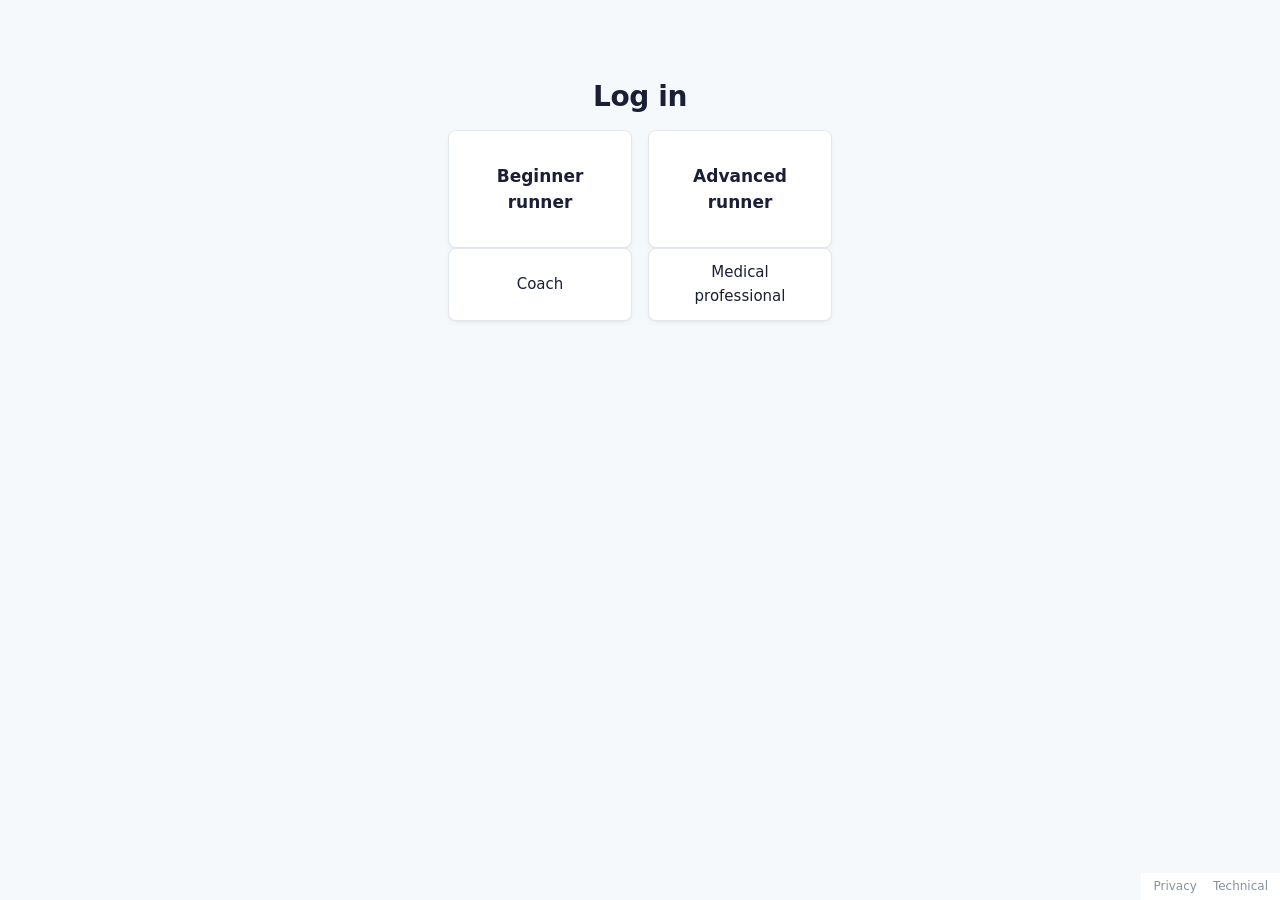
<file: site/index.html>
<!doctype html>
<html lang="en">
<head>
<meta charset="utf-8">
<meta name="viewport" content="width=device-width, initial-scale=1">
<title>RunTracker (Prototype)</title>
<link rel="stylesheet" href="css/tokens.css">
<link rel="stylesheet" href="css/components.css">
<script src="sidebar.js"></script>
<script id="auth-gate">
// No sidebar until a role is picked; set before the first paint so the login screen never flashes it.
try { if (!localStorage.getItem("runtracker_session")) document.documentElement.classList.add("logged-out"); }
catch (e) { document.documentElement.classList.add("logged-out"); }
</script>
</head>
<body>

<div class="shell">
<aside class="sidebar">
  <div class="sidebar-head">
    <div class="brand-block">
      <span class="brand">RunTracker</span>
      <span id="whoami" class="brand-sub"></span>
    </div>
    <button type="button" class="sidebar-toggle" aria-label="Collapse sidebar" aria-expanded="true"><svg viewBox="0 0 16 16" aria-hidden="true"><rect x="2" y="2.5" width="12" height="11" rx="1.5"/><path d="M6 2.5v11"/><path d="M10.5 6.5 9 8l1.5 1.5"/></svg></button>
  </div>
  <div id="runner-mode-toggle" class="persona-tabs mode-switch" role="group" aria-label="Runner mode" hidden>
    <button type="button" data-mode="Beginner" aria-pressed="false">Beginner</button>
    <button type="button" data-mode="Expert" aria-pressed="false">Expert</button>
  </div>
  <nav class="side-nav" id="main-nav" aria-label="Site">
    <a href="#dashboard" data-section="dashboard" aria-current="page" class="active"><svg viewBox="0 0 16 16" aria-hidden="true"><rect x="2" y="2" width="5" height="5" rx="1"/><rect x="9" y="2" width="5" height="5" rx="1"/><rect x="2" y="9" width="5" height="5" rx="1"/><rect x="9" y="9" width="5" height="5" rx="1"/></svg><span class="nav-label">Dashboard</span></a>
    <a href="#history" data-section="history" data-runner-only hidden><svg viewBox="0 0 16 16" aria-hidden="true"><circle cx="8" cy="8" r="5.5"/><path d="M8 5v3l2 1.5"/></svg><span class="nav-label">Run history</span></a>
  </nav>
  <nav class="side-nav side-nav--bottom" aria-label="Account">
    <a href="settings.html"><svg viewBox="0 0 16 16" aria-hidden="true"><circle cx="8" cy="8" r="2.2"/><path d="M8 2v2M8 12v2M2 8h2M12 8h2M3.8 3.8l1.4 1.4M10.8 10.8l1.4 1.4M12.2 3.8l-1.4 1.4M5.2 10.8l-1.4 1.4"/></svg><span class="nav-label">Settings</span></a>
    <a href="#" id="logout-link"><svg viewBox="0 0 16 16" aria-hidden="true"><path d="M6.5 2.5h-3v11h3"/><path d="M10 5l3 3-3 3"/><path d="M13 8H6.5"/></svg><span class="nav-label">Log out</span></a>
  </nav>
</aside>

<div class="shell-main">

<div id="login-screen" class="page auth-screen">
  <h1>Log in</h1>
  <div class="cards">
    <button type="button" class="role-card role-card--large" data-role="Beginner runner">Beginner runner</button>
    <button type="button" class="role-card role-card--large" data-role="Advanced runner">Advanced runner</button>
  </div>
  <div class="cards">
    <button type="button" class="role-card" data-role="Coach">Coach</button>
    <button type="button" class="role-card" data-role="Medical professional">Medical professional</button>
  </div>
</div>

<div id="app" class="page" hidden>
  <section id="random-run-summary" class="panel" hidden>
    <h3>Last run</h3>
    <p id="random-run-text" aria-live="polite">Loading your last run…</p>
  </section>

  <section id="run-history" class="panel" hidden>
    <div id="run-history-view">
      <div class="run-head">
        <h3>Run history</h3>
        <button type="button" id="run-search-open" class="btn btn--primary" style="margin-top:0">Search runs</button>
      </div>
      <ul id="run-history-list" class="run-list" aria-live="polite"><li>Loading runs…</li></ul>
    </div>
    <div id="run-search" hidden>
      <div class="run-head">
        <h3>Search runs</h3>
        <button type="button" id="run-search-close" class="btn btn--primary" style="margin-top:0">Close</button>
      </div>
      <input type="search" id="run-search-input" class="text-input" placeholder="Runner id, type (intense/steady/recovery) or value (e.g. 45 min, 8.2 km)" aria-label="Search runs">
      <div id="run-search-count"></div>
      <ul id="run-search-list" class="run-list"></ul>
    </div>
  </section>

  <section id="kpi-panel" class="panel" hidden>
    <div class="run-head">
      <h3>My training KPIs</h3>
      <span>
        <label class="field-label" for="kpi-runner-input">Runner ID</label>
        <input type="text" id="kpi-runner-input" class="text-input" style="width:8rem" inputmode="numeric" aria-label="Runner ID">
        <button type="button" id="kpi-runner-show" class="btn btn--primary" style="margin-top:0">Show</button>
      </span>
    </div>
    <p id="kpi-meta" aria-live="polite">Loading KPIs…</p>
    <div id="kpi-cards" class="kpi-cards"></div>
  </section>

  <dialog id="why-dialog" class="why-dialog" aria-labelledby="why-title">
    <div class="why-head">
      <h3 id="why-title">Why we show this</h3>
      <button type="button" id="why-close" class="btn" aria-label="Close">Close</button>
    </div>
    <div id="why-body"></div>
  </dialog>

</div>


</div>
</div>

<script src="summary.js"></script>
<script>
// ---------- fake auth (no real backend) ----------
var SESSION_KEY = "runtracker_session";
var RUNNER_MODE_KEY = "runtracker_runner_mode";
var RUNNER_ROLES = ["Beginner runner", "Advanced runner"];
var ROLE_TO_MODE = { "Beginner runner": "Beginner", "Advanced runner": "Expert" };

function getSession() {
  try { return JSON.parse(localStorage.getItem(SESSION_KEY)); } catch (e) { return null; }
}

function isRunner(session) {
  return !!session && RUNNER_ROLES.indexOf(session.role) !== -1;
}

// Last toggled value first, then the login-page role, then "Beginner".
function getRunnerMode(session) {
  var stored = localStorage.getItem(RUNNER_MODE_KEY);
  if (stored === "Beginner" || stored === "Expert") return stored;
  return ROLE_TO_MODE[session.role] || "Beginner";
}

function setRunnerModeButtons(mode) {
  document.querySelectorAll("#runner-mode-toggle button").forEach(function (btn) {
    btn.classList.toggle("active", btn.dataset.mode === mode);
    btn.setAttribute("aria-pressed", String(btn.dataset.mode === mode)); // the CSS also styles aria-pressed="true"
  });
}

// The sidebar only exists for a logged-in user (see the auth-gate script in <head>).
function setLoggedOut(on) {
  if (!document.documentElement) return;
  document.documentElement.classList.toggle("logged-out", on);
  document.documentElement.classList.toggle("no-session", on); // shows/hides the Log out section
}

function showLogin() {
  setLoggedOut(true);
  document.getElementById("app").hidden = true;
  document.getElementById("login-screen").hidden = false;
  // Forget any remembered UI state from the previous user.
  document.querySelectorAll("#runner-mode-toggle button").forEach(function (btn) {
    btn.classList.remove("active");
    btn.setAttribute("aria-pressed", "false");
  });
  document.getElementById("whoami").textContent = "";
}

// Sections in the sidebar: "dashboard" (last run + KPIs) and "history" (run history + search, runners only).
var currentSection = "dashboard";

function sectionFromHash() {
  return typeof location !== "undefined" && location.hash === "#history" ? "history" : "dashboard";
}

function showSection(name) {
  var runner = isRunner(getSession());
  if (name !== "history" || !runner) name = "dashboard";
  currentSection = name;
  document.querySelectorAll("#main-nav a").forEach(function (a) {
    var on = a.dataset.section === name;
    a.classList.toggle("active", on);
    if (on) a.setAttribute("aria-current", "page"); else a.removeAttribute("aria-current");
  });
  document.getElementById("random-run-summary").hidden = !(runner && name === "dashboard");
  document.getElementById("kpi-panel").hidden = !(runner && name === "dashboard");
  document.getElementById("run-history").hidden = !(runner && name === "history");
  if (name !== "history") closeSearch();
  // Keep the address in step so refresh / back return to the same section.
  if (typeof history !== "undefined" && history.replaceState && typeof location !== "undefined") {
    var want = name === "history" ? "#history" : "";
    if (location.hash !== want) history.replaceState(null, "", location.pathname + location.search + want);
  }
}

function showApp(session) {
  setLoggedOut(false);
  document.getElementById("login-screen").hidden = true;
  var app = document.getElementById("app");
  app.hidden = false;
  app.dataset.theme = session.role; // persona accent colors
  document.getElementById("whoami").textContent = isRunner(session) ? "Runner" : session.role; // sidebar subtitle
  document.getElementById("runner-mode-toggle").hidden = !isRunner(session);
  if (isRunner(session)) setRunnerModeButtons(getRunnerMode(session));
  document.querySelectorAll("#main-nav a[data-runner-only]").forEach(function (a) { a.hidden = !isRunner(session); });
  kpiRunner = null;
  document.getElementById("kpi-runner-input").value = "";
  closeSearch();
  showSection(sectionFromHash());
  if (isRunner(session)) {
    showLastRun(session); // also builds/shows the run history (once per page load)
    renderKpis(session);
  }
}

document.querySelectorAll(".role-card").forEach(function (card) {
  card.addEventListener("click", function () {
    var session = { role: card.dataset.role, loggedInAt: new Date().toISOString() };
    localStorage.setItem(SESSION_KEY, JSON.stringify(session));
    showApp(session);
  });
});

document.getElementById("logout-link").addEventListener("click", function (e) {
  e.preventDefault();
  localStorage.removeItem(SESSION_KEY);
  localStorage.removeItem(RUNNER_MODE_KEY); // forget the logged-out user's settings
  showLogin();
  closeSearch();
  document.getElementById("run-history").hidden = true;
  document.getElementById("kpi-panel").hidden = true;
  document.getElementById("random-run-summary").hidden = true;
  if (typeof history !== "undefined" && history.replaceState && typeof location !== "undefined" && location.hash) {
    history.replaceState(null, "", location.pathname + location.search); // next login starts on the dashboard
  }
});

// ---------- runner mode toggle (Beginner / Expert) ----------
document.getElementById("runner-mode-toggle").addEventListener("click", function (e) {
  var btn = e.target.closest("button[data-mode]");
  if (!btn || btn.classList.contains("active")) return;
  var mode = btn.dataset.mode;
  localStorage.setItem(RUNNER_MODE_KEY, mode);
  setRunnerModeButtons(mode);
  // Re-write the shown run summary in the newly chosen mode.
  if (currentTriples) {
    document.getElementById("random-run-text").textContent = RunSummary.buildSummary(currentTriples, mode);
  }
  var session = getSession();
  if (isRunner(session)) renderKpis(session); // Beginner and Expert show different KPI cards
});

// ---------- last run (runners only; logic in summary.js) (runners only; logic in summary.js) ----------
var workoutRows = null;
var currentTriples = null; // triples of the run currently shown

function loadWorkouts() {
  if (workoutRows) return Promise.resolve(workoutRows);
  return fetch("data/workouts.csv")
    .then(function (r) {
      if (!r.ok) throw new Error("HTTP " + r.status);
      return r.text();
    })
    .then(function (text) {
      workoutRows = RunSummary.parseCsv(text);
      if (!workoutRows.length) throw new Error("no rows in file");
      // Per-run k-means labels (analysis/run_types) for the focus sentence.
      // Optional: the dashboard still works without them (no focus shown).
      var labels = fetch("data/run_types.csv")
        .then(function (r) { if (!r.ok) throw new Error("HTTP " + r.status); return r.text(); })
        .then(function (t) { RunSummary.setRunTypes(RunSummary.parseCsv(t)); });
      return labels.catch(function () {}).then(function () { return workoutRows; });
    });
}

// Shows the newest run of the history (same single runner); called when the dashboard is shown.
function showLastRun(session) {
  var out = document.getElementById("random-run-text");
  currentTriples = null;
  out.textContent = "Loading your last run…";
  ensureRunHistory().then(function (runs) {
    document.getElementById("whoami").textContent = "Runner · ID " + runs[0].athlete;
    var triples = runs[0].triples; // history is sorted newest first
    currentTriples = triples;
    var mode = getRunnerMode(session);
    out.textContent = RunSummary.buildSummary(triples, mode);
  }).catch(function (err) {
    out.textContent = "Could not load run data (data/workouts.csv): " + err.message +
      ". If you opened this page as a local file, serve the folder with a static web server instead.";
  });
}

// ---------- KPI cards (runners only; maths in summary.js, real workouts.csv data of ONE runner) ----------
var tsMap = null, tsPromise = null;   // timeseries.csv, loaded lazily (Expert mode only)
var kpiRunner = null;                 // runner typed in the box; null = the run-history runner
var kpiToken = 0;                     // ignore results of superseded renders

function loadTimeseries() {
  if (tsMap) return Promise.resolve(tsMap);
  if (!tsPromise) {
    tsPromise = fetch("data/timeseries.csv")
      .then(function (r) {
        if (!r.ok) throw new Error("HTTP " + r.status);
        return r.text();
      })
      .then(function (text) { tsMap = RunSummary.parseTimeseries(text); return tsMap; })
      .catch(function (err) { tsPromise = null; throw err; });
  }
  return tsPromise;
}

var lastCards = null; // re-drawn on resize so the SVG charts match the card width

function drawKpiCards(cards) {
  var box = document.getElementById("kpi-cards");
  box.textContent = "";
  lastCards = cards;
  cards.forEach(function (c) {
    var div = document.createElement("div");
    div.className = "kpi-card" + (c.placeholder ? " kpi-card--placeholder" : "") + (c.wide ? " kpi-card--wide" : "");
    div.dataset.kpi = c.id;
    var head = el("div", "kpi-card__head");
    head.appendChild(el("h4", "", c.title));
    if (c.reason) {
      var why = el("button", "btn-why", "Why this?");
      why.type = "button";
      why.setAttribute("aria-haspopup", "dialog");
      why.addEventListener("click", function () { openReason(c); });
      head.appendChild(why);
    }
    div.appendChild(head);
    if (c.stats) div.appendChild(statsEl(c.stats));
    if (c.zones) div.appendChild(zonesEl(c.zones));
    if (c.weekZones) div.appendChild(weekZonesChart(c.weekZones));
    if (c.scatter) div.appendChild(strainScatterChart(c.scatter));
    if (c.bars) div.appendChild(barsEl(c.bars));
    // Lines after the first `collapse` ones go under a "Details" toggle.
    var cut = c.collapse || c.lines.length;
    div.appendChild(linesEl(c.lines.slice(0, cut)));
    if (c.lines.length > cut) {
      var det = document.createElement("details");
      var sum = document.createElement("summary");
      sum.textContent = "Details";
      det.appendChild(sum);
      det.appendChild(linesEl(c.lines.slice(cut)));
      div.appendChild(det);
    }
    box.appendChild(div);
  });
}

function el(tag, cls, text) {
  var e = document.createElement(tag);
  if (cls) e.className = cls;
  if (text !== undefined) e.textContent = text;
  return e;
}

function statsEl(stats) {
  var wrap = el("div", "kpi-stats");
  stats.forEach(function (s) {
    var d = el("div", "kpi-stat");
    d.appendChild(el("b", "", s.value));
    d.appendChild(el("span", "", s.label));
    wrap.appendChild(d);
  });
  return wrap;
}

// Stacked low/moderate/high bar per row (percent text inside the segment when wide enough).
function zonesEl(zones) {
  var wrap = el("div", "kpi-zones");
  wrap.appendChild(el("div", "kpi-sub", "Time in heart rate zones"));
  zones.forEach(function (z) {
    var row = el("div", "zone-row");
    row.appendChild(el("span", "", z.label));
    var bar = el("div", "zonebar");
    [["low", "z-low"], ["mod", "z-mod"], ["high", "z-high"]].forEach(function (k) {
      var seg = el("i", k[1], z[k[0]] >= 0.1 ? Math.round(z[k[0]] * 100) + "%" : "");
      seg.style.width = (z[k[0]] * 100) + "%";
      seg.title = k[0] + " " + Math.round(z[k[0]] * 100) + " %";
      bar.appendChild(seg);
    });
    row.appendChild(bar);
    wrap.appendChild(row);
  });
  var legend = el("div", "zone-legend");
  legend.appendChild(document.createTextNode("Zones: "));
  [["Recovery", "badge-intensity--recovery"], ["Steady", "badge-intensity--steady"], ["Intensive", "badge-intensity--intensive"]].forEach(function (b) {
    legend.appendChild(document.createTextNode(" "));
    legend.appendChild(el("em", "badge-intensity " + b[1], b[0]));
  });
  wrap.appendChild(legend);
  return wrap;
}

function barsEl(bars) {
  var wrap = el("div", "kpi-bars"), max = 0;
  bars.items.forEach(function (it) { if (it.value > max) max = it.value; });
  wrap.appendChild(el("div", "kpi-sub", bars.title));
  bars.items.forEach(function (it) {
    var row = el("div", "bar-row");
    row.appendChild(el("span", "", it.label));
    var track = el("div", "bar-track"), fill = el("div", "bar-fill " + (it.cls || ""));
    fill.style.width = (max > 0 ? Math.max(it.value / max * 100, it.value > 0 ? 2 : 0) : 0) + "%";
    track.appendChild(fill);
    row.appendChild(track);
    row.appendChild(el("span", "", it.text));
    wrap.appendChild(row);
  });
  return wrap;
}

// ---------- SVG charts (Expert cards) ----------
var SVG_NS = "http://www.w3.org/2000/svg";
var chartSeq = 0;

function svgEl(tag, attrs, cls) {
  var e = document.createElementNS(SVG_NS, tag);
  Object.keys(attrs || {}).forEach(function (k) { e.setAttribute(k, attrs[k]); });
  if (cls) e.setAttribute("class", cls);
  return e;
}
function svgText(x, y, str, anchor, cls) {
  var t = svgEl("text", { x: x, y: y, "text-anchor": anchor || "start" }, cls);
  t.textContent = str;
  return t;
}
function fmt1(v) { return (Math.round(v * 10) / 10).toFixed(1); }
function signedStr(v) { return (v >= 0 ? "+" : "") + fmt1(v); }
// Wide cards span the KPI grid; subtract the card padding + border.
function chartWidth() {
  var w = document.getElementById("kpi-cards").clientWidth || 640;
  return Math.max(280, Math.min(w - 34, 960));
}
function niceTicks(lo, hi, count) {
  var raw = (hi - lo) / count, mag = Math.pow(10, Math.floor(Math.log(raw) / Math.LN10)), n = raw / mag;
  var step = (n < 1.5 ? 1 : n < 3 ? 2 : n < 7 ? 5 : 10) * mag, out = [];
  var dLo = Math.floor(lo / step) * step, dHi = Math.ceil(hi / step) * step;
  for (var v = dLo; v <= dHi + step / 2; v += step) out.push(Math.round(v * 1e6) / 1e6);
  return { ticks: out, lo: dLo, hi: dHi };
}
// Rect with 4px rounded top corners, square at the baseline.
function topRounded(x, y, w, h, r) {
  r = Math.min(r, h, w / 2);
  return "M" + x + "," + (y + h) + "V" + (y + r) + "Q" + x + "," + y + " " + (x + r) + "," + y +
    "H" + (x + w - r) + "Q" + (x + w) + "," + y + " " + (x + w) + "," + (y + r) + "V" + (y + h) + "Z";
}
function legendEl(items) {
  var lg = el("div", "chart-legend");
  items.forEach(function (it) {
    var s = el("span");
    s.appendChild(el("i", it.cls));
    s.appendChild(document.createTextNode(it.label));
    lg.appendChild(s);
  });
  return lg;
}
// Hover + keyboard focus tooltip on a hit target; the first line is the value (bold).
function attachTip(wrap, tip, hit, marks, lines, x, y, width) {
  function show() {
    tip.textContent = "";
    tip.appendChild(el("b", "", lines[0]));
    lines.slice(1).forEach(function (l) { tip.appendChild(el("div", "", l)); });
    tip.style.left = (x > width / 2 ? x - 12 : x + 12) + "px";
    tip.style.top = Math.max(y - 12, 0) + "px";
    tip.style.transform = x > width / 2 ? "translateX(-100%)" : "none";
    tip.hidden = false;
    marks.forEach(function (m) { m.classList.add("is-hover"); });
  }
  function hide() {
    tip.hidden = true;
    marks.forEach(function (m) { m.classList.remove("is-hover"); });
  }
  hit.addEventListener("pointerenter", show);
  hit.addEventListener("focus", show);
  hit.addEventListener("pointerleave", hide);
  hit.addEventListener("blur", hide);
}
function tableView(head, rows) {
  var det = el("details", "chart-table");
  det.appendChild(el("summary", "", "Table view"));
  var table = el("table", "data-table"), thead = el("thead"), tr = el("tr");
  head.forEach(function (h, i) { tr.appendChild(el("th", i > 0 ? "num" : "", h)); });
  thead.appendChild(tr);
  table.appendChild(thead);
  var tbody = el("tbody");
  rows.forEach(function (r) {
    var row = el("tr", "data-row");
    r.forEach(function (v, i) { row.appendChild(el("td", i > 0 ? "num" : "", v)); });
    tbody.appendChild(row);
  });
  table.appendChild(tbody);
  det.appendChild(table);
  return det;
}
function chartShell(title) {
  var wrap = el("div", "chart");
  wrap.appendChild(el("div", "kpi-sub", title));
  return wrap;
}

var SOURCE_SHORT = { "estimate": "est.", "time-series": "series", "mixed": "mixed", "rest": "" };

// Chart 4: per-week 100 % stacked columns (low bottom, moderate, high) with the ~80 % low reference line.
function weekZonesChart(wz) {
  var wrap = chartShell("Time in heart rate zones per week, last " + wz.weeks.length + " weeks");
  wrap.appendChild(legendEl([
    { cls: "key-low", label: "Low (< 80 % HRmax)" },
    { cls: "key-mod", label: "Moderate (80–90 %)" },
    { cls: "key-high", label: "High (≥ 90 %)" },
    { cls: "line key-ref", label: Math.round(wz.target * 100) + " % low-intensity reference" }
  ]));
  var W = chartWidth(), H = 210, m = { l: 40, r: 56, t: 14, b: 38 }, ph = H - m.t - m.b, pw = W - m.l - m.r;
  var base = m.t + ph;
  function y(p) { return m.t + ph * (1 - p); }
  var svg = svgEl("svg", { width: W, height: H, viewBox: "0 0 " + W + " " + H, role: "img",
    "aria-label": "Weekly share of time in low, moderate and high heart rate zones; low share over the period " +
      (wz.lowShare === null ? "n/a" : Math.round(wz.lowShare * 100) + " %") + " against an " + Math.round(wz.target * 100) + " % reference." });
  [0, 0.25, 0.5, 0.75, 1].forEach(function (p) {
    svg.appendChild(svgEl("line", { x1: m.l, x2: W - m.r, y1: y(p), y2: y(p) }, p === 0 ? "axis" : "grid"));
    svg.appendChild(svgText(m.l - 6, y(p) + 4, Math.round(p * 100) + " %", "end"));
  });
  var tip = el("div", "chart-tip");
  tip.hidden = true;
  var slot = pw / wz.weeks.length, bw = Math.min(24, slot * 0.6), GAP = 2;
  wz.weeks.forEach(function (w, i) {
    var cx = m.l + slot * (i + 0.5), x0 = cx - bw / 2;
    svg.appendChild(svgText(cx, base + 15, w.label.slice(5), "middle"));
    svg.appendChild(svgText(cx, base + 29, SOURCE_SHORT[w.source], "middle"));
    if (!w.runs) { svg.appendChild(svgText(cx, base - 6, "rest", "middle")); return; }
    var parts = [["low", "seg-low"], ["mod", "seg-mod"], ["high", "seg-high"]].filter(function (p) { return w[p[0]] * ph >= 0.5; });
    var y0 = base, marks = [];
    parts.forEach(function (p, j) {
      var h = w[p[0]] * ph, top = y0 - h, bottom = j === 0 ? y0 : y0 - GAP;
      var seg = j === parts.length - 1
        ? svgEl("path", { d: topRounded(x0, top, bw, Math.max(bottom - top, 0), 4) }, "mark " + p[1])
        : svgEl("rect", { x: x0, y: top, width: bw, height: Math.max(bottom - top, 0) }, "mark " + p[1]);
      svg.appendChild(seg);
      marks.push(seg);
      y0 = top;
    });
    var hit = svgEl("rect", { x: cx - slot / 2, y: m.t, width: slot, height: ph, tabindex: 0,
      "aria-label": w.label + ": low " + Math.round(w.low * 100) + " %, moderate " + Math.round(w.mod * 100) + " %, high " + Math.round(w.high * 100) + " %" }, "hit");
    attachTip(wrap, tip, hit, marks, [
      "Low " + Math.round(w.low * 100) + " % · mod " + Math.round(w.mod * 100) + " % · high " + Math.round(w.high * 100) + " %",
      w.label + ": " + w.runs + (w.runs === 1 ? " run, " : " runs, ") + Math.round(w.minutes) + " min",
      "Zones from: " + (w.source === "estimate" ? "summary estimate" : w.source)
    ], cx, y0, W);
    svg.appendChild(hit);
  });
  svg.appendChild(svgEl("line", { x1: m.l, x2: W - m.r, y1: y(wz.target), y2: y(wz.target) }, "ref"));
  svg.appendChild(svgText(W - m.r + 6, y(wz.target) + 4, Math.round(wz.target * 100) + " % low", "start", "strong"));
  wrap.appendChild(svg);
  wrap.appendChild(tip);
  wrap.appendChild(el("p", "chart-note",
    "Each column is one week (minute-weighted). The green part reaching the line means about 80 % easy running. " +
    "Under the week: est. = zones estimated from the run summary, series = measured from the heart-rate time series."));
  wrap.appendChild(tableView(["Week", "Runs", "Minutes", "Low %", "Moderate %", "High %", "Zones from"], wz.weeks.map(function (w) {
    return w.runs
      ? [w.label, String(w.runs), String(Math.round(w.minutes)), String(Math.round(w.low * 100)), String(Math.round(w.mod * 100)),
        String(Math.round(w.high * 100)), w.source === "estimate" ? "summary estimate" : w.source]
      : [w.label, "0", "0", "–", "–", "–", "rest"];
  })));
  return wrap;
}

// Chart 6: every run as heart rate vs speed, with the expected-HR line and the flag zone (>= +5 bpm above it).
function strainScatterChart(sc) {
  var pts = sc.points, wrap = chartShell("Heart rate vs speed, all " + pts.length + " runs");
  var nLatest = pts.filter(function (p) { return p.group === "latest"; }).length;
  wrap.appendChild(legendEl([
    { cls: "dot key-earlier", label: "Earlier runs (baseline)" },
    { cls: "dot key-latest", label: "Latest " + nLatest + " runs" },
    { cls: "dot key-flag", label: "Flagged run" },
    { cls: "line key-trend", label: sc.model === "line" ? "Expected HR for that speed" : "Expected HR (mean of earlier runs)" },
    { cls: "zone key-flag-zone", label: "Flag zone (≥ +" + sc.flagBpm + " bpm above expected)" }
  ]));
  function expectedAt(s) { return sc.fit ? sc.fit.a + sc.fit.b * s : sc.baseHr; }
  var sx = pts.map(function (p) { return p.speed; }), sMin = Math.min.apply(null, sx), sMax = Math.max.apply(null, sx);
  var xpad = Math.max((sMax - sMin) * 0.08, 0.3), xt = niceTicks(sMin - xpad, sMax + xpad, 5);
  var hy = [];
  pts.forEach(function (p) { hy.push(p.hr, p.expected + sc.flagBpm); });
  var yt = niceTicks(Math.min.apply(null, pts.map(function (p) { return Math.min(p.hr, p.expected); })) - 3, Math.max.apply(null, hy) + 3, 5);
  var W = chartWidth(), H = 270, m = { l: 48, r: 16, t: 12, b: 42 }, ph = H - m.t - m.b, pw = W - m.l - m.r;
  function X(v) { return m.l + (v - xt.lo) / (xt.hi - xt.lo) * pw; }
  function Y(v) { return m.t + ph * (1 - (v - yt.lo) / (yt.hi - yt.lo)); }
  var flagged = pts.filter(function (p) { return p.flag; }).length;
  var svg = svgEl("svg", { width: W, height: H, viewBox: "0 0 " + W + " " + H, role: "img",
    "aria-label": "Scatter of average heart rate against average speed for " + pts.length + " runs; " + flagged + " of the latest " + nLatest + " runs are in the flag zone." });
  var clipId = "clip-strain-" + (++chartSeq), defs = svgEl("defs"), clip = svgEl("clipPath", { id: clipId });
  clip.appendChild(svgEl("rect", { x: m.l, y: m.t, width: pw, height: ph }));
  defs.appendChild(clip);
  svg.appendChild(defs);
  yt.ticks.forEach(function (v) {
    svg.appendChild(svgEl("line", { x1: m.l, x2: W - m.r, y1: Y(v), y2: Y(v) }, "grid"));
    svg.appendChild(svgText(m.l - 6, Y(v) + 4, String(v), "end"));
  });
  svg.appendChild(svgEl("line", { x1: m.l, x2: W - m.r, y1: m.t + ph, y2: m.t + ph }, "axis"));
  xt.ticks.forEach(function (v) { svg.appendChild(svgText(X(v), m.t + ph + 15, String(v), "middle")); });
  svg.appendChild(svgText(m.l + pw / 2, H - 4, "Average speed (km/h)", "middle"));
  var yl = svgText(0, 0, "Average heart rate (bpm)", "middle");
  yl.setAttribute("transform", "translate(12," + (m.t + ph / 2) + ") rotate(-90)");
  svg.appendChild(yl);
  var plot = svgEl("g", { "clip-path": "url(#" + clipId + ")" });
  var e0 = expectedAt(xt.lo), e1 = expectedAt(xt.hi);
  plot.appendChild(svgEl("path", { d: "M" + X(xt.lo) + "," + Y(e0 + sc.flagBpm) + "L" + X(xt.hi) + "," + Y(e1 + sc.flagBpm) +
    "L" + X(xt.hi) + "," + m.t + "L" + X(xt.lo) + "," + m.t + "Z" }, "flag-zone"));
  plot.appendChild(svgEl("line", { x1: X(xt.lo), y1: Y(e0), x2: X(xt.hi), y2: Y(e1) }, "trend"));
  svg.appendChild(plot);
  svg.appendChild(svgText(m.l + 6, m.t + 14, "flag zone", "start"));
  var tip = el("div", "chart-tip");
  tip.hidden = true;
  var order = { earlier: 0, latest: 1 }, newest = pts[pts.length - 1];
  pts.slice().sort(function (a, b) { return (order[a.group] + (a.flag ? 1 : 0)) - (order[b.group] + (b.flag ? 1 : 0)); }).forEach(function (p) {
    var cx = X(p.speed), cy = Y(p.hr);
    // Flagged dots are larger and labelled: red vs the focus green is close for protan readers.
    var dot = svgEl("circle", { cx: cx, cy: cy, r: p.flag ? 6.5 : 4.5 }, "mark dot " + (p.flag ? "dot--flag" : "dot--" + p.group));
    svg.appendChild(dot);
    var label = p.flag ? "flag " + signedStr(p.resid) : p === newest ? "latest run" : "";
    if (label) svg.appendChild(svgText(cx + 8, cy - 7, label, "start", "strong"));
    var hit = svgEl("circle", { cx: cx, cy: cy, r: 12, tabindex: 0,
      "aria-label": p.date + ": HR " + Math.round(p.hr) + " bpm at " + fmt1(p.speed) + " km/h, " + signedStr(p.resid) + " bpm vs expected" }, "hit");
    attachTip(wrap, tip, hit, [dot], [
      "HR " + Math.round(p.hr) + " bpm at " + fmt1(p.speed) + " km/h",
      p.date + " · pace " + RunSummary.fmtPace(p.pace) + " /km",
      "Expected " + Math.round(p.expected) + " bpm (" + signedStr(p.resid) + " bpm)" + (p.flag ? " · FLAG" : ""),
      p.group === "latest" ? "One of the latest " + nLatest + " runs" : "Earlier run (baseline)"
    ], cx, cy, W);
    svg.appendChild(hit);
  });
  wrap.appendChild(svg);
  wrap.appendChild(tip);
  wrap.appendChild(el("p", "chart-note", sc.model === "line"
    ? "The line is the heart rate you usually have at each speed (fitted on the earlier runs). A latest run far above it cost more heart beats than usual for that speed."
    : "Speeds hardly vary between the earlier runs, so the expected heart rate is their mean."));
  wrap.appendChild(tableView(["Date", "Speed km/h", "Pace /km", "HR bpm", "Expected bpm", "Difference", "Group"], pts.slice().reverse().map(function (p) {
    return [p.date, fmt1(p.speed), RunSummary.fmtPace(p.pace), String(Math.round(p.hr)), String(Math.round(p.expected)),
      signedStr(p.resid) + (p.flag ? " FLAG" : ""), p.group === "latest" ? "latest" : "earlier"];
  })));
  return wrap;
}

// ---------- "Why this?" reasoning popup ----------
function openReason(card) {
  var dlg = document.getElementById("why-dialog"), body = document.getElementById("why-body");
  document.getElementById("why-title").textContent = "Why we show: " + card.title;
  body.textContent = "";
  card.reason.why.forEach(function (p) { body.appendChild(el("p", "", p)); });
  if (card.reason.caveat) body.appendChild(el("p", "why-caveat", card.reason.caveat));
  body.appendChild(el("h4", "", "Sources"));
  var ul = el("ul", "why-sources");
  card.reason.sources.forEach(function (key) {
    var s = RunSummary.SOURCES[key];
    if (!s) return;
    var li = el("li");
    li.appendChild(el("b", "", s.cite + ". "));
    li.appendChild(document.createTextNode(s.title + (/[.?!]$/.test(s.title) ? " " : ". ")));
    if (s.link) {
      var a = el("a", "", s.link.indexOf("doi.org") >= 0 ? "DOI" : "Link");
      a.href = s.link; a.target = "_blank"; a.rel = "noopener";
      li.appendChild(a);
      li.appendChild(document.createTextNode(" · "));
    }
    var bib = el("a", "", "BibTeX");
    bib.href = "sources.html#" + key;
    li.appendChild(bib);
    ul.appendChild(li);
  });
  body.appendChild(ul);
  if (typeof dlg.showModal === "function") dlg.showModal(); else dlg.setAttribute("open", "");
}

document.getElementById("why-close").addEventListener("click", function () {
  var dlg = document.getElementById("why-dialog");
  if (typeof dlg.close === "function") dlg.close(); else dlg.removeAttribute("open");
});

if (typeof window !== "undefined" && window.addEventListener) {
  var resizeTimer = null;
  window.addEventListener("resize", function () {
    clearTimeout(resizeTimer);
    resizeTimer = setTimeout(function () {
      if (lastCards && !document.getElementById("kpi-panel").hidden) drawKpiCards(lastCards);
    }, 150);
  });
}

// A trailing " FLAG" in a line becomes a red badge.
function linesEl(lines) {
  var ul = document.createElement("ul");
  lines.forEach(function (line) {
    var li = document.createElement("li"), i = line.indexOf(" FLAG");
    if (i < 0) li.textContent = line;
    else {
      li.appendChild(document.createTextNode(line.slice(0, i) + " "));
      li.appendChild(el("em", "badge", "FLAG"));
      li.appendChild(document.createTextNode(line.slice(i + 5)));
    }
    ul.appendChild(li);
  });
  return ul;
}

function renderKpis(session) {
  var mode = getRunnerMode(session), token = ++kpiToken;
  var meta = document.getElementById("kpi-meta");
  meta.textContent = "Loading KPIs…";
  document.getElementById("kpi-cards").textContent = "";
  var tsNote = "";
  ensureRunHistory().then(function (runs) {
    var uid = kpiRunner || runs[0].athlete;
    return Promise.all([
      loadWorkouts(),
      mode === "Expert"
        ? loadTimeseries().catch(function (err) { tsNote = " Time-series file not loaded (" + err.message + "): all zones are estimated."; return null; })
        : Promise.resolve(null)
    ]).then(function (res) { return { uid: uid, rows: res[0], ts: res[1] }; });
  }).then(function (d) {
    if (token !== kpiToken) return;
    var ctx = RunSummary.buildKpiContext(d.rows, d.uid, d.ts);
    if (!ctx) {
      meta.textContent = "No usable runs found for runner " + d.uid + ".";
      return;
    }
    var first = ctx.runs[0].date, last = ctx.runs[ctx.runs.length - 1].date;
    meta.textContent = "Runner " + ctx.athlete + ": " + ctx.runs.length + " runs from " + first + " to " + last +
      " (real start dates from workouts.csv)." + tsNote;
    drawKpiCards(RunSummary.kpiCards(ctx, mode));
  }).catch(function (err) {
    if (token !== kpiToken) return;
    meta.textContent = "Could not load KPI data: " + err.message;
  });
}

document.getElementById("kpi-runner-show").addEventListener("click", function () {
  var v = document.getElementById("kpi-runner-input").value.trim();
  var session = getSession();
  if (!v || !isRunner(session)) return;
  kpiRunner = v;
  renderKpis(session);
});

// ---------- run history + search (runners only; mapping in summary.js) ----------
var HISTORY_SIZE = 10;
var WEEK_MS = 7 * 24 * 3600 * 1000;
var historyRuns = null;   // generated once per page load, newest first
var runIndex = null;      // triples-mapped index of the full CSV, built lazily

function pad2(n) { return n < 10 ? "0" + n : "" + n; }
function fmtWhen(d) {
  return d.getFullYear() + "-" + pad2(d.getMonth() + 1) + "-" + pad2(d.getDate()) + " " +
    pad2(d.getHours()) + ":" + pad2(d.getMinutes());
}

function renderRunItems(ul, runs, withTime) {
  ul.textContent = "";
  runs.forEach(function (r) {
    var li = document.createElement("li");
    if (withTime) {
      var w = document.createElement("span");
      w.className = "when";
      w.textContent = fmtWhen(r.when);
      li.appendChild(w);
    }
    li.appendChild(document.createTextNode(RunSummary.formatRun(r) + (withTime ? "" : " — runner " + r.athlete)));
    ul.appendChild(li);
  });
}

function setListMessage(ul, msg) {
  ul.textContent = "";
  var li = document.createElement("li");
  li.textContent = msg;
  ul.appendChild(li);
}

// Generated once per page load: ONE random runner's runs, timestamps within the last 7 days.
// Returns a promise of the runs (newest first); the first one is the "Last run".
var historyPromise = null;
function ensureRunHistory() {
  var ul = document.getElementById("run-history-list");
  if (historyRuns) { renderRunItems(ul, historyRuns, true); return Promise.resolve(historyRuns); }
  if (historyPromise) return historyPromise;
  setListMessage(ul, "Loading runs…");
  historyPromise = loadWorkouts().then(function (rows) {
    var uid = null, own = [];
    for (var tries = 0; tries < 50; tries++) {
      uid = rows[Math.floor(Math.random() * rows.length)].user_id;
      own = rows.filter(function (r) { return r.user_id === uid; });
      if (own.length >= HISTORY_SIZE) break;
    }
    var now = Date.now(), runs = [];
    for (var guard = 0; runs.length < HISTORY_SIZE && guard < 1000; guard++) {
      var t = RunSummary.rowToTriples(own[Math.floor(Math.random() * own.length)]);
      if (!t) continue;
      var info = RunSummary.runInfo(t);
      info.triples = t;
      info.when = new Date(now - Math.random() * WEEK_MS);
      runs.push(info);
    }
    if (!runs.length) throw new Error("no usable runs found");
    runs.sort(function (a, b) { return b.when - a.when; });
    historyRuns = runs;
    renderRunItems(ul, runs, true);
    return runs;
  }).catch(function (err) {
    historyPromise = null;
    setListMessage(ul, "Could not load run data: " + err.message);
    throw err;
  });
  return historyPromise;
}

var searchTimer = null;
function runSearch() {
  var q = document.getElementById("run-search-input").value;
  var list = document.getElementById("run-search-list");
  var count = document.getElementById("run-search-count");
  if (!runIndex) return;
  if (!q.trim()) {
    list.textContent = "";
    count.textContent = "Type to search all " + runIndex.length + " runs.";
    return;
  }
  var res = RunSummary.searchIndex(runIndex, q, 50);
  renderRunItems(list, res.hits, false);
  count.textContent = res.total + " match" + (res.total === 1 ? "" : "es") +
    (res.total > res.hits.length ? " (showing first " + res.hits.length + ")" : "");
}

function openSearch() {
  document.getElementById("run-history-view").hidden = true;
  document.getElementById("run-search").hidden = false;
  document.getElementById("run-search-input").focus();
  if (runIndex) { runSearch(); return; }
  document.getElementById("run-search-count").textContent = "Loading runs…";
  loadWorkouts().then(function (rows) {
    if (!runIndex) runIndex = RunSummary.buildIndex(rows);
    runSearch();
  }).catch(function (err) {
    document.getElementById("run-search-count").textContent = "Could not load run data: " + err.message;
  });
}

function closeSearch() {
  clearTimeout(searchTimer);
  document.getElementById("run-search").hidden = true;
  document.getElementById("run-history-view").hidden = false;
  document.getElementById("run-search-input").value = "";
  document.getElementById("run-search-list").textContent = "";
  document.getElementById("run-search-count").textContent = "";
}

document.getElementById("run-search-open").addEventListener("click", function () {
  openSearch();
});
document.getElementById("run-search-close").addEventListener("click", function () {
  closeSearch();
});
document.getElementById("run-search-input").addEventListener("input", function () {
  clearTimeout(searchTimer);
  searchTimer = setTimeout(runSearch, 120);
});

// ---------- navigation ----------
document.getElementById("main-nav").addEventListener("click", function (e) {
  var a = e.target.closest("a[data-section]");
  if (!a) return;
  e.preventDefault();
  showSection(a.dataset.section);
});
if (typeof window !== "undefined" && window.addEventListener) {
  window.addEventListener("hashchange", function () {
    if (isRunner(getSession())) showSection(sectionFromHash());
  });
}

// ---------- restore session on refresh ----------
(function init() {
  var session = getSession();
  if (session && session.role) showApp(session); else showLogin();
})();
</script>
<nav class="corner-links" aria-label="Info">
  <a href="privacy.html">Privacy</a>
  <a href="technical.html">Technical</a>
</nav>
</body>
</html>
</file>
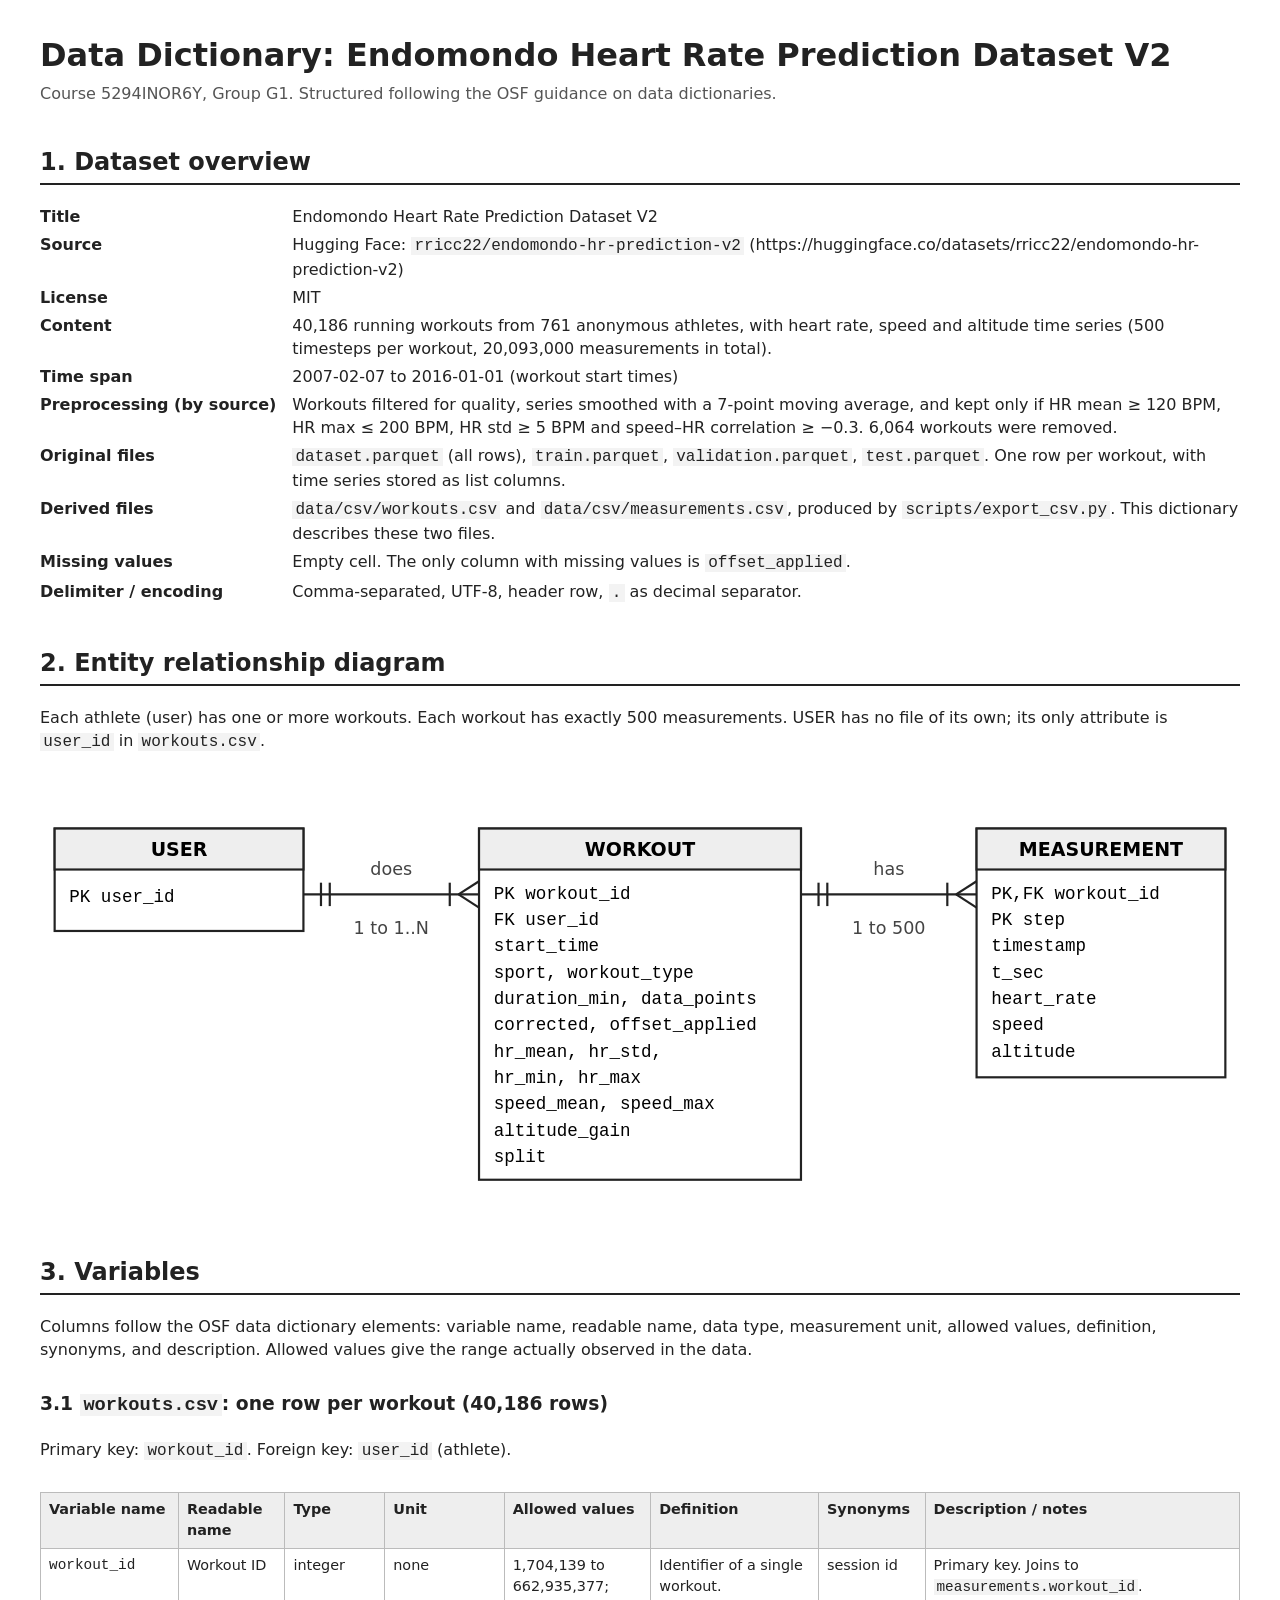
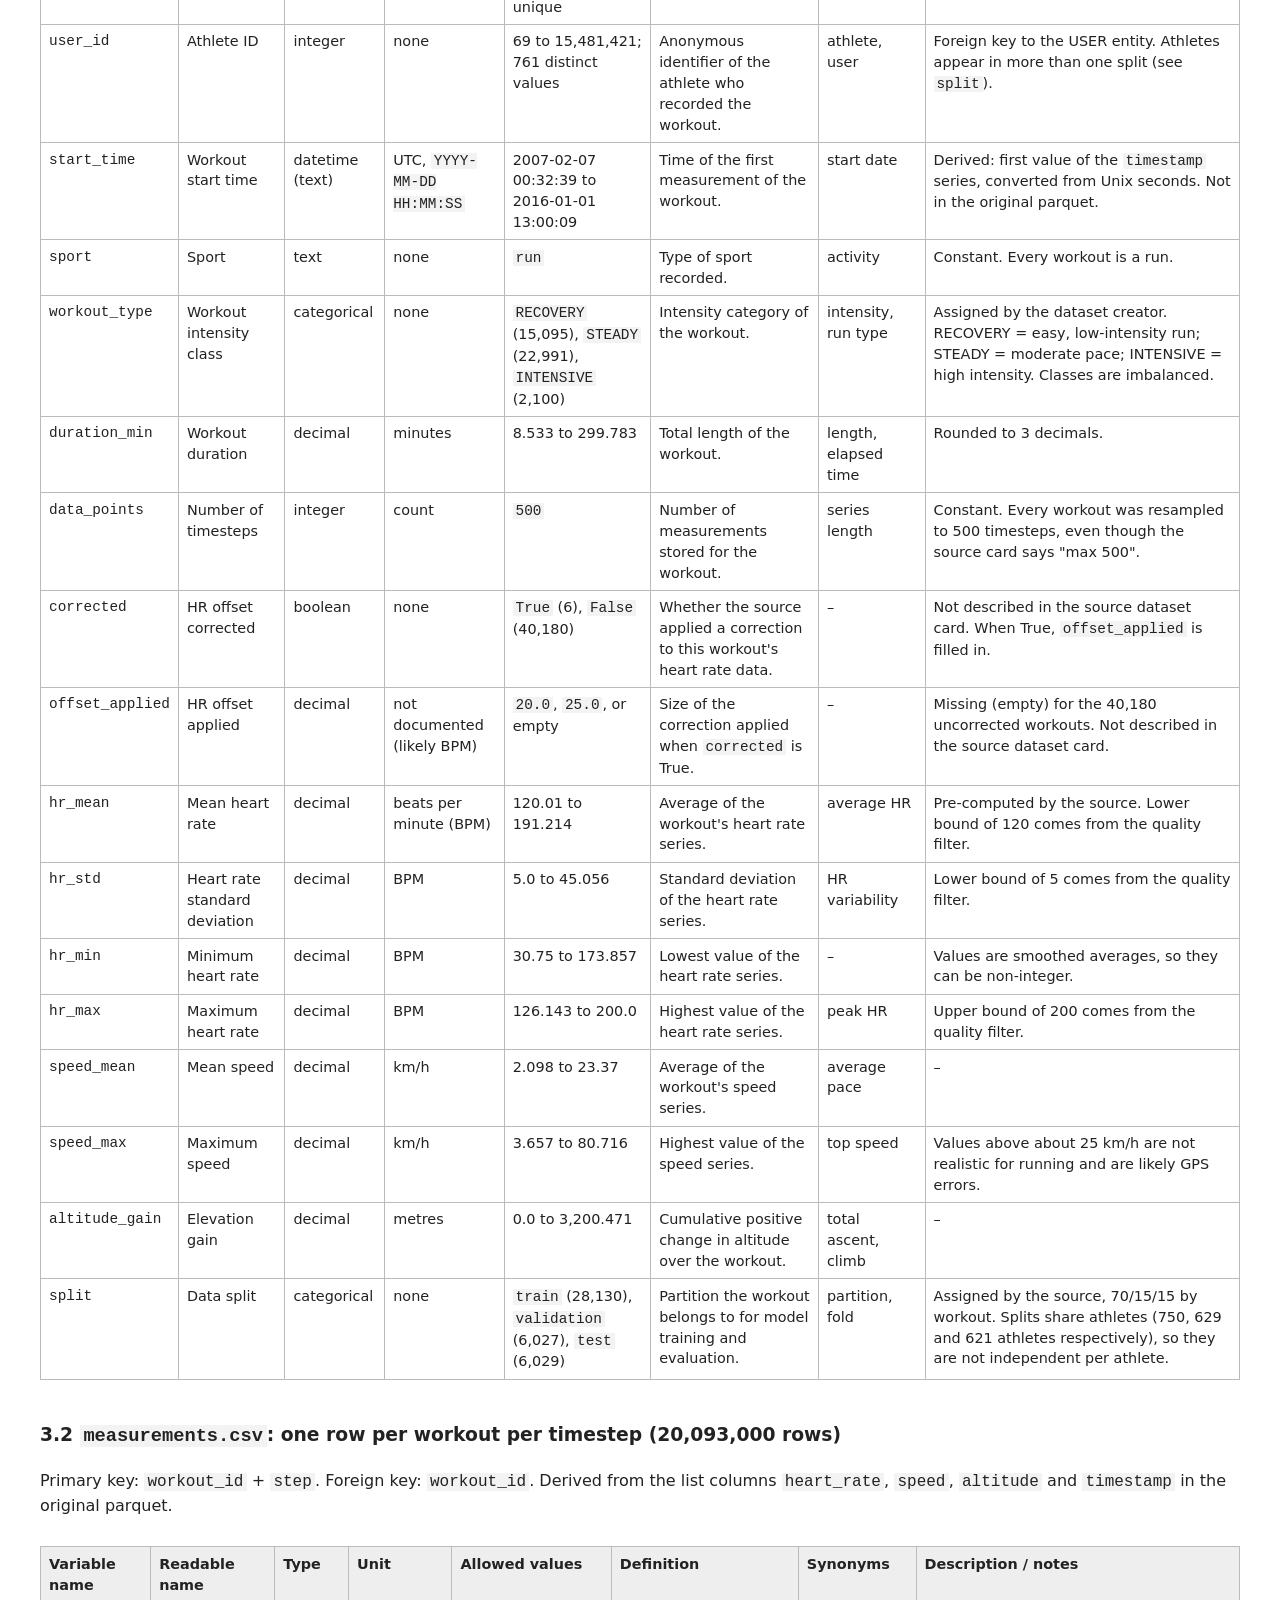
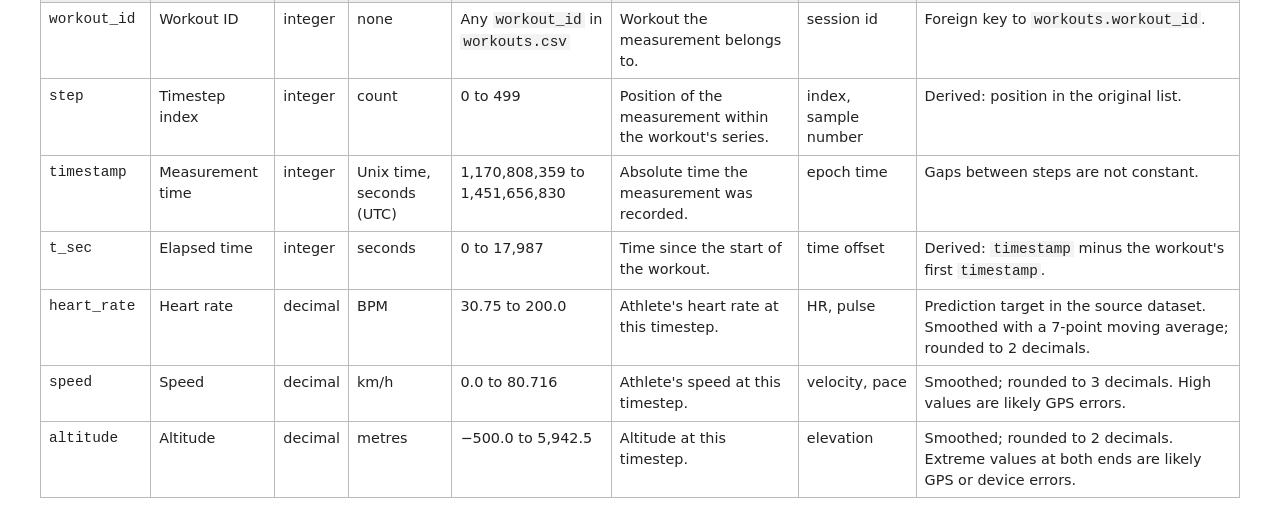
<file: docs/data_dictionary.html>
<!doctype html>
<html lang="en">
<head>
<meta charset="utf-8">
<meta name="viewport" content="width=device-width, initial-scale=1">
<title>Endomondo Data Dictionary</title>
<style>
  body { font-family: system-ui, -apple-system, Segoe UI, sans-serif; margin: 2rem auto; max-width: 1200px; padding: 0 16px; color: #222; background: #fff; line-height: 1.45; }
  h1 { margin-bottom: .2rem; }
  h2 { margin-top: 2.5rem; border-bottom: 2px solid #222; padding-bottom: .2rem; }
  h3 { margin-top: 1.8rem; }
  .sub { color: #555; margin-top: 0; }
  table { border-collapse: collapse; width: 100%; font-size: .9rem; margin: .8rem 0; }
  th, td { border: 1px solid #bbb; padding: .4rem .5rem; text-align: left; vertical-align: top; }
  th { background: #eee; }
  td:first-child { font-family: ui-monospace, Consolas, monospace; white-space: nowrap; }
  code { font-family: ui-monospace, Consolas, monospace; background: #f3f3f3; padding: 0 .2em; }
  dl.meta { display: grid; grid-template-columns: max-content 1fr; gap: .3rem 1rem; }
  dl.meta dt { font-weight: 600; }
  dl.meta dd { margin: 0; }
  .wrap { overflow-x: auto; }
  svg { max-width: 100%; height: auto; }
  @media print { body { margin: 0; max-width: none; } h2 { break-after: avoid; } tr { break-inside: avoid; } }
</style>
</head>
<body>

<h1>Data Dictionary: Endomondo Heart Rate Prediction Dataset V2</h1>
<p class="sub">Course 5294INOR6Y, Group G1. Structured following the OSF guidance on data dictionaries.</p>

<h2>1. Dataset overview</h2>
<dl class="meta">
  <dt>Title</dt><dd>Endomondo Heart Rate Prediction Dataset V2</dd>
  <dt>Source</dt><dd>Hugging Face: <code>rricc22/endomondo-hr-prediction-v2</code> (https://huggingface.co/datasets/rricc22/endomondo-hr-prediction-v2)</dd>
  <dt>License</dt><dd>MIT</dd>
  <dt>Content</dt><dd>40,186 running workouts from 761 anonymous athletes, with heart rate, speed and altitude time series (500 timesteps per workout, 20,093,000 measurements in total).</dd>
  <dt>Time span</dt><dd>2007-02-07 to 2016-01-01 (workout start times)</dd>
  <dt>Preprocessing (by source)</dt><dd>Workouts filtered for quality, series smoothed with a 7-point moving average, and kept only if HR mean &ge; 120 BPM, HR max &le; 200 BPM, HR std &ge; 5 BPM and speed&ndash;HR correlation &ge; &minus;0.3. 6,064 workouts were removed.</dd>
  <dt>Original files</dt><dd><code>dataset.parquet</code> (all rows), <code>train.parquet</code>, <code>validation.parquet</code>, <code>test.parquet</code>. One row per workout, with time series stored as list columns.</dd>
  <dt>Derived files</dt><dd><code>data/csv/workouts.csv</code> and <code>data/csv/measurements.csv</code>, produced by <code>scripts/export_csv.py</code>. This dictionary describes these two files.</dd>
  <dt>Missing values</dt><dd>Empty cell. The only column with missing values is <code>offset_applied</code>.</dd>
  <dt>Delimiter / encoding</dt><dd>Comma-separated, UTF-8, header row, <code>.</code> as decimal separator.</dd>
</dl>

<h2>2. Entity relationship diagram</h2>
<p>Each athlete (user) has one or more workouts. Each workout has exactly 500 measurements. USER has no file of its own; its only attribute is <code>user_id</code> in <code>workouts.csv</code>.</p>
<div class="wrap">
<svg viewBox="0 0 820 300" xmlns="http://www.w3.org/2000/svg" font-family="system-ui, sans-serif" font-size="13" role="img" aria-label="ERD: USER one-to-many WORKOUT one-to-many MEASUREMENT">
  <g fill="#fff" stroke="#222" stroke-width="1.5">
    <rect x="10" y="40" width="170" height="70"/>
    <rect x="300" y="40" width="220" height="240"/>
    <rect x="640" y="40" width="170" height="170"/>
  </g>
  <g fill="#eee" stroke="#222" stroke-width="1.5">
    <rect x="10" y="40" width="170" height="28"/>
    <rect x="300" y="40" width="220" height="28"/>
    <rect x="640" y="40" width="170" height="28"/>
  </g>
  <g font-weight="700" text-anchor="middle">
    <text x="95" y="59">USER</text>
    <text x="410" y="59">WORKOUT</text>
    <text x="725" y="59">MEASUREMENT</text>
  </g>
  <g font-family="ui-monospace, Consolas, monospace" font-size="12">
    <text x="20" y="90">PK user_id</text>
    <text x="310" y="88">PK workout_id</text>
    <text x="310" y="106">FK user_id</text>
    <text x="310" y="124">   start_time</text>
    <text x="310" y="142">   sport, workout_type</text>
    <text x="310" y="160">   duration_min, data_points</text>
    <text x="310" y="178">   corrected, offset_applied</text>
    <text x="310" y="196">   hr_mean, hr_std,</text>
    <text x="310" y="214">   hr_min, hr_max</text>
    <text x="310" y="232">   speed_mean, speed_max</text>
    <text x="310" y="250">   altitude_gain</text>
    <text x="310" y="268">   split</text>
    <text x="650" y="88">PK,FK workout_id</text>
    <text x="650" y="106">PK    step</text>
    <text x="650" y="124">      timestamp</text>
    <text x="650" y="142">      t_sec</text>
    <text x="650" y="160">      heart_rate</text>
    <text x="650" y="178">      speed</text>
    <text x="650" y="196">      altitude</text>
  </g>
  <g stroke="#222" stroke-width="1.5" fill="none">
    <!-- USER 1 to many WORKOUT -->
    <line x1="180" y1="85" x2="300" y2="85"/>
    <line x1="192" y1="77" x2="192" y2="93"/><line x1="198" y1="77" x2="198" y2="93"/>
    <line x1="286" y1="85" x2="300" y2="76"/><line x1="286" y1="85" x2="300" y2="94"/><line x1="280" y1="77" x2="280" y2="93"/>
    <!-- WORKOUT 1 to many MEASUREMENT -->
    <line x1="520" y1="85" x2="640" y2="85"/>
    <line x1="532" y1="77" x2="532" y2="93"/><line x1="538" y1="77" x2="538" y2="93"/>
    <line x1="626" y1="85" x2="640" y2="76"/><line x1="626" y1="85" x2="640" y2="94"/><line x1="620" y1="77" x2="620" y2="93"/>
  </g>
  <g font-size="12" fill="#444" text-anchor="middle">
    <text x="240" y="72">does</text>
    <text x="240" y="112">1 to 1..N</text>
    <text x="580" y="72">has</text>
    <text x="580" y="112">1 to 500</text>
  </g>
</svg>
</div>

<h2>3. Variables</h2>
<p>Columns follow the OSF data dictionary elements: variable name, readable name, data type, measurement unit, allowed values, definition, synonyms, and description. Allowed values give the range actually observed in the data.</p>

<h3>3.1 <code>workouts.csv</code>: one row per workout (40,186 rows)</h3>
<p>Primary key: <code>workout_id</code>. Foreign key: <code>user_id</code> (athlete).</p>
<div class="wrap">
<table>
<thead><tr><th>Variable name</th><th>Readable name</th><th>Type</th><th>Unit</th><th>Allowed values</th><th>Definition</th><th>Synonyms</th><th>Description / notes</th></tr></thead>
<tbody>
<tr><td>workout_id</td><td>Workout ID</td><td>integer</td><td>none</td><td>1,704,139 to 662,935,377; unique</td><td>Identifier of a single workout.</td><td>session id</td><td>Primary key. Joins to <code>measurements.workout_id</code>.</td></tr>
<tr><td>user_id</td><td>Athlete ID</td><td>integer</td><td>none</td><td>69 to 15,481,421; 761 distinct values</td><td>Anonymous identifier of the athlete who recorded the workout.</td><td>athlete, user</td><td>Foreign key to the USER entity. Athletes appear in more than one split (see <code>split</code>).</td></tr>
<tr><td>start_time</td><td>Workout start time</td><td>datetime (text)</td><td>UTC, <code>YYYY-MM-DD HH:MM:SS</code></td><td>2007-02-07 00:32:39 to 2016-01-01 13:00:09</td><td>Time of the first measurement of the workout.</td><td>start date</td><td>Derived: first value of the <code>timestamp</code> series, converted from Unix seconds. Not in the original parquet.</td></tr>
<tr><td>sport</td><td>Sport</td><td>text</td><td>none</td><td><code>run</code></td><td>Type of sport recorded.</td><td>activity</td><td>Constant. Every workout is a run.</td></tr>
<tr><td>workout_type</td><td>Workout intensity class</td><td>categorical</td><td>none</td><td><code>RECOVERY</code> (15,095), <code>STEADY</code> (22,991), <code>INTENSIVE</code> (2,100)</td><td>Intensity category of the workout.</td><td>intensity, run type</td><td>Assigned by the dataset creator. RECOVERY = easy, low-intensity run; STEADY = moderate pace; INTENSIVE = high intensity. Classes are imbalanced.</td></tr>
<tr><td>duration_min</td><td>Workout duration</td><td>decimal</td><td>minutes</td><td>8.533 to 299.783</td><td>Total length of the workout.</td><td>length, elapsed time</td><td>Rounded to 3 decimals.</td></tr>
<tr><td>data_points</td><td>Number of timesteps</td><td>integer</td><td>count</td><td><code>500</code></td><td>Number of measurements stored for the workout.</td><td>series length</td><td>Constant. Every workout was resampled to 500 timesteps, even though the source card says "max 500".</td></tr>
<tr><td>corrected</td><td>HR offset corrected</td><td>boolean</td><td>none</td><td><code>True</code> (6), <code>False</code> (40,180)</td><td>Whether the source applied a correction to this workout's heart rate data.</td><td>&ndash;</td><td>Not described in the source dataset card. When True, <code>offset_applied</code> is filled in.</td></tr>
<tr><td>offset_applied</td><td>HR offset applied</td><td>decimal</td><td>not documented (likely BPM)</td><td><code>20.0</code>, <code>25.0</code>, or empty</td><td>Size of the correction applied when <code>corrected</code> is True.</td><td>&ndash;</td><td>Missing (empty) for the 40,180 uncorrected workouts. Not described in the source dataset card.</td></tr>
<tr><td>hr_mean</td><td>Mean heart rate</td><td>decimal</td><td>beats per minute (BPM)</td><td>120.01 to 191.214</td><td>Average of the workout's heart rate series.</td><td>average HR</td><td>Pre-computed by the source. Lower bound of 120 comes from the quality filter.</td></tr>
<tr><td>hr_std</td><td>Heart rate standard deviation</td><td>decimal</td><td>BPM</td><td>5.0 to 45.056</td><td>Standard deviation of the heart rate series.</td><td>HR variability</td><td>Lower bound of 5 comes from the quality filter.</td></tr>
<tr><td>hr_min</td><td>Minimum heart rate</td><td>decimal</td><td>BPM</td><td>30.75 to 173.857</td><td>Lowest value of the heart rate series.</td><td>&ndash;</td><td>Values are smoothed averages, so they can be non-integer.</td></tr>
<tr><td>hr_max</td><td>Maximum heart rate</td><td>decimal</td><td>BPM</td><td>126.143 to 200.0</td><td>Highest value of the heart rate series.</td><td>peak HR</td><td>Upper bound of 200 comes from the quality filter.</td></tr>
<tr><td>speed_mean</td><td>Mean speed</td><td>decimal</td><td>km/h</td><td>2.098 to 23.37</td><td>Average of the workout's speed series.</td><td>average pace</td><td>&ndash;</td></tr>
<tr><td>speed_max</td><td>Maximum speed</td><td>decimal</td><td>km/h</td><td>3.657 to 80.716</td><td>Highest value of the speed series.</td><td>top speed</td><td>Values above about 25 km/h are not realistic for running and are likely GPS errors.</td></tr>
<tr><td>altitude_gain</td><td>Elevation gain</td><td>decimal</td><td>metres</td><td>0.0 to 3,200.471</td><td>Cumulative positive change in altitude over the workout.</td><td>total ascent, climb</td><td>&ndash;</td></tr>
<tr><td>split</td><td>Data split</td><td>categorical</td><td>none</td><td><code>train</code> (28,130), <code>validation</code> (6,027), <code>test</code> (6,029)</td><td>Partition the workout belongs to for model training and evaluation.</td><td>partition, fold</td><td>Assigned by the source, 70/15/15 by workout. Splits share athletes (750, 629 and 621 athletes respectively), so they are not independent per athlete.</td></tr>
</tbody>
</table>
</div>

<h3>3.2 <code>measurements.csv</code>: one row per workout per timestep (20,093,000 rows)</h3>
<p>Primary key: <code>workout_id</code> + <code>step</code>. Foreign key: <code>workout_id</code>. Derived from the list columns <code>heart_rate</code>, <code>speed</code>, <code>altitude</code> and <code>timestamp</code> in the original parquet.</p>
<div class="wrap">
<table>
<thead><tr><th>Variable name</th><th>Readable name</th><th>Type</th><th>Unit</th><th>Allowed values</th><th>Definition</th><th>Synonyms</th><th>Description / notes</th></tr></thead>
<tbody>
<tr><td>workout_id</td><td>Workout ID</td><td>integer</td><td>none</td><td>Any <code>workout_id</code> in <code>workouts.csv</code></td><td>Workout the measurement belongs to.</td><td>session id</td><td>Foreign key to <code>workouts.workout_id</code>.</td></tr>
<tr><td>step</td><td>Timestep index</td><td>integer</td><td>count</td><td>0 to 499</td><td>Position of the measurement within the workout's series.</td><td>index, sample number</td><td>Derived: position in the original list.</td></tr>
<tr><td>timestamp</td><td>Measurement time</td><td>integer</td><td>Unix time, seconds (UTC)</td><td>1,170,808,359 to 1,451,656,830</td><td>Absolute time the measurement was recorded.</td><td>epoch time</td><td>Gaps between steps are not constant.</td></tr>
<tr><td>t_sec</td><td>Elapsed time</td><td>integer</td><td>seconds</td><td>0 to 17,987</td><td>Time since the start of the workout.</td><td>time offset</td><td>Derived: <code>timestamp</code> minus the workout's first <code>timestamp</code>.</td></tr>
<tr><td>heart_rate</td><td>Heart rate</td><td>decimal</td><td>BPM</td><td>30.75 to 200.0</td><td>Athlete's heart rate at this timestep.</td><td>HR, pulse</td><td>Prediction target in the source dataset. Smoothed with a 7-point moving average; rounded to 2 decimals.</td></tr>
<tr><td>speed</td><td>Speed</td><td>decimal</td><td>km/h</td><td>0.0 to 80.716</td><td>Athlete's speed at this timestep.</td><td>velocity, pace</td><td>Smoothed; rounded to 3 decimals. High values are likely GPS errors.</td></tr>
<tr><td>altitude</td><td>Altitude</td><td>decimal</td><td>metres</td><td>&minus;500.0 to 5,942.5</td><td>Altitude at this timestep.</td><td>elevation</td><td>Smoothed; rounded to 2 decimals. Extreme values at both ends are likely GPS or device errors.</td></tr>
</tbody>
</table>
</div>

</body>
</html>
</file>
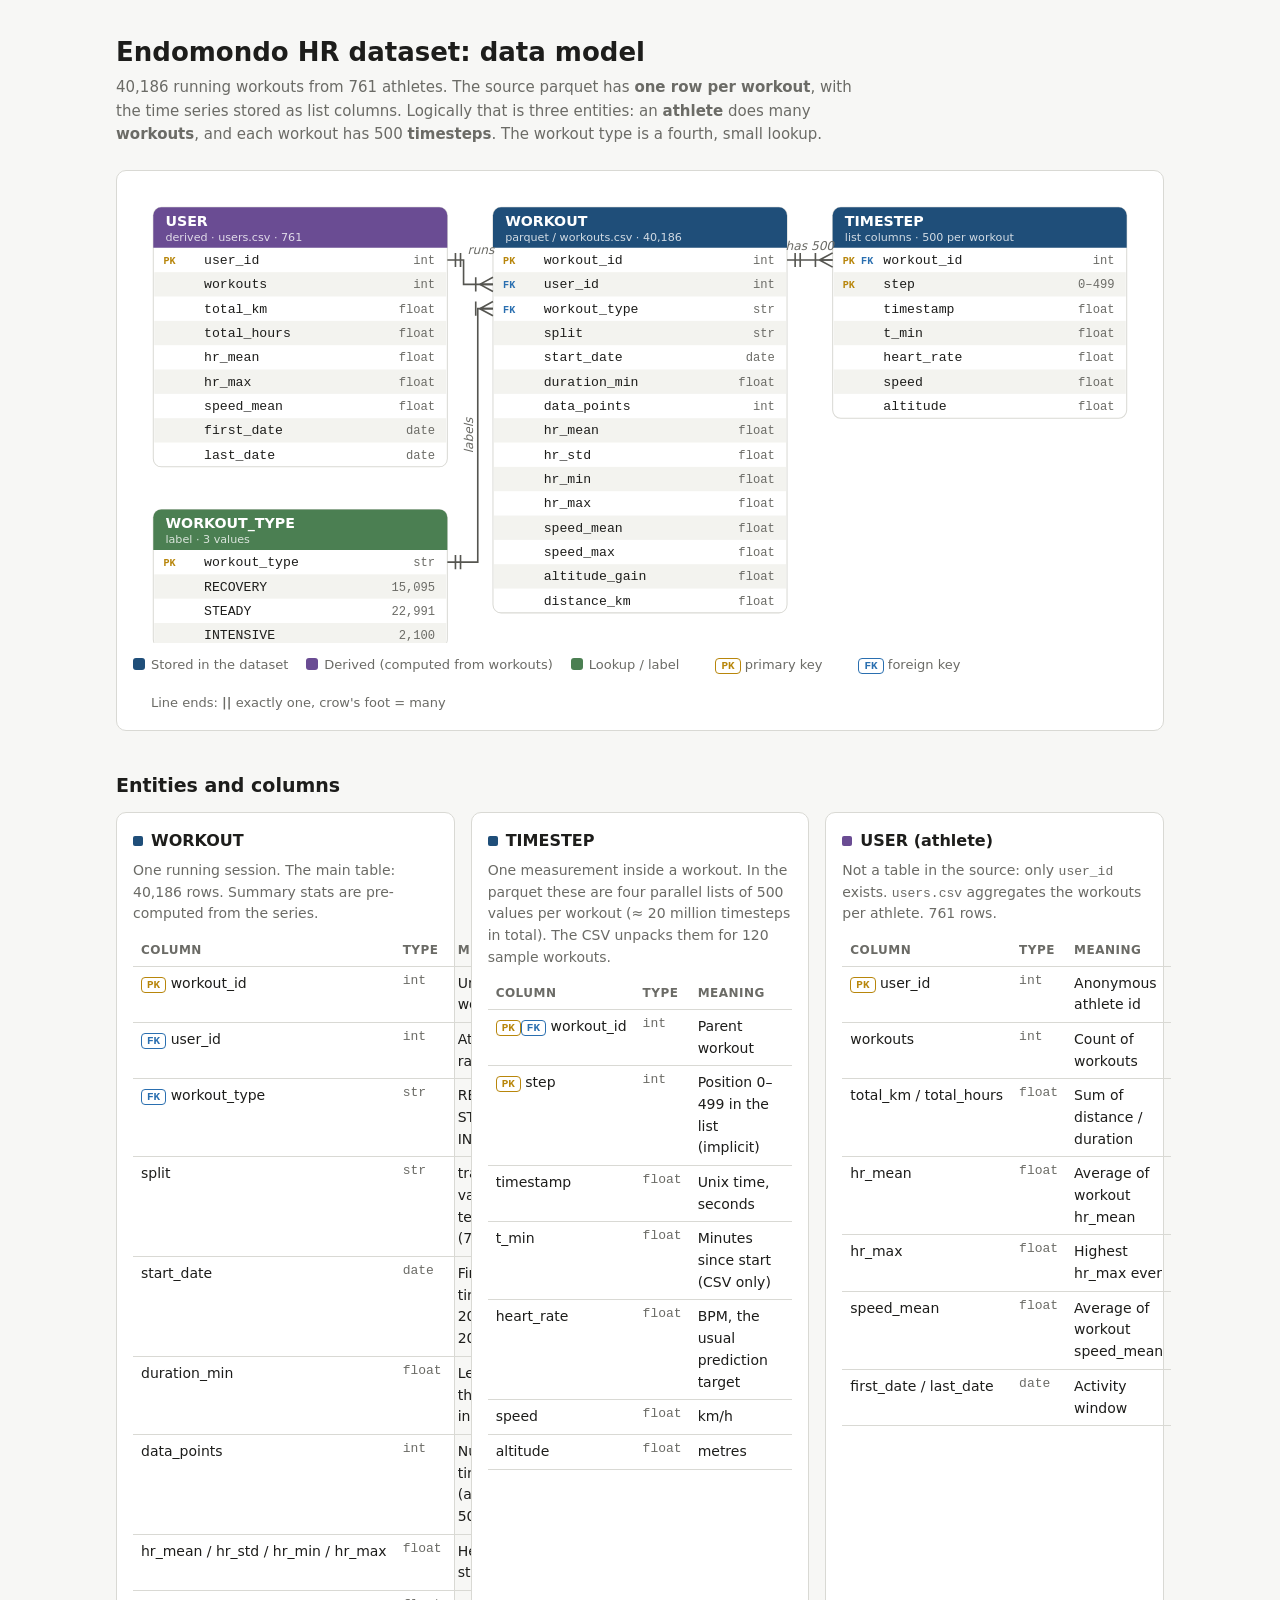
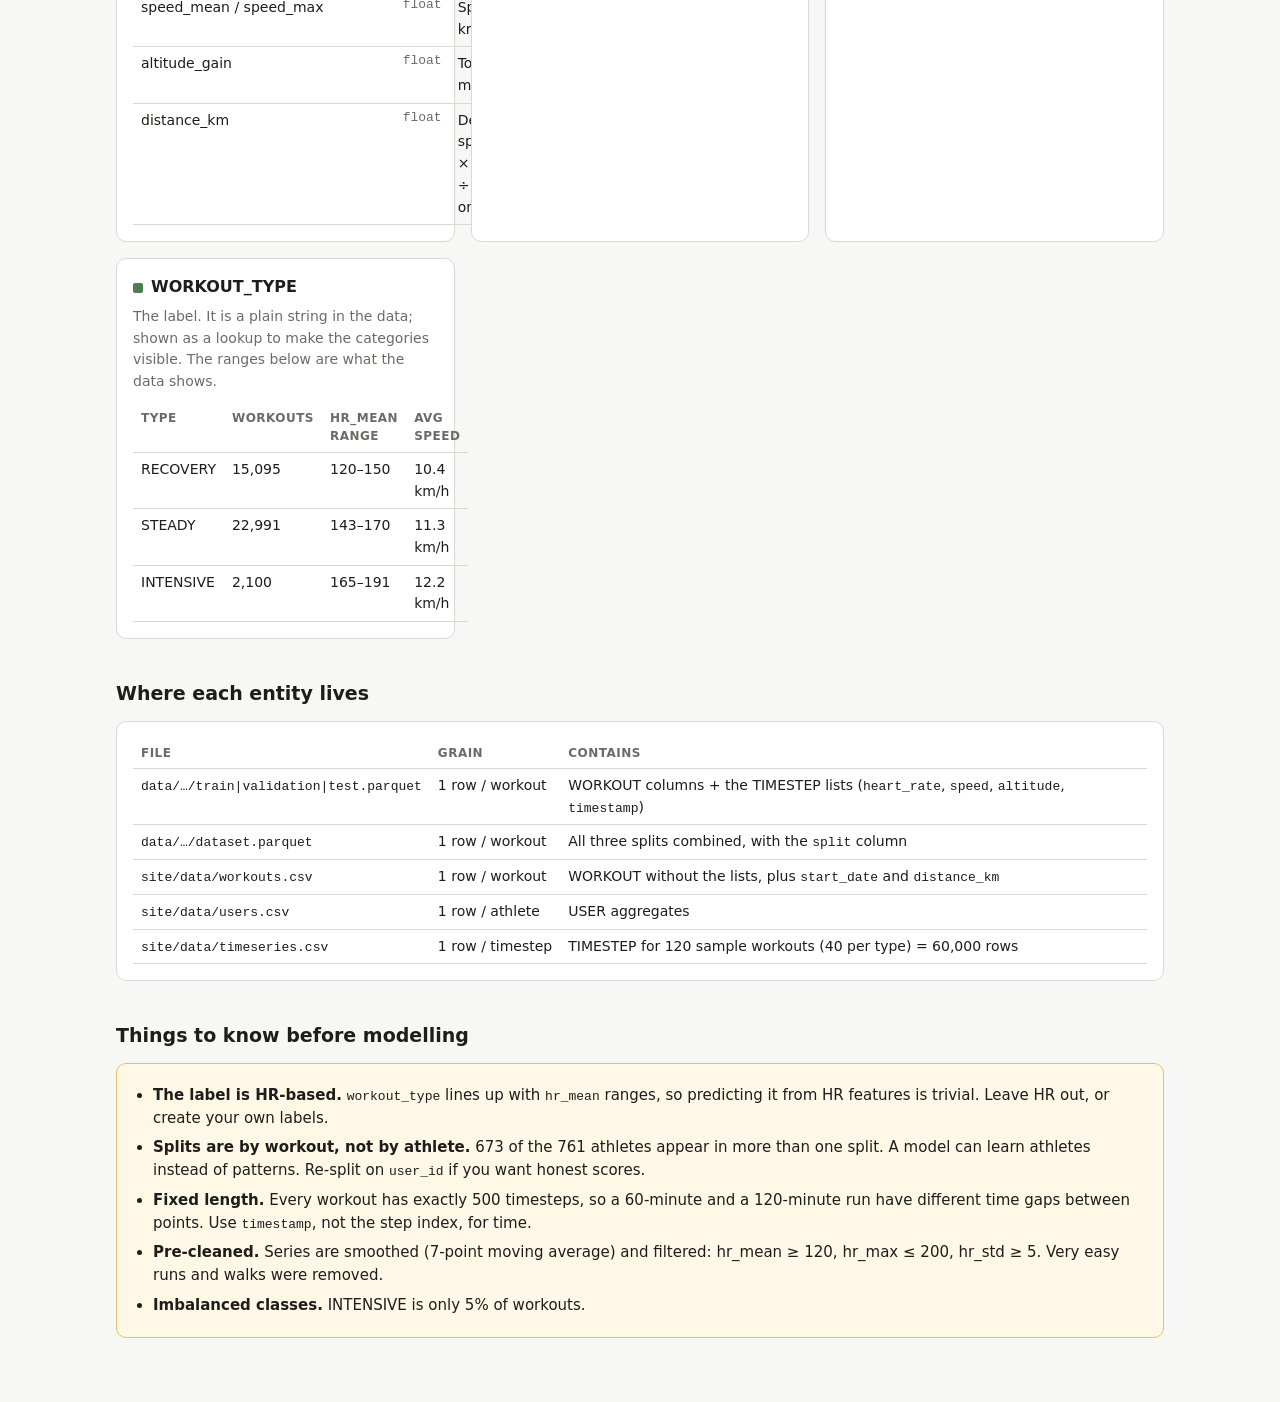
<file: docs/erd.html>
<!doctype html>
<html lang="en">
<head>
<meta charset="utf-8">
<meta name="viewport" content="width=device-width, initial-scale=1">
<title>Endomondo Data Model</title>
<style>
:root {
  --bg: #f7f7f5; --surface: #ffffff; --ink: #1d1d1b; --muted: #6b6b66; --line: #d9d9d4;
  --head: #1f4e79; --head-ink: #ffffff; --derived: #6a4c93; --lookup: #4b7f52;
  --pk: #b8860b; --fk: #2a6fb0; --rel: #555550; --zebra: #f3f3ef; --note-bg: #fff8e6; --note-line: #e6c36a;
}
@media (prefers-color-scheme: dark) {
  :root:not([data-theme="light"]) {
    --bg: #161615; --surface: #20201f; --ink: #ecece8; --muted: #a3a39c; --line: #3a3a37;
    --head: #2f6aa3; --derived: #8a6cc0; --lookup: #5e9a66;
    --pk: #e0b44a; --fk: #6aa8e6; --rel: #b0b0a8; --zebra: #262625; --note-bg: #2c2717; --note-line: #7a6630;
  }
}
:root[data-theme="dark"] {
  --bg: #161615; --surface: #20201f; --ink: #ecece8; --muted: #a3a39c; --line: #3a3a37;
  --head: #2f6aa3; --derived: #8a6cc0; --lookup: #5e9a66;
  --pk: #e0b44a; --fk: #6aa8e6; --rel: #b0b0a8; --zebra: #262625; --note-bg: #2c2717; --note-line: #7a6630;
}
* { box-sizing: border-box; }
body { margin: 0; background: var(--bg); color: var(--ink);
  font: 15px/1.55 system-ui, -apple-system, "Segoe UI", sans-serif; }
main { max-width: 1080px; margin: 0 auto; padding: 32px 16px 64px; }
h1 { font-size: 26px; margin: 0 0 4px; }
h2 { font-size: 19px; margin: 40px 0 12px; }
h3 { font-size: 16px; margin: 0 0 6px; }
p.lead { color: var(--muted); margin: 0 0 24px; max-width: 760px; }
code { font: 13px ui-monospace, Consolas, monospace; }
.card { background: var(--surface); border: 1px solid var(--line); border-radius: 10px; padding: 16px; }
.diagram { overflow-x: auto; }
.diagram svg { display: block; width: 100%; min-width: 760px; height: auto; }
.legend { display: flex; flex-wrap: wrap; gap: 18px; margin-top: 12px; color: var(--muted); font-size: 13px; }
.legend span::before { content: ""; display: inline-block; width: 12px; height: 12px; border-radius: 3px;
  margin-right: 6px; vertical-align: -1px; background: var(--c); }
.badge { display: inline-block; font: 600 11px ui-monospace, Consolas, monospace; padding: 1px 5px;
  border-radius: 4px; border: 1px solid currentColor; }
.badge.pk { color: var(--pk); } .badge.fk { color: var(--fk); }
table { width: 100%; border-collapse: collapse; font-size: 14px; }
th, td { text-align: left; padding: 6px 8px; border-bottom: 1px solid var(--line); vertical-align: top; }
th { color: var(--muted); font-weight: 600; font-size: 12px; text-transform: uppercase; letter-spacing: .04em; }
td:first-child { white-space: nowrap; }
td.t { color: var(--muted); white-space: nowrap; font: 13px ui-monospace, Consolas, monospace; }
.grid { display: grid; gap: 16px; grid-template-columns: repeat(auto-fit, minmax(300px, 1fr)); }
.entity h3 { display: flex; align-items: center; gap: 8px; }
.entity h3 i { width: 10px; height: 10px; border-radius: 2px; background: var(--c); }
.entity p { color: var(--muted); margin: 0 0 10px; font-size: 14px; }
.note { background: var(--note-bg); border: 1px solid var(--note-line); border-radius: 10px; padding: 14px 16px; }
.note ul { margin: 0; padding-left: 20px; } .note li { margin: 6px 0; }
.files td:nth-child(2) { white-space: nowrap; }

/* SVG */
.e-box { fill: var(--surface); stroke: var(--line); }
.e-zebra { fill: var(--zebra); }
.e-title { fill: var(--head-ink); font: 600 14px system-ui, sans-serif; }
.e-sub { fill: var(--head-ink); opacity: .8; font: 11px system-ui, sans-serif; }
.e-col { fill: var(--ink); font: 13px ui-monospace, Consolas, monospace; }
.e-type { fill: var(--muted); font: 12px ui-monospace, Consolas, monospace; }
.e-pk { fill: var(--pk); font: 700 10px ui-monospace, Consolas, monospace; }
.e-fk { fill: var(--fk); font: 700 10px ui-monospace, Consolas, monospace; }
.rel { fill: none; stroke: var(--rel); stroke-width: 1.6; }
.rel-label { fill: var(--muted); font: italic 12px system-ui, sans-serif; }
</style>
</head>
<body>
<main>
  <h1>Endomondo HR dataset: data model</h1>
  <p class="lead">
    40,186 running workouts from 761 athletes. The source parquet has <b>one row per workout</b>, with the
    time series stored as list columns. Logically that is three entities: an <b>athlete</b> does many
    <b>workouts</b>, and each workout has 500 <b>timesteps</b>. The workout type is a fourth, small lookup.
  </p>

  <div class="card diagram">
    <svg id="erd" viewBox="0 0 1000 450" role="img" aria-label="Entity relationship diagram of the dataset"></svg>
    <div class="legend">
      <span style="--c: var(--head)">Stored in the dataset</span>
      <span style="--c: var(--derived)">Derived (computed from workouts)</span>
      <span style="--c: var(--lookup)">Lookup / label</span>
      <span><b class="badge pk">PK</b> primary key</span>
      <span><b class="badge fk">FK</b> foreign key</span>
      <span>Line ends: <b>||</b> exactly one, crow's foot = many</span>
    </div>
  </div>

  <h2>Entities and columns</h2>
  <div class="grid">
    <div class="card entity">
      <h3><i style="--c: var(--head)"></i>WORKOUT</h3>
      <p>One running session. The main table: 40,186 rows. Summary stats are pre-computed from the series.</p>
      <table>
        <tr><th>Column</th><th>Type</th><th>Meaning</th></tr>
        <tr><td><b class="badge pk">PK</b> workout_id</td><td class="t">int</td><td>Unique workout id</td></tr>
        <tr><td><b class="badge fk">FK</b> user_id</td><td class="t">int</td><td>Athlete who ran it</td></tr>
        <tr><td><b class="badge fk">FK</b> workout_type</td><td class="t">str</td><td>RECOVERY / STEADY / INTENSIVE</td></tr>
        <tr><td>split</td><td class="t">str</td><td>train / validation / test (70/15/15)</td></tr>
        <tr><td>start_date</td><td class="t">date</td><td>First timestamp; 2007-02 to 2016-01</td></tr>
        <tr><td>duration_min</td><td class="t">float</td><td>Length of the workout in minutes</td></tr>
        <tr><td>data_points</td><td class="t">int</td><td>Number of timesteps (always 500)</td></tr>
        <tr><td>hr_mean / hr_std / hr_min / hr_max</td><td class="t">float</td><td>Heart-rate stats, BPM</td></tr>
        <tr><td>speed_mean / speed_max</td><td class="t">float</td><td>Speed stats, km/h</td></tr>
        <tr><td>altitude_gain</td><td class="t">float</td><td>Total climb, metres</td></tr>
        <tr><td>distance_km</td><td class="t">float</td><td>Derived: speed_mean × duration ÷ 60 (CSV only)</td></tr>
      </table>
    </div>

    <div class="card entity">
      <h3><i style="--c: var(--head)"></i>TIMESTEP</h3>
      <p>One measurement inside a workout. In the parquet these are four parallel lists of 500 values per
        workout (≈ 20 million timesteps in total). The CSV unpacks them for 120 sample workouts.</p>
      <table>
        <tr><th>Column</th><th>Type</th><th>Meaning</th></tr>
        <tr><td><b class="badge pk">PK</b><b class="badge fk">FK</b> workout_id</td><td class="t">int</td><td>Parent workout</td></tr>
        <tr><td><b class="badge pk">PK</b> step</td><td class="t">int</td><td>Position 0–499 in the list (implicit)</td></tr>
        <tr><td>timestamp</td><td class="t">float</td><td>Unix time, seconds</td></tr>
        <tr><td>t_min</td><td class="t">float</td><td>Minutes since start (CSV only)</td></tr>
        <tr><td>heart_rate</td><td class="t">float</td><td>BPM, the usual prediction target</td></tr>
        <tr><td>speed</td><td class="t">float</td><td>km/h</td></tr>
        <tr><td>altitude</td><td class="t">float</td><td>metres</td></tr>
      </table>
    </div>

    <div class="card entity">
      <h3><i style="--c: var(--derived)"></i>USER (athlete)</h3>
      <p>Not a table in the source: only <code>user_id</code> exists. <code>users.csv</code> aggregates the
        workouts per athlete. 761 rows.</p>
      <table>
        <tr><th>Column</th><th>Type</th><th>Meaning</th></tr>
        <tr><td><b class="badge pk">PK</b> user_id</td><td class="t">int</td><td>Anonymous athlete id</td></tr>
        <tr><td>workouts</td><td class="t">int</td><td>Count of workouts</td></tr>
        <tr><td>total_km / total_hours</td><td class="t">float</td><td>Sum of distance / duration</td></tr>
        <tr><td>hr_mean</td><td class="t">float</td><td>Average of workout hr_mean</td></tr>
        <tr><td>hr_max</td><td class="t">float</td><td>Highest hr_max ever</td></tr>
        <tr><td>speed_mean</td><td class="t">float</td><td>Average of workout speed_mean</td></tr>
        <tr><td>first_date / last_date</td><td class="t">date</td><td>Activity window</td></tr>
      </table>
    </div>

    <div class="card entity">
      <h3><i style="--c: var(--lookup)"></i>WORKOUT_TYPE</h3>
      <p>The label. It is a plain string in the data; shown as a lookup to make the categories visible.
        The ranges below are what the data shows.</p>
      <table>
        <tr><th>Type</th><th>Workouts</th><th>hr_mean range</th><th>Avg speed</th></tr>
        <tr><td>RECOVERY</td><td>15,095</td><td>120–150</td><td>10.4 km/h</td></tr>
        <tr><td>STEADY</td><td>22,991</td><td>143–170</td><td>11.3 km/h</td></tr>
        <tr><td>INTENSIVE</td><td>2,100</td><td>165–191</td><td>12.2 km/h</td></tr>
      </table>
    </div>
  </div>

  <h2>Where each entity lives</h2>
  <div class="card">
    <table class="files">
      <tr><th>File</th><th>Grain</th><th>Contains</th></tr>
      <tr><td><code>data/…/train|validation|test.parquet</code></td><td>1 row / workout</td><td>WORKOUT columns + the TIMESTEP lists (<code>heart_rate</code>, <code>speed</code>, <code>altitude</code>, <code>timestamp</code>)</td></tr>
      <tr><td><code>data/…/dataset.parquet</code></td><td>1 row / workout</td><td>All three splits combined, with the <code>split</code> column</td></tr>
      <tr><td><code>site/data/workouts.csv</code></td><td>1 row / workout</td><td>WORKOUT without the lists, plus <code>start_date</code> and <code>distance_km</code></td></tr>
      <tr><td><code>site/data/users.csv</code></td><td>1 row / athlete</td><td>USER aggregates</td></tr>
      <tr><td><code>site/data/timeseries.csv</code></td><td>1 row / timestep</td><td>TIMESTEP for 120 sample workouts (40 per type) = 60,000 rows</td></tr>
    </table>
  </div>

  <h2>Things to know before modelling</h2>
  <div class="note">
    <ul>
      <li><b>The label is HR-based.</b> <code>workout_type</code> lines up with <code>hr_mean</code> ranges, so
        predicting it from HR features is trivial. Leave HR out, or create your own labels.</li>
      <li><b>Splits are by workout, not by athlete.</b> 673 of the 761 athletes appear in more than one split.
        A model can learn athletes instead of patterns. Re-split on <code>user_id</code> if you want honest scores.</li>
      <li><b>Fixed length.</b> Every workout has exactly 500 timesteps, so a 60-minute and a 120-minute run have
        different time gaps between points. Use <code>timestamp</code>, not the step index, for time.</li>
      <li><b>Pre-cleaned.</b> Series are smoothed (7-point moving average) and filtered: hr_mean ≥ 120,
        hr_max ≤ 200, hr_std ≥ 5. Very easy runs and walks were removed.</li>
      <li><b>Imbalanced classes.</b> INTENSIVE is only 5% of workouts.</li>
    </ul>
  </div>
</main>

<script>
(function () {
  var svg = document.getElementById("erd");
  var NS = "http://www.w3.org/2000/svg";
  var W = 290, HEAD = 40, ROW = 24;

  function el(tag, attrs, text) {
    var n = document.createElementNS(NS, tag);
    for (var k in attrs) n.setAttribute(k, attrs[k]);
    if (text != null) n.textContent = text;
    svg.appendChild(n);
    return n;
  }

  // keys: "pk", "fk", "pkfk"
  var entities = {
    user: { x: 20, y: 20, title: "USER", sub: "derived · users.csv · 761", color: "var(--derived)", cols: [
      ["user_id", "int", "pk"], ["workouts", "int"], ["total_km", "float"], ["total_hours", "float"],
      ["hr_mean", "float"], ["hr_max", "float"], ["speed_mean", "float"],
      ["first_date", "date"], ["last_date", "date"]] },
    type: { x: 20, y: 318, title: "WORKOUT_TYPE", sub: "label · 3 values", color: "var(--lookup)", cols: [
      ["workout_type", "str", "pk"], ["RECOVERY", "15,095"], ["STEADY", "22,991"], ["INTENSIVE", "2,100"]] },
    workout: { x: 355, y: 20, title: "WORKOUT", sub: "parquet / workouts.csv · 40,186", color: "var(--head)", cols: [
      ["workout_id", "int", "pk"], ["user_id", "int", "fk"], ["workout_type", "str", "fk"],
      ["split", "str"], ["start_date", "date"], ["duration_min", "float"], ["data_points", "int"],
      ["hr_mean", "float"], ["hr_std", "float"], ["hr_min", "float"], ["hr_max", "float"],
      ["speed_mean", "float"], ["speed_max", "float"], ["altitude_gain", "float"], ["distance_km", "float"]] },
    step: { x: 690, y: 20, title: "TIMESTEP", sub: "list columns · 500 per workout", color: "var(--head)", cols: [
      ["workout_id", "int", "pkfk"], ["step", "0–499", "pk"], ["timestamp", "float"], ["t_min", "float"],
      ["heart_rate", "float"], ["speed", "float"], ["altitude", "float"]] }
  };

  function rowY(e, i) { return e.y + HEAD + i * ROW + ROW / 2; }

  function drawEntity(e) {
    var h = HEAD + e.cols.length * ROW;
    el("rect", { x: e.x, y: e.y, width: W, height: h, rx: 8, class: "e-box" });
    e.cols.forEach(function (c, i) {
      if (i % 2 === 1) el("rect", { x: e.x + 1, y: e.y + HEAD + i * ROW, width: W - 2, height: ROW, class: "e-zebra" });
    });
    el("path", { d: "M" + e.x + "," + (e.y + HEAD) + " v-" + (HEAD - 8) + " a8,8 0 0 1 8,-8 h" + (W - 16) +
      " a8,8 0 0 1 8,8 v" + (HEAD - 8) + " z", fill: e.color });
    el("text", { x: e.x + 12, y: e.y + 18, class: "e-title" }, e.title);
    el("text", { x: e.x + 12, y: e.y + 33, class: "e-sub" }, e.sub);
    e.cols.forEach(function (c, i) {
      var y = rowY(e, i) + 4, key = c[2] || "";
      if (key.indexOf("pk") === 0) el("text", { x: e.x + 10, y: y, class: "e-pk" }, "PK");
      if (key === "fk") el("text", { x: e.x + 10, y: y, class: "e-fk" }, "FK");
      if (key === "pkfk") el("text", { x: e.x + 28, y: y - 0.5, class: "e-fk", "font-size": "9" }, "FK");
      el("text", { x: e.x + 50, y: y, class: "e-col", "font-weight": key ? "700" : "400" }, c[0]);
      el("text", { x: e.x + W - 12, y: y, class: "e-type", "text-anchor": "end" }, c[1]);
    });
  }

  // One side: two short bars (exactly one). Many side: crow's foot + bar (one or more).
  function one(x, y, dir) {
    el("path", { d: "M" + (x + dir * 8) + "," + (y - 7) + " v14 M" + (x + dir * 13) + "," + (y - 7) + " v14", class: "rel" });
  }
  function many(x, y, dir) {
    var b = x + dir * 13;
    el("path", { d: "M" + b + "," + y + " L" + x + "," + (y - 7) + " M" + b + "," + y + " L" + x + "," + (y + 7) +
      " M" + b + "," + y + " L" + x + "," + y + " M" + (x + dir * 17) + "," + (y - 7) + " v14", class: "rel" });
  }

  Object.keys(entities).forEach(function (k) { drawEntity(entities[k]); });

  var u = entities.user, t = entities.type, w = entities.workout, s = entities.step;

  // USER 1 — N WORKOUT (user_id)
  var y1 = rowY(u, 0), y2 = rowY(w, 1), xa = u.x + W, xb = w.x, mid = 326;
  el("path", { d: "M" + xa + "," + y1 + " H" + mid + " V" + y2 + " H" + xb, class: "rel" });
  one(xa, y1, 1); many(xb, y2, -1);
  el("text", { x: mid + 4, y: y1 - 6, class: "rel-label" }, "runs");

  // WORKOUT_TYPE 1 — N WORKOUT (workout_type)
  var y3 = rowY(t, 0), y4 = rowY(w, 2), mid2 = 340;
  el("path", { d: "M" + xa + "," + y3 + " H" + mid2 + " V" + y4 + " H" + xb, class: "rel" });
  one(xa, y3, 1); many(xb, y4, -1);
  var ly = (y3 + y4) / 2;
  el("text", { x: mid2 - 5, y: ly, class: "rel-label", "text-anchor": "middle",
    transform: "rotate(-90 " + (mid2 - 5) + " " + ly + ")" }, "labels");

  // WORKOUT 1 — N TIMESTEP (workout_id)
  var y5 = rowY(w, 0), xc = w.x + W, xd = s.x;
  el("path", { d: "M" + xc + "," + y5 + " H" + xd, class: "rel" });
  one(xc, y5, 1); many(xd, y5, -1);
  el("text", { x: (xc + xd) / 2, y: y5 - 10, class: "rel-label", "text-anchor": "middle" }, "has 500");
})();
</script>
</body>
</html>
</file>
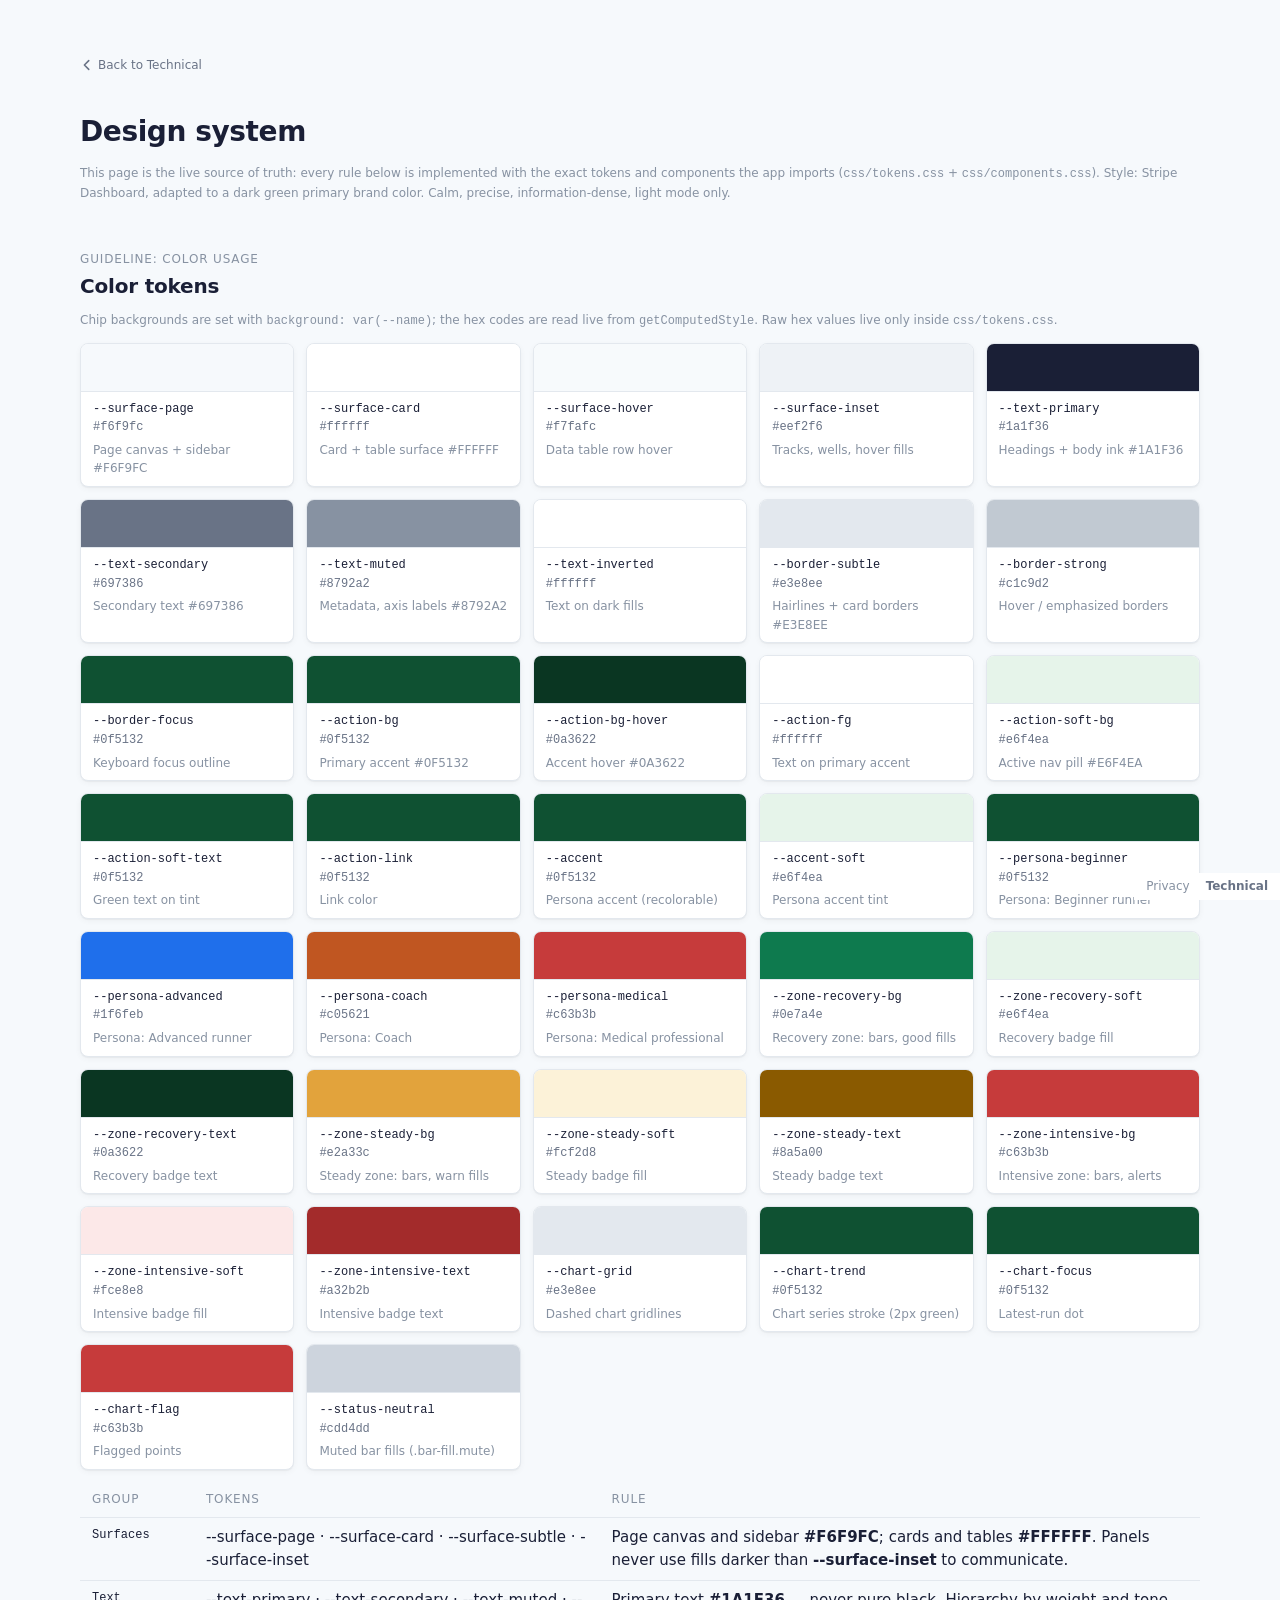
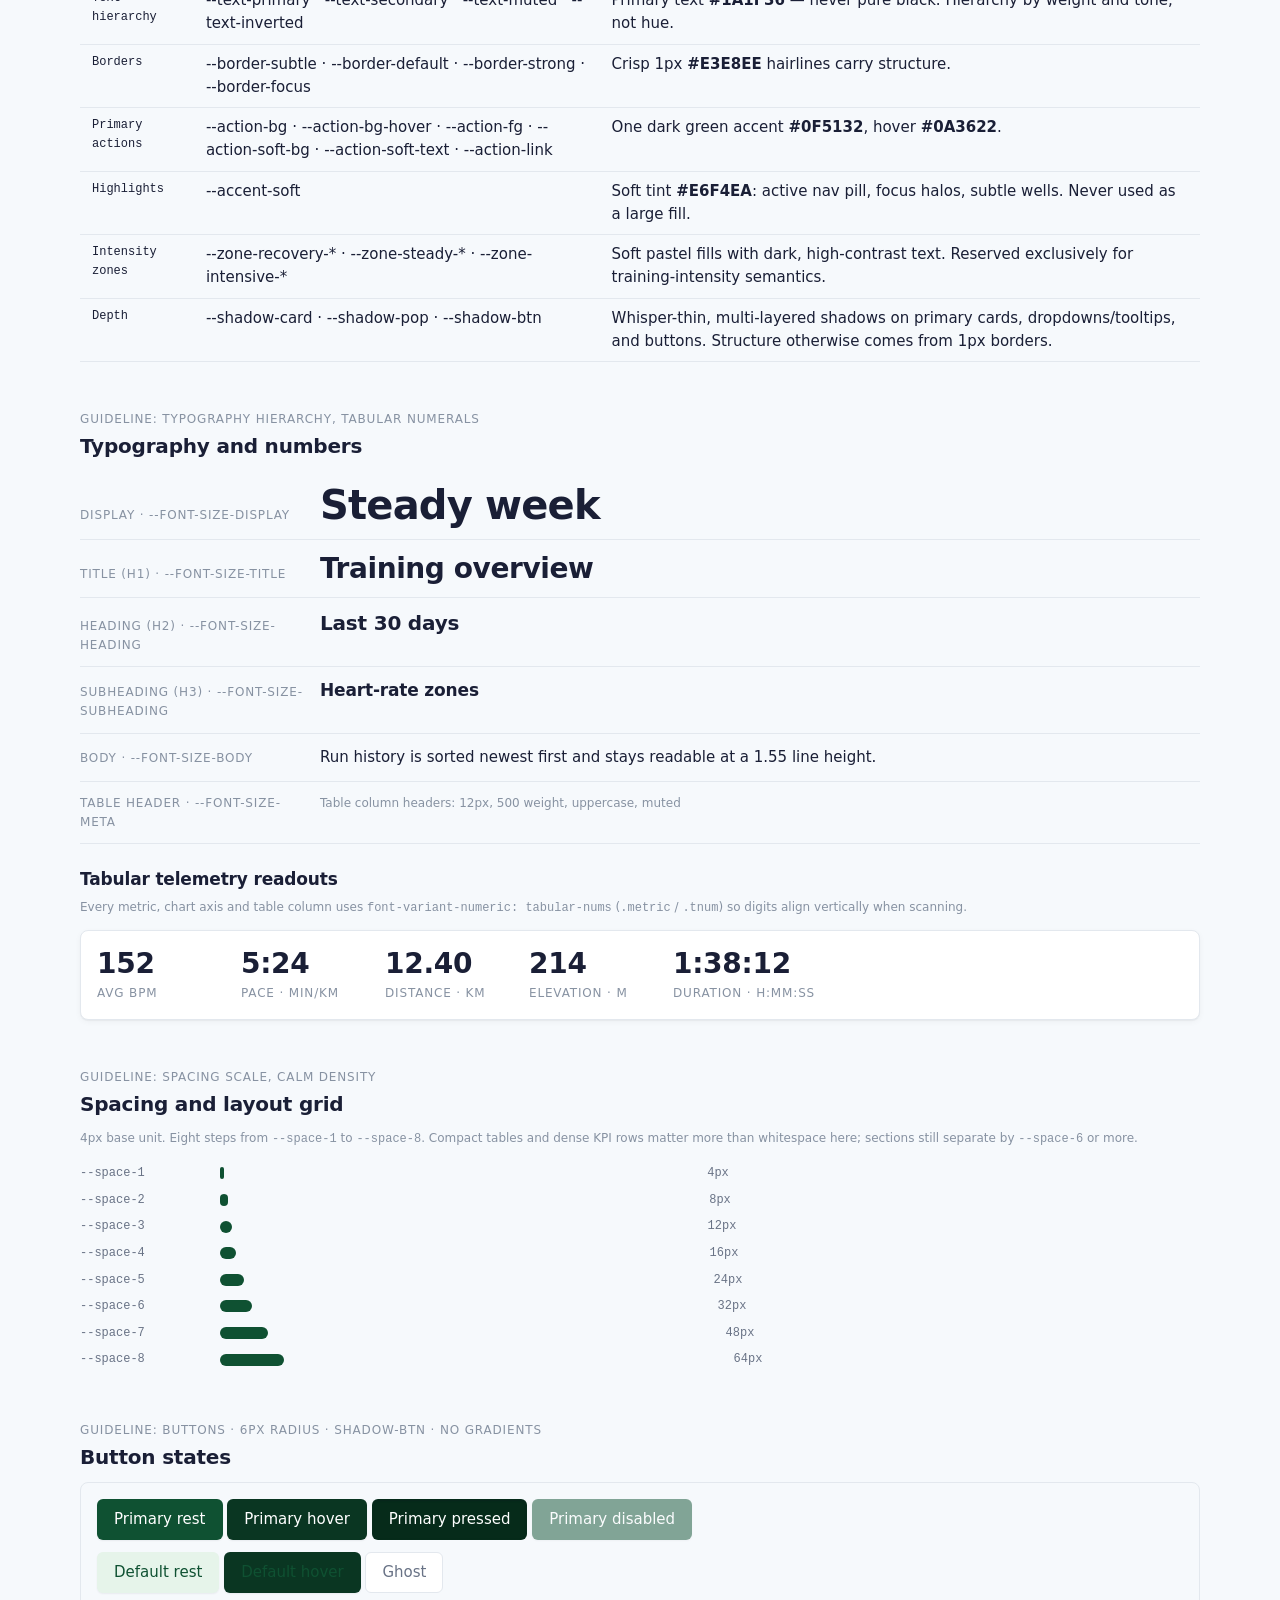
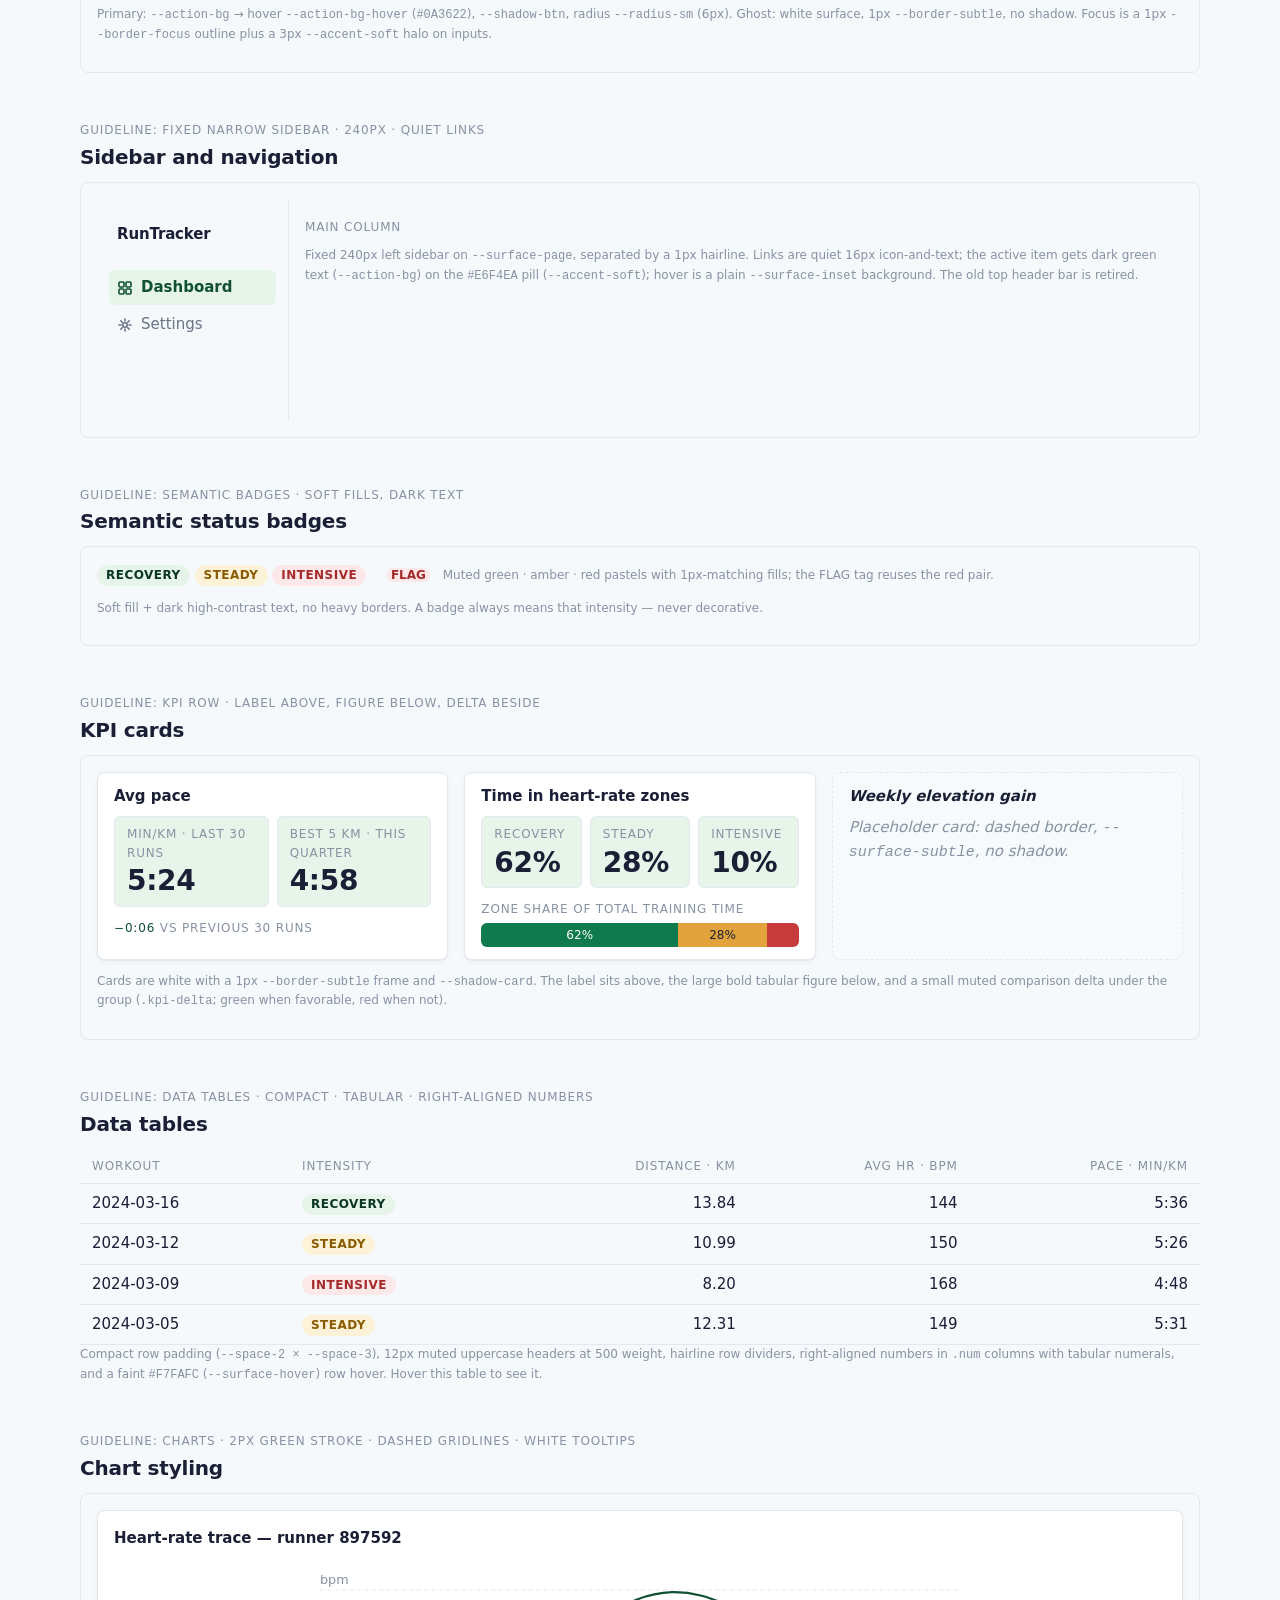
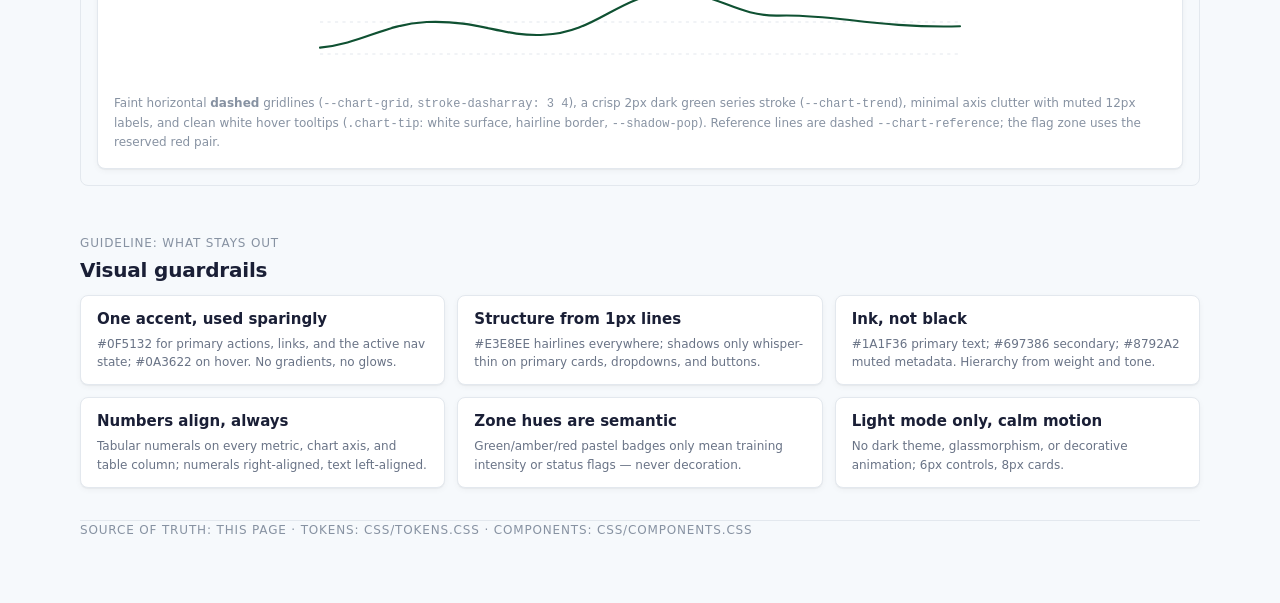
<file: site/design.html>
<!doctype html>
<html lang="en">
<head>
<meta charset="utf-8">
<meta name="viewport" content="width=device-width, initial-scale=1">
<title>Design system — RunTracker</title>
<link rel="stylesheet" href="css/tokens.css">
<link rel="stylesheet" href="css/components.css">
<style>
  .st-section { margin-top: var(--space-7); }
  .st-section > .meta-label { display: block; margin-bottom: var(--space-1); }
  .st-section > h2 { margin-top: 0; }
  .st-rule { border: none; border-top: var(--border-width) solid var(--border-subtle); margin: var(--space-6) 0 0; }

  .st-swatches { display: grid; grid-template-columns: repeat(auto-fill, minmax(13rem, 1fr)); gap: var(--space-3); }
  .st-swatch {
    border: var(--border-width) solid var(--border-subtle);
    border-radius: var(--radius-md);
    background: var(--surface-card);
    box-shadow: var(--shadow-card);
    overflow: hidden;
  }
  .st-swatch__chip { height: var(--space-7); border-bottom: var(--border-width) solid var(--border-subtle); }
  .st-swatch__body { padding: var(--space-2) var(--space-3); }
  .st-swatch__name { font-family: var(--font-mono); font-size: var(--font-size-meta); color: var(--text-primary); }
  .st-swatch__value { font-family: var(--font-mono); font-size: var(--font-size-meta); color: var(--text-secondary); }
  .st-swatch__usage { font-size: var(--font-size-meta); color: var(--text-muted); margin-top: var(--space-1); display: block; }

  .st-type-row {
    display: grid;
    grid-template-columns: 14rem 1fr;
    gap: var(--space-4);
    align-items: baseline;
    padding: var(--space-3) 0;
    border-bottom: var(--border-width) solid var(--border-subtle);
  }
  .st-telemetry {
    display: flex;
    gap: var(--space-4);
    flex-wrap: wrap;
    padding: var(--space-4);
    background: var(--surface-card);
    border: var(--border-width) solid var(--border-subtle);
    border-radius: var(--radius-md);
    box-shadow: var(--shadow-card);
  }
  .st-telemetry > div { min-width: 8rem; }
  .st-telemetry .metric { font-size: var(--font-size-metric); line-height: 1.2; font-weight: 600; letter-spacing: -0.01em; color: var(--text-primary); display: block; }
  .st-telemetry .meta-label { display: block; margin-top: var(--space-1); }

  .st-space-row { display: grid; grid-template-columns: 8rem auto auto; gap: var(--space-3); align-items: center; padding: var(--space-1) 0; }
  .st-space-bar { height: var(--space-3); background: var(--green-600); border-radius: var(--radius-sm); }
  .st-space-value { font-family: var(--font-mono); font-size: var(--font-size-meta); color: var(--text-secondary); }

  .st-demo {
    border: var(--border-width) solid var(--border-subtle);
    border-radius: var(--radius-md);
    background: var(--surface-page);
    padding: var(--space-4);
    margin-bottom: var(--space-3);
  }
  .st-demo > .meta-label { display: block; margin-bottom: var(--space-2); }
  .st-note { color: var(--text-muted); font-size: var(--font-size-meta); }

  /* Button-state demos: simulated hover/active via the same tokens */
  .st-btn-hover { background: var(--action-bg-hover) !important; }
  .st-btn-active { background: var(--green-900) !important; box-shadow: inset 0 1px 2px rgba(13, 22, 38, 0.2); }
  .st-sidebardemo { display: flex; border: var(--border-width) solid var(--border-subtle); border-radius: var(--radius-md); background: var(--surface-page); overflow: hidden; min-height: 16rem; }
  .st-sidebardemo .sidebar { position: static; height: auto; flex: 0 0 12rem; border-right: var(--border-width) solid var(--border-subtle); }
  .st-sidebardemo .st-sb-main { flex: 1; padding: var(--space-4); background: var(--surface-page); }

  .st-spark { width: 100%; height: 8rem; display: block; }
  .st-spark .st-spark-line { fill: none; stroke: var(--chart-trend); stroke-width: 2; stroke-linecap: round; }

  .st-rows { display: grid; grid-template-columns: repeat(auto-fill, minmax(20rem, 1fr)); gap: var(--space-3); }
  .st-guard {
    background: var(--surface-card);
    border: var(--border-width) solid var(--border-subtle);
    border-radius: var(--radius-md);
    box-shadow: var(--shadow-card);
    padding: var(--space-3) var(--space-4);
    margin: 0;
  }
  .st-guard dt { font-weight: 600; color: var(--text-primary); }
  .st-guard dd { margin: var(--space-1) 0 0; color: var(--text-secondary); font-size: var(--font-size-meta); }

  .st-spec { width: 100%; border-collapse: collapse; margin-top: var(--space-3); }
  .st-spec th { text-align: left; font-size: var(--font-size-meta); font-weight: 500; text-transform: uppercase; letter-spacing: 0.07em; color: var(--text-muted); border-bottom: var(--border-width) solid var(--border-subtle); padding: var(--space-2) var(--space-3); }
  .st-spec td { border-bottom: var(--border-width) solid var(--border-subtle); padding: var(--space-2) var(--space-3); vertical-align: top; }
  .st-spec td:first-child { font-family: var(--font-mono); font-size: var(--font-size-meta); }
</style>
</head>
<body>

<div class="shell">

  <div class="shell-main">
  <main class="page">

  <a class="back-link" href="technical.html"><svg viewBox="0 0 16 16" aria-hidden="true"><path d="M10 3 5 8l5 5"/></svg>Back to Technical</a>
  <h1>Design system</h1>
  <p class="st-note">This page is the live source of truth: every rule below is implemented with the exact tokens and components the app imports (<code>css/tokens.css</code> + <code>css/components.css</code>). Style: Stripe Dashboard, adapted to a dark green primary brand color. Calm, precise, information-dense, light mode only.</p>

  <section class="st-section" id="color-tokens">
    <span class="meta-label">Guideline: color usage</span>
    <h2>Color tokens</h2>
    <p class="st-note">Chip backgrounds are set with <code>background: var(--name)</code>; the hex codes are read live from <code>getComputedStyle</code>. Raw hex values live only inside <code>css/tokens.css</code>.</p>
    <div class="st-swatches" id="swatch-grid"></div>

    <table class="st-spec">
      <thead><tr><th>Group</th><th>Tokens</th><th>Rule</th></tr></thead>
      <tbody>
        <tr><td>Surfaces</td><td>--surface-page · --surface-card · --surface-subtle · --surface-inset</td><td>Page canvas and sidebar <strong>#F6F9FC</strong>; cards and tables <strong>#FFFFFF</strong>. Panels never use fills darker than <strong>--surface-inset</strong> to communicate.</td></tr>
        <tr><td>Text hierarchy</td><td>--text-primary · --text-secondary · --text-muted · --text-inverted</td><td>Primary text <strong>#1A1F36</strong> — never pure black. Hierarchy by weight and tone, not hue.</td></tr>
        <tr><td>Borders</td><td>--border-subtle · --border-default · --border-strong · --border-focus</td><td>Crisp 1px <strong>#E3E8EE</strong> hairlines carry structure.</td></tr>
        <tr><td>Primary actions</td><td>--action-bg · --action-bg-hover · --action-fg · --action-soft-bg · --action-soft-text · --action-link</td><td>One dark green accent <strong>#0F5132</strong>, hover <strong>#0A3622</strong>.</td></tr>
        <tr><td>Highlights</td><td>--accent-soft</td><td>Soft tint <strong>#E6F4EA</strong>: active nav pill, focus halos, subtle wells. Never used as a large fill.</td></tr>
        <tr><td>Intensity zones</td><td>--zone-recovery-* · --zone-steady-* · --zone-intensive-*</td><td>Soft pastel fills with dark, high-contrast text. Reserved exclusively for training-intensity semantics.</td></tr>
        <tr><td>Depth</td><td>--shadow-card · --shadow-pop · --shadow-btn</td><td>Whisper-thin, multi-layered shadows on primary cards, dropdowns/tooltips, and buttons. Structure otherwise comes from 1px borders.</td></tr>
      </tbody>
    </table>
  </section>

  <section class="st-section" id="typography">
    <span class="meta-label">Guideline: typography hierarchy, tabular numerals</span>
    <h2>Typography and numbers</h2>

    <div class="st-type-row"><span class="meta-label">display · --font-size-display</span><span style="font-size:var(--font-size-display);font-weight:600;letter-spacing:-0.02em;line-height:1.1">Steady week</span></div>
    <div class="st-type-row"><span class="meta-label">title (h1) · --font-size-title</span><h1 style="margin:0">Training overview</h1></div>
    <div class="st-type-row"><span class="meta-label">heading (h2) · --font-size-heading</span><h2 style="margin:0">Last 30 days</h2></div>
    <div class="st-type-row"><span class="meta-label">subheading (h3) · --font-size-subheading</span><h3 style="margin:0">Heart-rate zones</h3></div>
    <div class="st-type-row"><span class="meta-label">body · --font-size-body</span><p style="margin:0">Run history is sorted newest first and stays readable at a 1.55 line height.</p></div>
    <div class="st-type-row"><span class="meta-label">table header · --font-size-meta</span><span class="meta-label" style="text-transform:none;letter-spacing:0">Table column headers: 12px, 500 weight, uppercase, muted</span></div>

    <h3>Tabular telemetry readouts</h3>
    <p class="st-note">Every metric, chart axis and table column uses <code>font-variant-numeric: tabular-nums</code> (<code>.metric</code> / <code>.tnum</code>) so digits align vertically when scanning.</p>
    <div class="st-telemetry">
      <div><span class="metric">152</span><span class="meta-label">avg bpm</span></div>
      <div><span class="metric">5:24</span><span class="meta-label">pace · min/km</span></div>
      <div><span class="metric">12.40</span><span class="meta-label">distance · km</span></div>
      <div><span class="metric">214</span><span class="meta-label">elevation · m</span></div>
      <div><span class="metric">1:38:12</span><span class="meta-label">duration · h:mm:ss</span></div>
    </div>
  </section>

  <section class="st-section" id="spacing">
    <span class="meta-label">Guideline: spacing scale, calm density</span>
    <h2>Spacing and layout grid</h2>
    <p class="st-note">4px base unit. Eight steps from <code>--space-1</code> to <code>--space-8</code>. Compact tables and dense KPI rows matter more than whitespace here; sections still separate by <code>--space-6</code> or more.</p>
    <div id="space-scale"></div>
  </section>

  <section class="st-section" id="buttons">
    <span class="meta-label">Guideline: buttons · 6px radius · shadow-btn · no gradients</span>
    <h2>Button states</h2>
    <div class="st-demo">
      <p>
        <button type="button" class="btn btn--primary">Primary rest</button>
        <button type="button" class="btn btn--primary st-btn-hover">Primary hover</button>
        <button type="button" class="btn btn--primary st-btn-active">Primary pressed</button>
        <button type="button" class="btn btn--primary" disabled>Primary disabled</button>
      </p>
      <p>
        <button type="button" class="btn">Default rest</button>
        <button type="button" class="btn st-btn-hover" style="background:var(--surface-inset)">Default hover</button>
        <button type="button" class="btn btn--ghost">Ghost</button>
      </p>
      <p class="st-note">Primary: <code>--action-bg</code> → hover <code>--action-bg-hover</code> (<code>#0A3622</code>), <code>--shadow-btn</code>, radius <code>--radius-sm</code> (6px). Ghost: white surface, 1px <code>--border-subtle</code>, no shadow. Focus is a 1px <code>--border-focus</code> outline plus a 3px <code>--accent-soft</code> halo on inputs.</p>
    </div>
  </section>

  <section class="st-section" id="navigation">
    <span class="meta-label">Guideline: fixed narrow sidebar · 240px · quiet links</span>
    <h2>Sidebar and navigation</h2>
    <div class="st-demo st-sidebardemo">
      <aside class="sidebar">
        <span class="brand">RunTracker</span>
        <nav class="side-nav" aria-label="Sidebar demo">
          <a href="#navigation" aria-current="page"><svg viewBox="0 0 16 16" aria-hidden="true"><rect x="2" y="2" width="5" height="5" rx="1"/><rect x="9" y="2" width="5" height="5" rx="1"/><rect x="2" y="9" width="5" height="5" rx="1"/><rect x="9" y="9" width="5" height="5" rx="1"/></svg><span class="nav-label">Dashboard</span></a>
          <a href="#navigation"><svg viewBox="0 0 16 16" aria-hidden="true"><circle cx="8" cy="8" r="2.2"/><path d="M8 2v2M8 12v2M2 8h2M12 8h2M3.8 3.8l1.4 1.4M10.8 10.8l1.4 1.4M12.2 3.8l-1.4 1.4M5.2 10.8l-1.4 1.4"/></svg><span class="nav-label">Settings</span></a>
        </nav>
      </aside>
      <div class="st-sb-main">
        <span class="meta-label">Main column</span>
        <p class="st-note" style="margin-top:var(--space-2)">Fixed 240px left sidebar on <code>--surface-page</code>, separated by a 1px hairline. Links are quiet 16px icon-and-text; the active item gets dark green text (<code>--action-bg</code>) on the <code>#E6F4EA</code> pill (<code>--accent-soft</code>); hover is a plain <code>--surface-inset</code> background. The old top header bar is retired.</p>
      </div>
    </div>
  </section>

  <section class="st-section" id="badges">
    <span class="meta-label">Guideline: semantic badges · soft fills, dark text</span>
    <h2>Semantic status badges</h2>
    <div class="st-demo">
      <p>
        <span class="badge-intensity badge-intensity--recovery">Recovery</span>
        <span class="badge-intensity badge-intensity--steady">Steady</span>
        <span class="badge-intensity badge-intensity--intensive">Intensive</span>
        <span class="badge" style="margin-left:var(--space-4)">FLAG</span>
        <span class="st-note" style="margin-left:var(--space-2)">Muted green · amber · red pastels with 1px-matching fills; the FLAG tag reuses the red pair.</span>
      </p>
      <p class="st-note">Soft fill + dark high-contrast text, no heavy borders. A badge always means that intensity — never decorative.</p>
    </div>
  </section>

  <section class="st-section" id="kpis">
    <span class="meta-label">Guideline: KPI row · label above, figure below, delta beside</span>
    <h2>KPI cards</h2>
    <div class="st-demo">
      <div class="kpi-cards" style="margin-top:0">
        <div class="kpi-card">
          <h4>Avg pace</h4>
          <div class="kpi-stats">
            <div class="kpi-stat"><b>5:24</b><span>min/km · last 30 runs</span></div>
            <div class="kpi-stat"><b>4:58</b><span>best 5 km · this quarter</span></div>
          </div>
          <p class="kpi-sub"><em class="kpi-delta up" style="font-style:normal">−0:06</em> vs previous 30 runs</p>
        </div>
        <div class="kpi-card">
          <h4>Time in heart-rate zones</h4>
          <div class="kpi-stats">
            <div class="kpi-stat"><b>62%</b><span>Recovery</span></div>
            <div class="kpi-stat"><b>28%</b><span>Steady</span></div>
            <div class="kpi-stat"><b>10%</b><span>Intensive</span></div>
          </div>
          <p class="kpi-sub">Zone share of total training time</p>
          <div class="zonebar">
            <i class="z-low" style="width:62%">62%</i>
            <i class="z-mod" style="width:28%">28%</i>
            <i class="z-high" style="width:10%"></i>
          </div>
        </div>
        <div class="kpi-card kpi-card--placeholder">
          <h4>Weekly elevation gain</h4>
          <p style="margin:0">Placeholder card: dashed border, <code>--surface-subtle</code>, no shadow.</p>
        </div>
      </div>
      <p class="st-note" style="margin-top:var(--space-3)">Cards are white with a 1px <code>--border-subtle</code> frame and <code>--shadow-card</code>. The label sits above, the large bold tabular figure below, and a small muted comparison delta under the group (<code>.kpi-delta</code>; green when favorable, red when not).</p>
    </div>
  </section>

  <section class="st-section" id="tables">
    <span class="meta-label">Guideline: data tables · compact · tabular · right-aligned numbers</span>
    <h2>Data tables</h2>
    <table class="data-table">
      <thead><tr><th>Workout</th><th>Intensity</th><th class="num">Distance · km</th><th class="num">Avg HR · bpm</th><th class="num">Pace · min/km</th></tr></thead>
      <tbody>
        <tr class="data-row"><td>2024-03-16</td><td><span class="badge-intensity badge-intensity--recovery">Recovery</span></td><td class="num">13.84</td><td class="num">144</td><td class="num">5:36</td></tr>
        <tr class="data-row"><td>2024-03-12</td><td><span class="badge-intensity badge-intensity--steady">Steady</span></td><td class="num">10.99</td><td class="num">150</td><td class="num">5:26</td></tr>
        <tr class="data-row"><td>2024-03-09</td><td><span class="badge-intensity badge-intensity--intensive">Intensive</span></td><td class="num">8.20</td><td class="num">168</td><td class="num">4:48</td></tr>
        <tr class="data-row"><td>2024-03-05</td><td><span class="badge-intensity badge-intensity--steady">Steady</span></td><td class="num">12.31</td><td class="num">149</td><td class="num">5:31</td></tr>
      </tbody>
    </table>
    <p class="st-note">Compact row padding (<code>--space-2 × --space-3</code>), 12px muted uppercase headers at 500 weight, hairline row dividers, right-aligned numbers in <code>.num</code> columns with tabular numerals, and a faint <code>#F7FAFC</code> (<code>--surface-hover</code>) row hover. Hover this table to see it.</p>
  </section>

  <section class="st-section" id="charts">
    <span class="meta-label">Guideline: charts · 2px green stroke · dashed gridlines · white tooltips</span>
    <h2>Chart styling</h2>
    <div class="st-demo">
      <div class="chart-frame" style="margin:0">
        <h4 class="chart-frame__title">Heart-rate trace — runner 897592</h4>
        <svg class="st-spark" viewBox="0 0 600 120" role="img" aria-label="Sample heart-rate line chart">
          <line class="grid-line" x1="0" y1="30" x2="600" y2="30"/>
          <line class="grid-line" x1="0" y1="60" x2="600" y2="60"/>
          <line class="grid-line" x1="0" y1="90" x2="600" y2="90"/>
          <path class="st-spark-line" d="M0 84 C40 80, 60 62, 100 60 C150 58, 170 74, 210 72 C260 70, 280 34, 330 32 C370 31, 390 55, 430 54 C480 52, 520 66, 600 64"/>
          <text class="axis-label" x="0" y="24">bpm</text>
        </svg>
        <p class="st-note" style="margin:var(--space-2) 0 0">Faint horizontal <strong>dashed</strong> gridlines (<code>--chart-grid</code>, <code>stroke-dasharray: 3 4</code>), a crisp 2px dark green series stroke (<code>--chart-trend</code>), minimal axis clutter with muted 12px labels, and clean white hover tooltips (<code>.chart-tip</code>: white surface, hairline border, <code>--shadow-pop</code>). Reference lines are dashed <code>--chart-reference</code>; the flag zone uses the reserved red pair.</p>
      </div>
    </div>
  </section>

  <section class="st-section" id="guardrails">
    <span class="meta-label">Guideline: what stays out</span>
    <h2>Visual guardrails</h2>
    <div class="st-rows">
      <dl class="st-guard"><dt>One accent, used sparingly</dt><dd>#0F5132 for primary actions, links, and the active nav state; #0A3622 on hover. No gradients, no glows.</dd></dl>
      <dl class="st-guard"><dt>Structure from 1px lines</dt><dd>#E3E8EE hairlines everywhere; shadows only whisper-thin on primary cards, dropdowns, and buttons.</dd></dl>
      <dl class="st-guard"><dt>Ink, not black</dt><dd>#1A1F36 primary text; #697386 secondary; #8792A2 muted metadata. Hierarchy from weight and tone.</dd></dl>
      <dl class="st-guard"><dt>Numbers align, always</dt><dd>Tabular numerals on every metric, chart axis, and table column; numerals right-aligned, text left-aligned.</dd></dl>
      <dl class="st-guard"><dt>Zone hues are semantic</dt><dd>Green/amber/red pastel badges only mean training intensity or status flags — never decoration.</dd></dl>
      <dl class="st-guard"><dt>Light mode only, calm motion</dt><dd>No dark theme, glassmorphism, or decorative animation; 6px controls, 8px cards.</dd></dl>
    </div>
  </section>

  <hr class="st-rule">
  <p class="meta-label">Source of truth: this page · tokens: css/tokens.css · components: css/components.css</p>
</main>

  </div>
</div>

<script>
// Swatches: background via var(--name), resolved value read live from CSS.
var SEMANTIC_TOKENS = [
  ["--surface-page", "Page canvas + sidebar #F6F9FC"],
  ["--surface-card", "Card + table surface #FFFFFF"],
  ["--surface-hover", "Data table row hover"],
  ["--surface-inset", "Tracks, wells, hover fills"],
  ["--text-primary", "Headings + body ink #1A1F36"],
  ["--text-secondary", "Secondary text #697386"],
  ["--text-muted", "Metadata, axis labels #8792A2"],
  ["--text-inverted", "Text on dark fills"],
  ["--border-subtle", "Hairlines + card borders #E3E8EE"],
  ["--border-strong", "Hover / emphasized borders"],
  ["--border-focus", "Keyboard focus outline"],
  ["--action-bg", "Primary accent #0F5132"],
  ["--action-bg-hover", "Accent hover #0A3622"],
  ["--action-fg", "Text on primary accent"],
  ["--action-soft-bg", "Active nav pill #E6F4EA"],
  ["--action-soft-text", "Green text on tint"],
  ["--action-link", "Link color"],
  ["--accent", "Persona accent (recolorable)"],
  ["--accent-soft", "Persona accent tint"],
  ["--persona-beginner", "Persona: Beginner runner"],
  ["--persona-advanced", "Persona: Advanced runner"],
  ["--persona-coach", "Persona: Coach"],
  ["--persona-medical", "Persona: Medical professional"],
  ["--zone-recovery-bg", "Recovery zone: bars, good fills"],
  ["--zone-recovery-soft", "Recovery badge fill"],
  ["--zone-recovery-text", "Recovery badge text"],
  ["--zone-steady-bg", "Steady zone: bars, warn fills"],
  ["--zone-steady-soft", "Steady badge fill"],
  ["--zone-steady-text", "Steady badge text"],
  ["--zone-intensive-bg", "Intensive zone: bars, alerts"],
  ["--zone-intensive-soft", "Intensive badge fill"],
  ["--zone-intensive-text", "Intensive badge text"],
  ["--chart-grid", "Dashed chart gridlines"],
  ["--chart-trend", "Chart series stroke (2px green)"],
  ["--chart-focus", "Latest-run dot"],
  ["--chart-flag", "Flagged points"],
  ["--status-neutral", "Muted bar fills (.bar-fill.mute)"]
];

(function renderSwatches() {
  var grid = document.getElementById("swatch-grid");
  SEMANTIC_TOKENS.forEach(function (t) {
    var name = t[0], usage = t[1];
    var card = document.createElement("div");
    card.className = "st-swatch";
    var chip = document.createElement("div");
    chip.className = "st-swatch__chip";
    chip.style.background = "var(" + name + ")";
    chip.style.borderBottom = "var(--border-width) solid var(--border-subtle)";
    var isDark = /^--(zone|persona)-(recovery|steady|intensive|beginner|advanced|coach|medical)-bg$/.test(name) ||
      name === "--accent" || name === "--action-bg" || name === "--action-bg-hover";
    if (isDark) chip.style.color = "var(--text-inverted)";
    var body = document.createElement("div");
    body.className = "st-swatch__body";
    var nm = document.createElement("div"); nm.className = "st-swatch__name"; nm.textContent = name;
    var val = document.createElement("div"); val.className = "st-swatch__value";
    val.textContent = getComputedStyle(document.documentElement).getPropertyValue(name).trim();
    var use = document.createElement("span"); use.className = "st-swatch__usage"; use.textContent = usage;
    body.appendChild(nm); body.appendChild(val); body.appendChild(use);
    card.appendChild(chip); card.appendChild(body);
    grid.appendChild(card);
  });
})();

// Spacing scale visualization: each bar is exactly var(--space-N) wide.
(function renderSpacing() {
  var box = document.getElementById("space-scale");
  ["--space-1","--space-2","--space-3","--space-4","--space-5","--space-6","--space-7","--space-8"].forEach(function (t) {
    var row = document.createElement("div"); row.className = "st-space-row";
    var label = document.createElement("span"); label.className = "st-space-value"; label.textContent = t;
    var bar = document.createElement("div"); bar.className = "st-space-bar"; bar.style.width = "var(" + t + ")";
    var px = document.createElement("span"); px.className = "st-space-value";
    px.textContent = getComputedStyle(document.documentElement).getPropertyValue(t).trim();
    row.appendChild(label); row.appendChild(bar); row.appendChild(px);
    box.appendChild(row);
  });
})();
</script>
<nav class="corner-links" aria-label="Info">
  <a href="privacy.html">Privacy</a>
  <a href="technical.html" aria-current="page">Technical</a>
</nav>
</body>
</html>
</file>
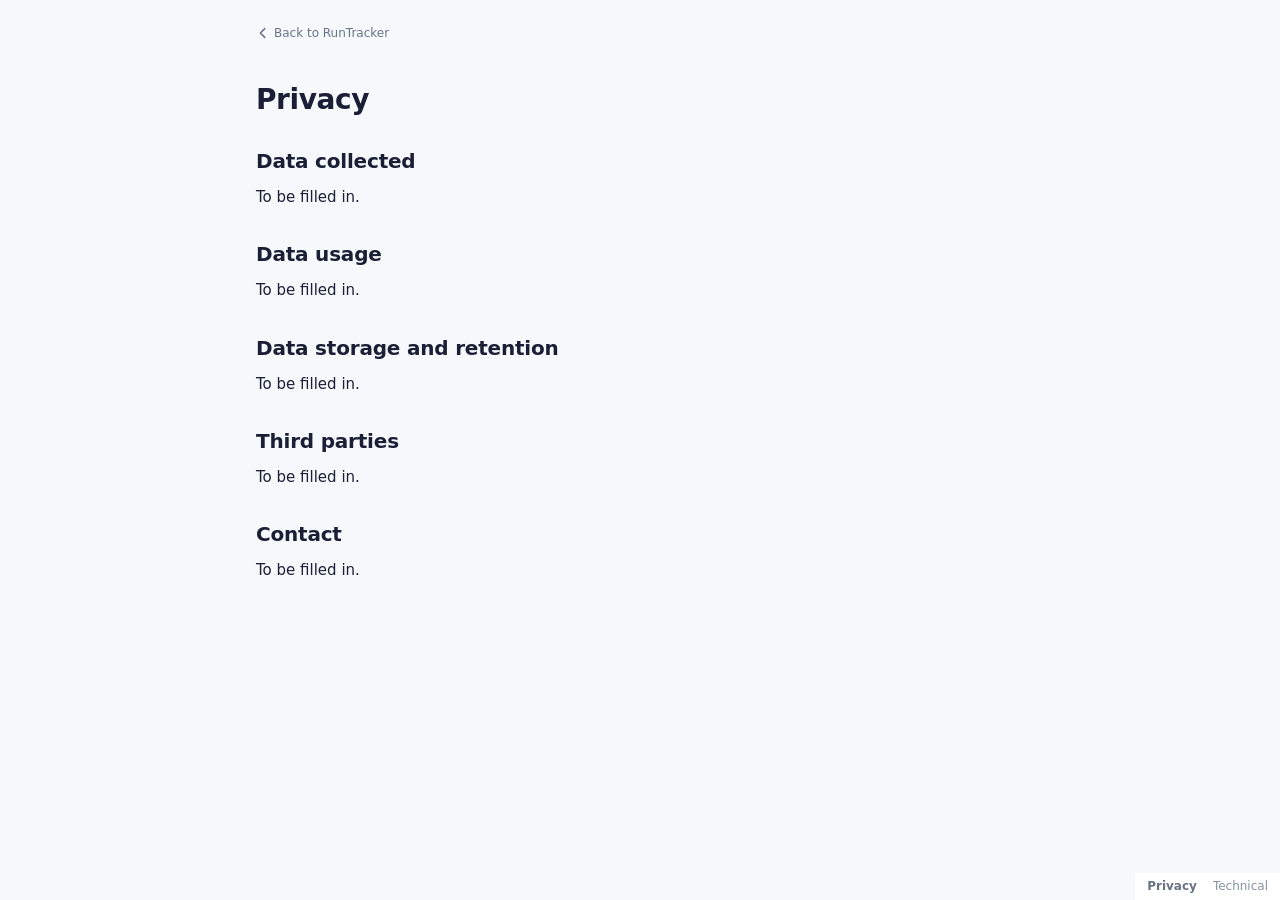
<file: site/privacy.html>
<!doctype html>
<html lang="en">
<head>
<meta charset="utf-8">
<meta name="viewport" content="width=device-width, initial-scale=1">
<title>Privacy — RunTracker</title>
<link rel="stylesheet" href="css/tokens.css">
<link rel="stylesheet" href="css/components.css">
</head>
<body>

<div class="shell">

<div class="shell-main">

<main class="content-page">

  <a class="back-link" href="index.html"><svg viewBox="0 0 16 16" aria-hidden="true"><path d="M10 3 5 8l5 5"/></svg>Back to RunTracker</a>
  <h1>Privacy</h1>

  <h2>Data collected</h2>
  <p>To be filled in.</p>

  <h2>Data usage</h2>
  <p>To be filled in.</p>

  <h2>Data storage and retention</h2>
  <p>To be filled in.</p>

  <h2>Third parties</h2>
  <p>To be filled in.</p>

  <h2>Contact</h2>
  <p>To be filled in.</p>

</main>


</div>
</div>

<nav class="corner-links" aria-label="Info">
  <a href="privacy.html" aria-current="page">Privacy</a>
  <a href="technical.html">Technical</a>
</nav>
</body>
</html>
</file>
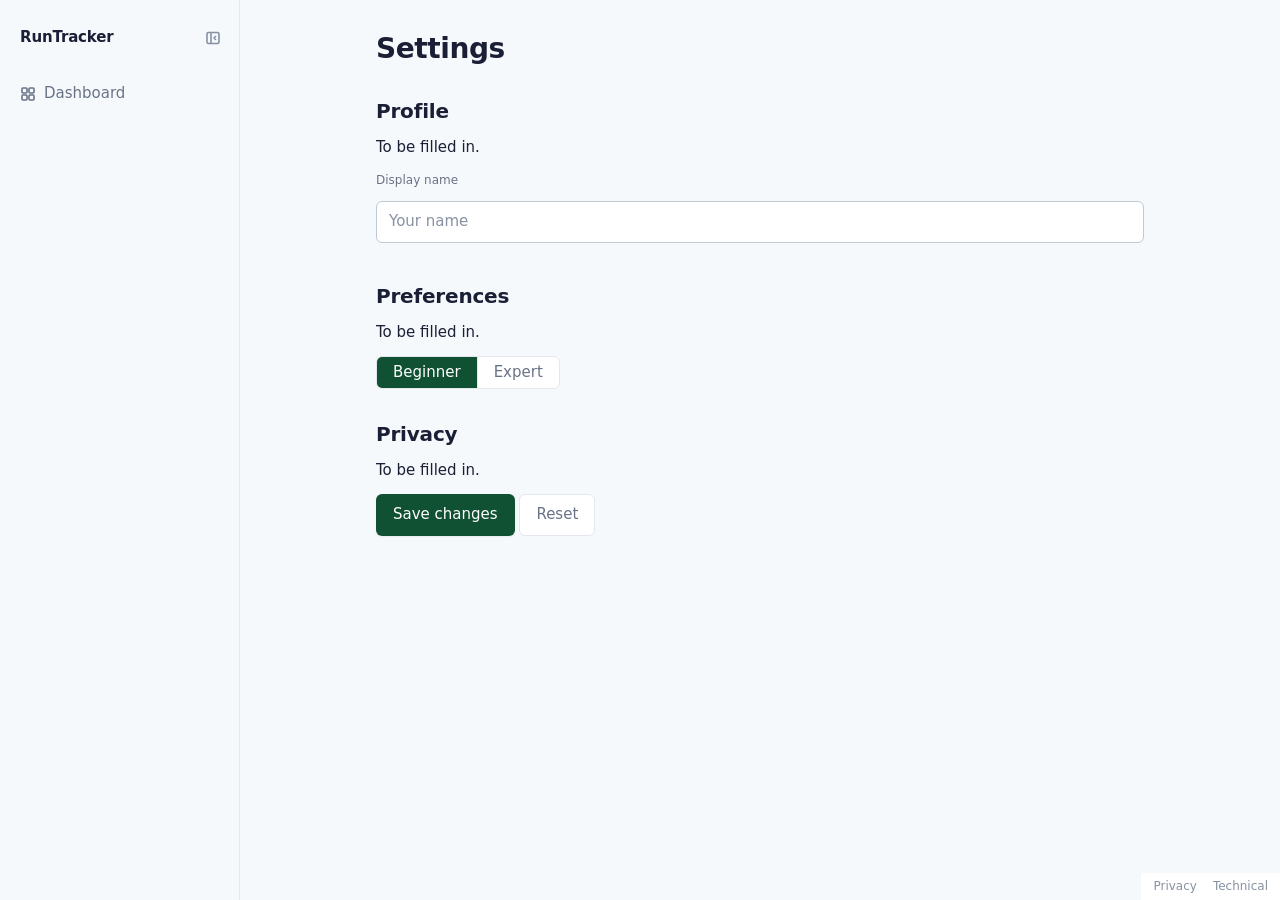
<file: site/settings.html>
<!doctype html>
<html lang="en">
<head>
<meta charset="utf-8">
<meta name="viewport" content="width=device-width, initial-scale=1">
<title>Settings — RunTracker</title>
<link rel="stylesheet" href="css/tokens.css">
<link rel="stylesheet" href="css/components.css">
<script src="sidebar.js"></script>
</head>
<body>

<div class="shell">
<aside class="sidebar">
  <div class="sidebar-head">
    <div class="brand-block">
      <span class="brand">RunTracker</span>
      <span class="brand-sub" data-role-label></span>
    </div>
    <button type="button" class="sidebar-toggle" aria-label="Collapse sidebar" aria-expanded="true"><svg viewBox="0 0 16 16" aria-hidden="true"><rect x="2" y="2.5" width="12" height="11" rx="1.5"/><path d="M6 2.5v11"/><path d="M10.5 6.5 9 8l1.5 1.5"/></svg></button>
  </div>
  <div class="persona-tabs mode-switch" data-mode-switch role="group" aria-label="Runner mode" hidden>
    <button type="button" data-mode="Beginner" aria-pressed="false">Beginner</button>
    <button type="button" data-mode="Expert" aria-pressed="false">Expert</button>
  </div>
  <nav class="side-nav" aria-label="Site">
    <a href="index.html"><svg viewBox="0 0 16 16" aria-hidden="true"><rect x="2" y="2" width="5" height="5" rx="1"/><rect x="9" y="2" width="5" height="5" rx="1"/><rect x="2" y="9" width="5" height="5" rx="1"/><rect x="9" y="9" width="5" height="5" rx="1"/></svg><span class="nav-label">Dashboard</span></a>
    <a href="index.html#history" data-runner-only hidden><svg viewBox="0 0 16 16" aria-hidden="true"><circle cx="8" cy="8" r="5.5"/><path d="M8 5v3l2 1.5"/></svg><span class="nav-label">Run history</span></a>
  </nav>
  <nav class="side-nav side-nav--bottom" aria-label="Account">
    <a href="settings.html" aria-current="page"><svg viewBox="0 0 16 16" aria-hidden="true"><circle cx="8" cy="8" r="2.2"/><path d="M8 2v2M8 12v2M2 8h2M12 8h2M3.8 3.8l1.4 1.4M10.8 10.8l1.4 1.4M12.2 3.8l-1.4 1.4M5.2 10.8l-1.4 1.4"/></svg><span class="nav-label">Settings</span></a>
    <a href="index.html" data-logout><svg viewBox="0 0 16 16" aria-hidden="true"><path d="M6.5 2.5h-3v11h3"/><path d="M10 5l3 3-3 3"/><path d="M13 8H6.5"/></svg><span class="nav-label">Log out</span></a>
  </nav>
</aside>

<div class="shell-main">

<main class="content-page">

  <h1>Settings</h1>

  <section>
    <h2>Profile</h2>
    <p>To be filled in.</p>
    <label class="field-label" for="settings-name">Display name</label>
    <input class="text-input" id="settings-name" type="text" placeholder="Your name">
  </section>

  <section>
    <h2>Preferences</h2>
    <p>To be filled in.</p>
    <div class="persona-tabs" role="group" aria-label="Default view">
      <button type="button" aria-pressed="true">Beginner</button>
      <button type="button" aria-pressed="false">Expert</button>
    </div>
  </section>

  <section>
    <h2>Privacy</h2>
    <p>To be filled in.</p>
    <button type="button" class="btn btn--primary">Save changes</button>
    <button type="button" class="btn btn--ghost">Reset</button>
  </section>

</main>


</div>
</div>

<nav class="corner-links" aria-label="Info">
  <a href="privacy.html">Privacy</a>
  <a href="technical.html">Technical</a>
</nav>
</body>
</html>
</file>
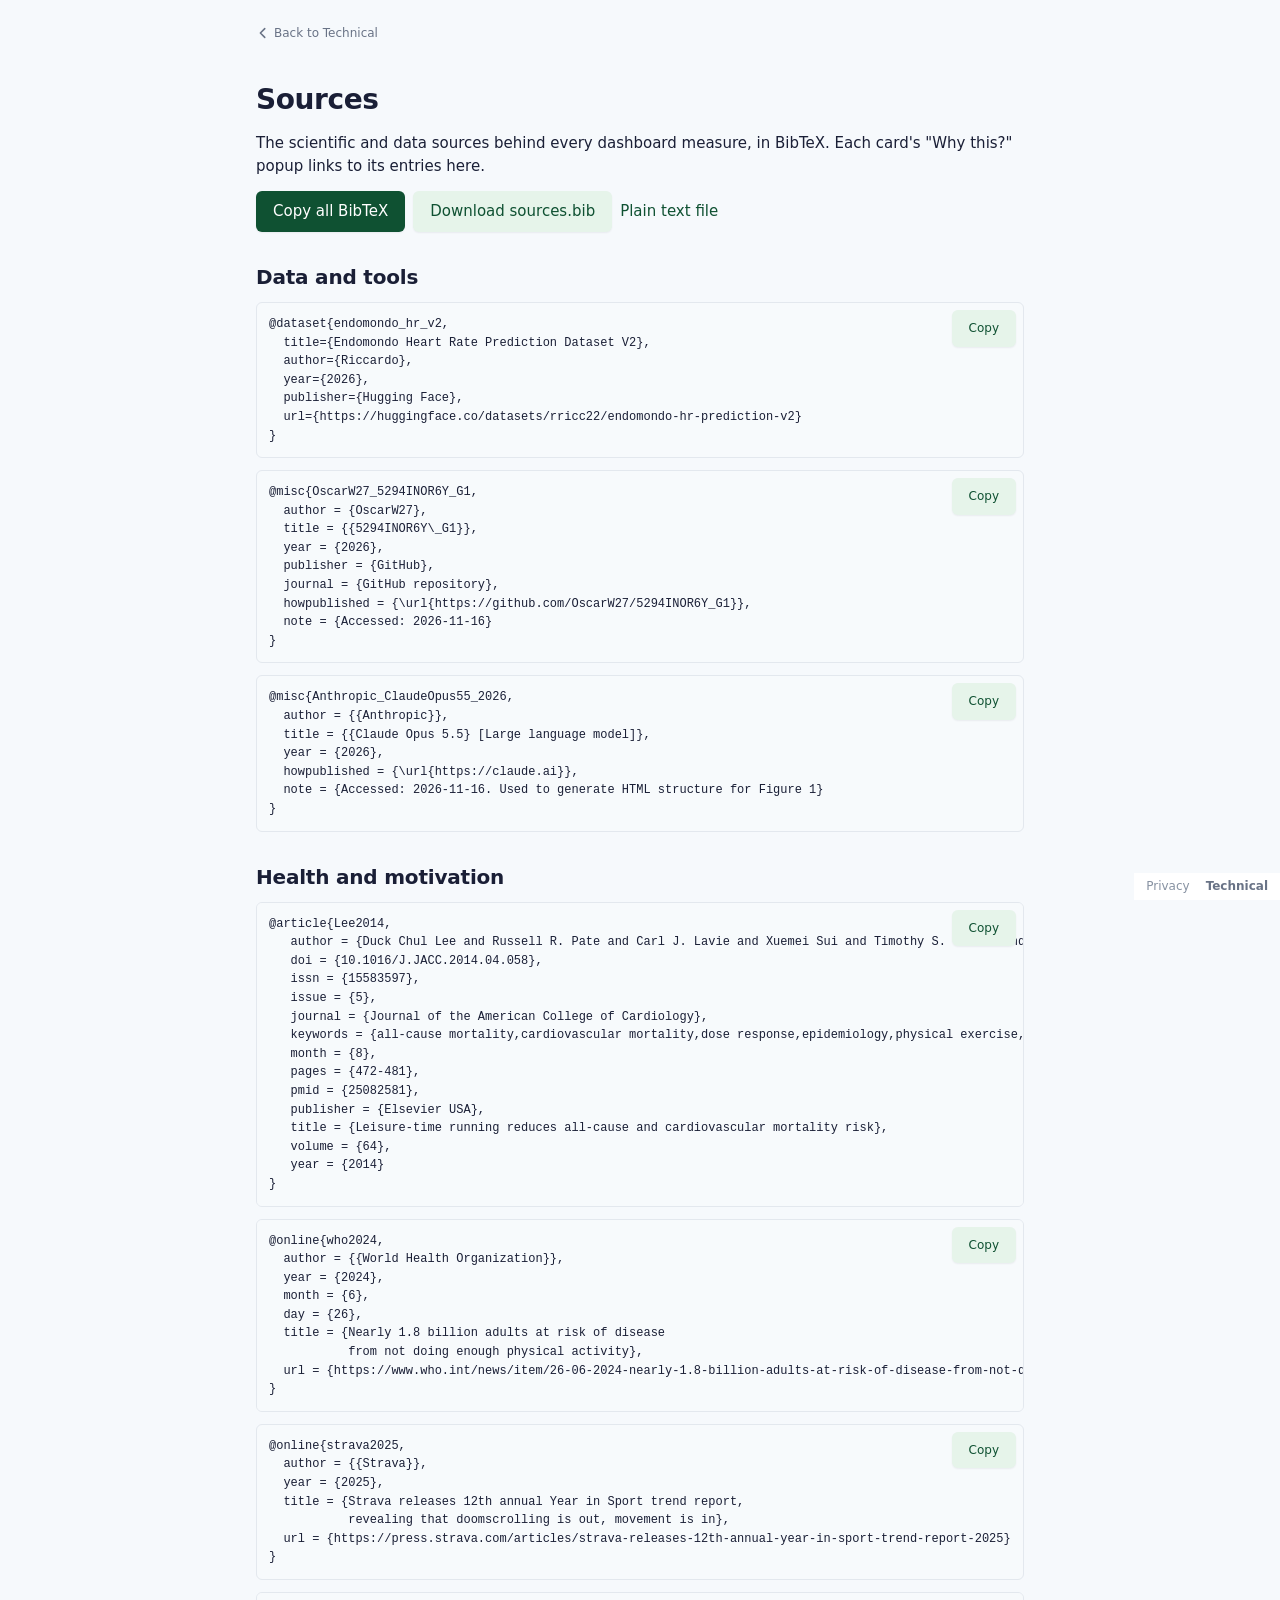
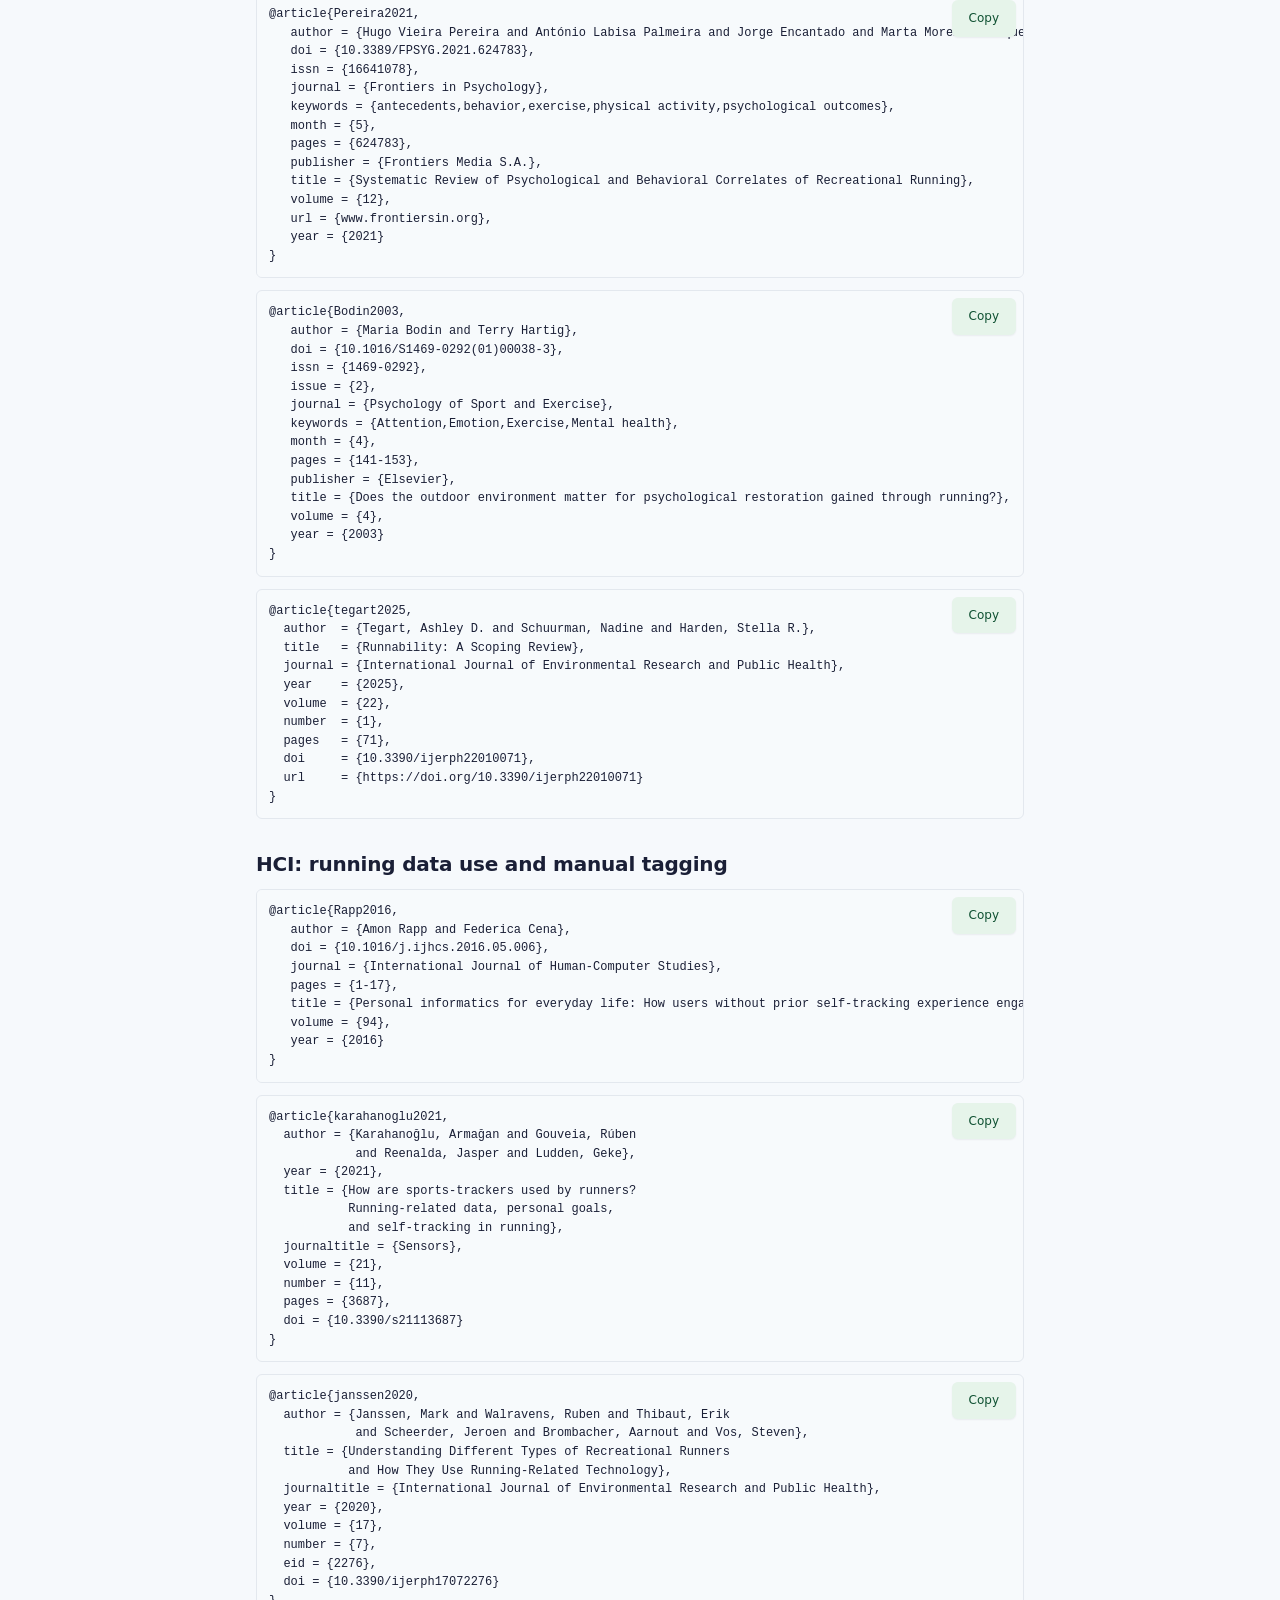
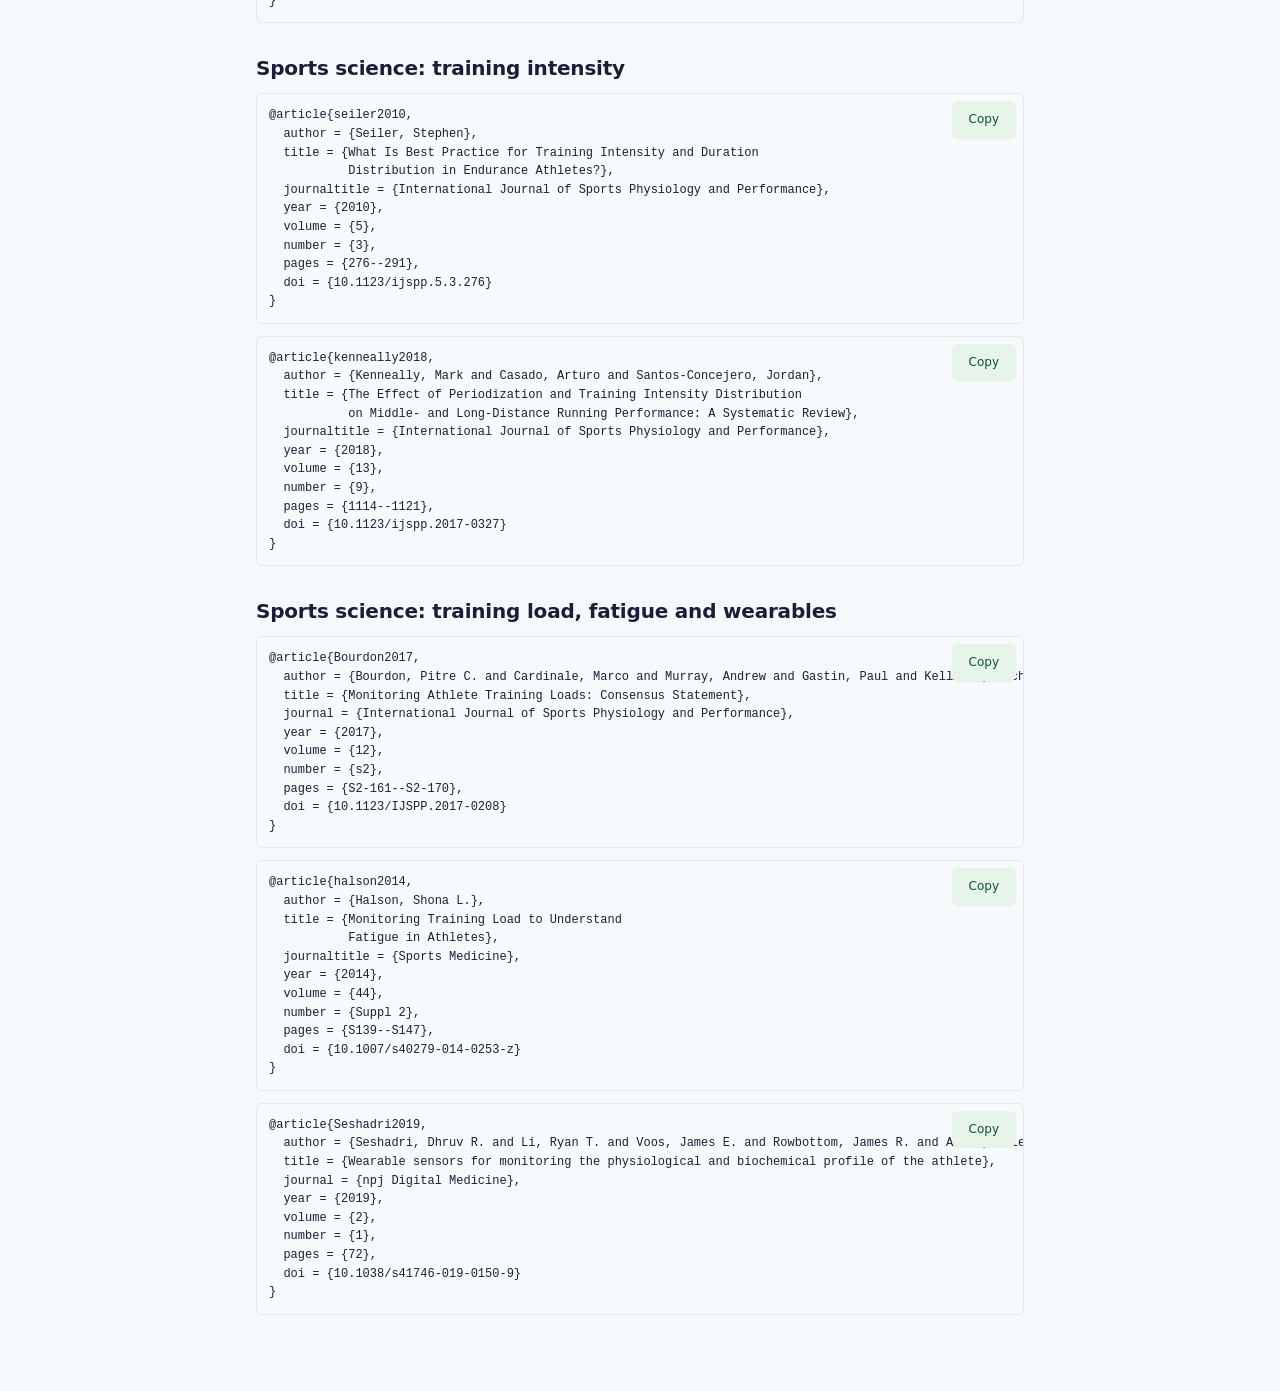
<file: site/sources.html>
<!doctype html>
<html lang="en">
<head>
<meta charset="utf-8">
<meta name="viewport" content="width=device-width, initial-scale=1">
<title>Sources — RunTracker</title>
<meta name="description" content="BibTeX references behind the RunTracker dashboard measures, as plain text.">
<link rel="stylesheet" href="css/tokens.css">
<link rel="stylesheet" href="css/components.css">
</head>
<body>

<div class="shell">

<div class="shell-main">

<main class="content-page">

  <a class="back-link" href="technical.html"><svg viewBox="0 0 16 16" aria-hidden="true"><path d="M10 3 5 8l5 5"/></svg>Back to Technical</a>
  <h1>Sources</h1>
  <p>The scientific and data sources behind every dashboard measure, in BibTeX. Each card's "Why this?" popup links to its entries here.</p>

  <div class="bib-actions">
    <button type="button" id="copy-all" class="btn btn--primary">Copy all BibTeX</button>
    <a class="btn" href="sources.bib" download>Download sources.bib</a>
    <a href="sources.bib">Plain text file</a>
    <span id="copy-status" class="meta-label" aria-live="polite"></span>
  </div>

  <div id="bib-list"><p>Loading sources…</p></div>

</main>


<script>
var bibText = "";

// Split the .bib text into headings (% --- X --- lines) and entries (@type{key, ... balanced braces}).
function parseBib(text) {
  var lines = text.split(/\r?\n/), out = [], cur = null, depth = 0;
  lines.forEach(function (line) {
    if (!cur) {
      var h = line.match(/^%\s*-+\s*(.+?)\s*-+\s*$/);
      if (h) { out.push({ heading: h[1] }); return; }
      var m = line.match(/^@\w+\s*\{\s*([^,\s]+)\s*,/);
      if (!m) return;
      cur = { key: m[1], lines: [] };
      depth = 0;
    }
    cur.lines.push(line);
    for (var i = 0; i < line.length; i++) {
      if (line[i] === "{") depth++;
      else if (line[i] === "}") depth--;
    }
    if (depth <= 0) { out.push({ key: cur.key, text: cur.lines.join("\n") }); cur = null; }
  });
  if (cur) out.push({ key: cur.key, text: cur.lines.join("\n") });
  return out;
}

function copyText(text, label) {
  var status = document.getElementById("copy-status");
  function done(ok) { status.textContent = ok ? "Copied " + label + "." : "Copy failed: select the text and copy it manually."; }
  if (navigator.clipboard && navigator.clipboard.writeText) {
    navigator.clipboard.writeText(text).then(function () { done(true); }, function () { done(false); });
  } else done(false);
}

function render(items) {
  var box = document.getElementById("bib-list");
  box.textContent = "";
  items.forEach(function (it) {
    if (it.heading) {
      var h = document.createElement("h2");
      h.textContent = (it.heading.charAt(0) + it.heading.slice(1).toLowerCase()).replace(/\bhci\b/i, "HCI");
      box.appendChild(h);
      return;
    }
    var wrap = document.createElement("div");
    wrap.className = "bib-entry";
    wrap.id = it.key;
    var pre = document.createElement("pre");
    pre.textContent = it.text;
    var btn = document.createElement("button");
    btn.type = "button";
    btn.className = "btn";
    btn.textContent = "Copy";
    btn.setAttribute("aria-label", "Copy BibTeX for " + it.key);
    btn.addEventListener("click", function () { copyText(it.text, it.key); });
    wrap.appendChild(pre);
    wrap.appendChild(btn);
    box.appendChild(wrap);
  });
  // Jump to the entry named in the URL (#key) once it exists.
  if (location.hash) {
    var target = document.getElementById(decodeURIComponent(location.hash.slice(1)));
    if (target) target.scrollIntoView();
  }
}

document.getElementById("copy-all").addEventListener("click", function () {
  if (bibText) copyText(bibText, "all entries");
});

fetch("sources.bib")
  .then(function (r) { if (!r.ok) throw new Error("HTTP " + r.status); return r.text(); })
  .then(function (text) { bibText = text; render(parseBib(text)); })
  .catch(function (err) {
    var box = document.getElementById("bib-list");
    box.textContent = "";
    var p = document.createElement("p");
    p.textContent = "Could not load sources.bib (" + err.message + "). Open the plain text file with the link above, or serve the site folder with a static web server.";
    box.appendChild(p);
  });
</script>

</div>
</div>
<nav class="corner-links" aria-label="Info">
  <a href="privacy.html">Privacy</a>
  <a href="technical.html" aria-current="page">Technical</a>
</nav>
</body>
</html>
</file>
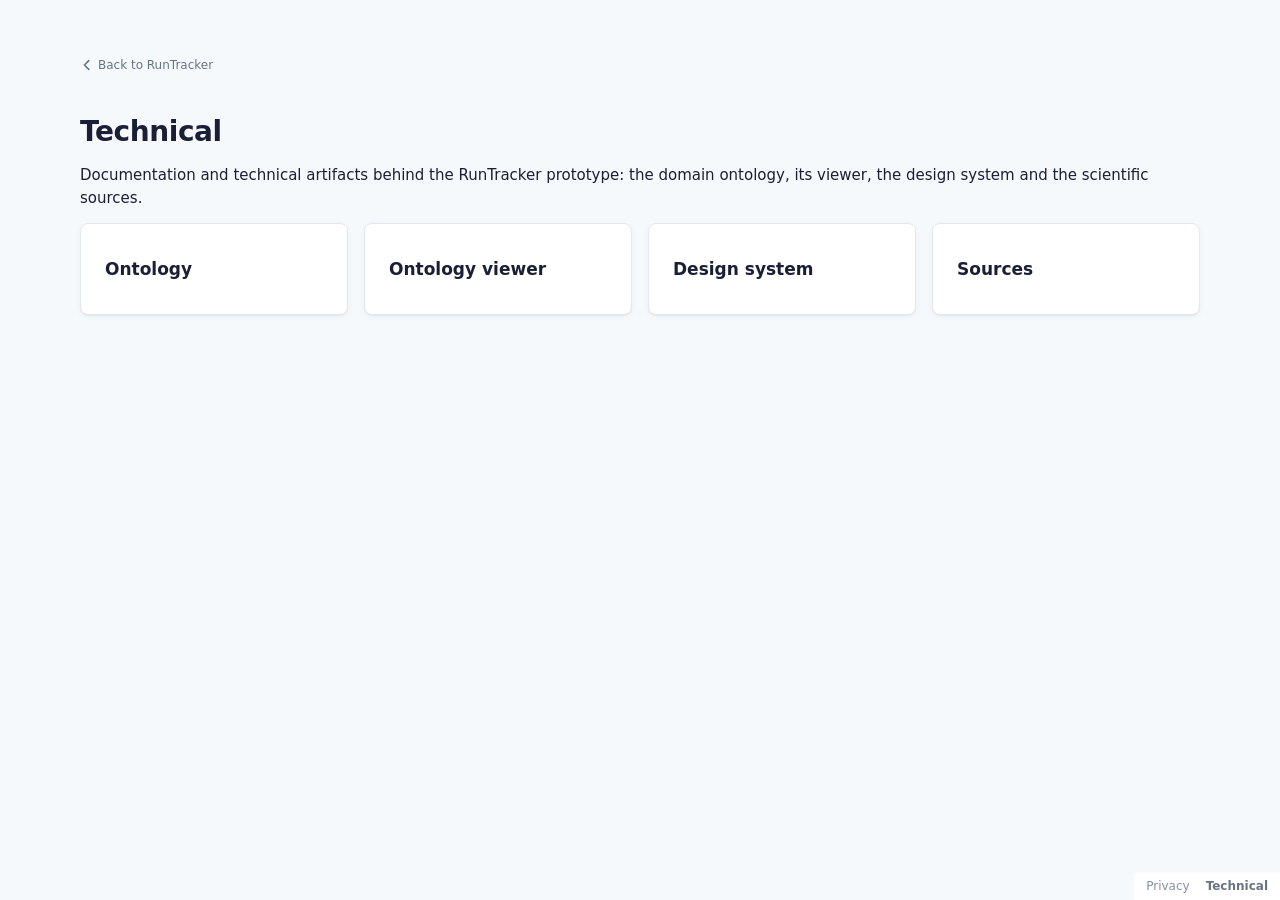
<file: site/technical.html>
<!doctype html>
<html lang="en">
<head>
<meta charset="utf-8">
<meta name="viewport" content="width=device-width, initial-scale=1">
<title>Technical — RunTracker</title>
<link rel="stylesheet" href="css/tokens.css">
<link rel="stylesheet" href="css/components.css">
</head>
<body>

<div class="shell">

<div class="shell-main">

<main class="page">
  <a class="back-link" href="index.html"><svg viewBox="0 0 16 16" aria-hidden="true"><path d="M10 3 5 8l5 5"/></svg>Back to RunTracker</a>
  <h1>Technical</h1>
  <p>Documentation and technical artifacts behind the RunTracker prototype: the domain ontology, its viewer, the design system and the scientific sources.</p>

  <div class="cards">
    <a class="role-card role-card--large" href="ontology.html">Ontology</a>
    <a class="role-card role-card--large" href="ontology.html?viewer">Ontology viewer</a>
    <a class="role-card role-card--large" href="design.html">Design system</a>
    <a class="role-card role-card--large" href="sources.html">Sources</a>
  </div>
</main>


</div>
</div>

<nav class="corner-links" aria-label="Info">
  <a href="privacy.html">Privacy</a>
  <a href="technical.html" aria-current="page">Technical</a>
</nav>
</body>
</html>
</file>
<file: site/css/tokens.css>
:root {

  /* Neutral ramp (calm, slightly cool) */
  --ink-0: #ffffff;
  --ink-25: #fbfdff;
  --ink-50: #f6f9fc;   /* page canvas */
  --ink-75: #f7fafc;   /* row hover */
  --ink-100: #eef2f6;
  --ink-200: #e3e8ee;  /* hairline borders */
  --ink-300: #cdd4dd;
  --ink-400: #8792a2;  /* muted metadata text */
  --ink-500: #697386;  /* secondary text */
  --ink-600: #4f566b;
  --ink-700: #303540;
  --ink-800: #1a1f36;  /* primary text (never pure black) */
  --ink-900: #131722;

  /* Brand greens */
  --green-050: #e6f4ea;   /* soft accent tint: active nav, highlights */
  --green-100: #d3ebdc;
  --green-600: #0f5132;   /* primary accent */
  --green-700: #0a3622;   /* hover state */
  --green-900: #062b1a;   /* pressed state */

  --amber-050: #fcf2d8;
  --amber-500: #e2a33c;
  --amber-600: #8a5a00;

  --red-050: #fce8e8;
  --red-600: #c63b3b;
  --red-700: #a32b2b;

  --blue-050: #e6effc;
  --blue-600: #1f6feb;
  --blue-700: #1a5ecb;

  --orange-050: #fdeee0;
  --orange-600: #c05621;

  --font-sans: "Inter", "Segoe UI", system-ui, -apple-system, sans-serif;
  --font-mono: ui-monospace, "SFMono-Regular", Consolas, monospace;

  --font-size-display: 2.5rem;
  --font-size-title: 1.75rem;
  --font-size-heading: 1.25rem;
  --font-size-subheading: 1.0625rem;
  --font-size-body: 0.9375rem;
  --font-size-metric: 1.75rem;
  --font-size-meta: 0.75rem;

  --space-1: 4px;
  --space-2: 8px;
  --space-3: 12px;
  --space-4: 16px;
  --space-5: 24px;
  --space-6: 32px;
  --space-7: 48px;
  --space-8: 64px;

  --radius-sm: 6px;    /* buttons + inputs */
  --radius-md: 8px;    /* cards + containers */
  --radius-lg: 12px;
  --radius-pill: 999px;

  --border-width: 1px;

  /* Whisper-thin, multi-layered shadows — primary cards, dropdowns, buttons only */
  --shadow-card: 0 1px 1px rgba(13, 22, 38, 0.04), 0 2px 6px rgba(13, 22, 38, 0.04);
  --shadow-pop: 0 2px 4px rgba(13, 22, 38, 0.06), 0 8px 24px rgba(13, 22, 38, 0.10);
  --shadow-btn: 0 1px 2px rgba(13, 22, 38, 0.06);

  /* Surfaces */
  --surface-page: var(--ink-50);
  --surface-card: var(--ink-0);
  --surface-subtle: var(--ink-75);
  --surface-hover: var(--ink-75);
  --surface-inset: var(--ink-100);

  /* Text hierarchy */
  --text-primary: var(--ink-800);
  --text-secondary: var(--ink-500);
  --text-muted: var(--ink-400);
  --text-inverted: var(--ink-0);

  /* Borders */
  --border-subtle: var(--ink-200);
  --border-default: var(--ink-200);
  --border-strong: #c1c9d2;
  --border-focus: var(--green-600);

  /* Primary actions */
  --action-link: var(--green-600);
  --action-bg: var(--green-600);
  --action-bg-hover: var(--green-700);
  --action-fg: var(--ink-0);
  --action-soft-bg: var(--green-050);
  --action-soft-text: var(--green-600);

  /* Accent (persona pages recolor this pair only) */
  --accent: var(--green-600);
  --accent-soft: var(--green-050);

  --persona-beginner: var(--green-600);
  --persona-beginner-soft: var(--green-050);
  --persona-advanced: var(--blue-600);
  --persona-advanced-soft: var(--blue-050);
  --persona-coach: var(--orange-600);
  --persona-coach-soft: var(--orange-050);
  --persona-medical: var(--red-600);
  --persona-medical-soft: var(--red-050);

  /* Training-intensity semantics (soft badge fills, dark high-contrast text) */
  --zone-recovery-bg: #0e7a4e;
  --zone-recovery-soft: var(--green-050);
  --zone-recovery-text: var(--green-700);
  --zone-steady-bg: var(--amber-500);
  --zone-steady-soft: var(--amber-050);
  --zone-steady-text: var(--amber-600);
  --zone-intensive-bg: var(--red-600);
  --zone-intensive-soft: var(--red-050);
  --zone-intensive-text: var(--red-700);

  --status-neutral: var(--ink-300);

  /* Charts: 2px dark-green strokes, faint dashed gridlines */
  --chart-grid: var(--ink-200);
  --chart-axis: var(--ink-300);
  --chart-reference: var(--ink-800);
  --chart-trend: var(--green-600);
  --chart-context: #a7b0bf;
  --chart-focus: var(--green-600);
  --chart-flag: var(--red-600);
  --chart-flag-zone: var(--red-050);

  /* Dialog backdrop */
  --scrim: rgba(26, 31, 54, 0.4);

  /* Fixed left navigation */
  --sidebar-width: 240px;
  --sidebar-collapsed-width: 56px;

  --page-max-width: 72rem;
  --content-measure: 50rem;
}

#app[data-theme="Beginner runner"]         { --accent: var(--persona-beginner); --accent-soft: var(--persona-beginner-soft); }
#app[data-theme="Advanced runner"]         { --accent: var(--persona-advanced); --accent-soft: var(--persona-advanced-soft); }
#app[data-theme="Coach"]                   { --accent: var(--persona-coach);    --accent-soft: var(--persona-coach-soft); }
#app[data-theme="Medical professional"]    { --accent: var(--persona-medical);  --accent-soft: var(--persona-medical-soft); }
</file>
<file: site/css/components.css>
* { box-sizing: border-box; }

body {
  font-family: var(--font-sans);
  font-size: var(--font-size-body);
  line-height: 1.55;
  margin: 0;
  background: var(--surface-page);
  color: var(--text-primary);
  -webkit-font-smoothing: antialiased;
}

a { color: var(--action-link); text-decoration: none; }
a:hover { text-decoration: underline; }

h1 { font-size: var(--font-size-title); font-weight: 600; letter-spacing: -0.015em; line-height: 1.2; margin: var(--space-6) 0 var(--space-4); }
h2 { font-size: var(--font-size-heading); font-weight: 600; letter-spacing: -0.01em; line-height: 1.3; margin: var(--space-6) 0 var(--space-3); }
h3 { font-size: var(--font-size-subheading); font-weight: 600; letter-spacing: -0.01em; line-height: 1.3; margin: var(--space-5) 0 var(--space-2); }
h4 { font-size: var(--font-size-body); font-weight: 600; margin: 0 0 var(--space-2); }
p  { margin: 0 0 var(--space-3); }

[data-hidden] [hidden] { display: none; }
[hidden] { display: none; }

.meta-label {
  font-size: var(--font-size-meta);
  color: var(--text-muted);
  letter-spacing: 0.07em;
  text-transform: uppercase;
}

.tnum { font-variant-numeric: tabular-nums; font-feature-settings: "tnum"; }
.metric {
  font-variant-numeric: tabular-nums;
  font-feature-settings: "tnum";
}

/* ---------- App shell: fixed 240px sidebar + scrollable main ---------- */
.shell { display: flex; min-height: 100vh; }
.sidebar {
  position: sticky;
  top: 0;
  height: 100vh;
  flex: 0 0 var(--sidebar-width);
  display: flex;
  flex-direction: column;
  padding: var(--space-5) var(--space-3) var(--space-4);
  background: var(--surface-page);
  border-right: var(--border-width) solid var(--border-subtle);
  overflow-y: auto;
}
.sidebar .brand {
  display: block;
  padding: 0 var(--space-2) var(--space-5);
  font-weight: 600;
  letter-spacing: -0.01em;
  color: var(--text-primary);
}
.side-nav { display: flex; flex-direction: column; gap: 2px; }
.side-nav a {
  display: flex;
  align-items: center;
  gap: var(--space-2);
  padding: 6px var(--space-2);
  border-radius: var(--radius-sm);
  color: var(--text-secondary);
  font-weight: 500;
}
.side-nav a svg { flex: 0 0 auto; width: 16px; height: 16px; stroke: currentColor; fill: none; stroke-width: 1.6; stroke-linecap: round; stroke-linejoin: round; }
.side-nav a:hover { background: var(--surface-inset); color: var(--text-primary); text-decoration: none; }
.side-nav a[aria-current="page"],
.side-nav a.active { background: var(--accent-soft); color: var(--action-bg); font-weight: 600; }
/* Sidebar header (brand + collapse toggle), bottom section, icon-only collapsed state */
.sidebar { transition: flex-basis 150ms ease, padding 150ms ease; }
.sidebar-head { display: flex; align-items: center; justify-content: space-between; gap: var(--space-2); padding: 0 0 var(--space-5) var(--space-2); }
.sidebar .sidebar-head .brand { padding: 0; white-space: nowrap; }
.sidebar-toggle {
  display: grid;
  place-items: center;
  width: 28px;
  height: 28px;
  padding: 0;
  border: 0;
  border-radius: var(--radius-sm);
  background: none;
  color: var(--text-muted);
  cursor: pointer;
}
.sidebar-toggle:hover { background: var(--surface-inset); color: var(--text-primary); }
.sidebar-toggle:focus-visible, .side-nav a:focus-visible { outline: 2px solid var(--border-focus); outline-offset: 1px; }
.sidebar-toggle svg { width: 16px; height: 16px; stroke: currentColor; fill: none; stroke-width: 1.6; stroke-linecap: round; stroke-linejoin: round; transition: transform 150ms ease; }
.side-nav a .nav-label { white-space: nowrap; }
.brand-block { display: flex; flex-direction: column; min-width: 0; }
.brand-sub { font-size: var(--font-size-meta); color: var(--text-muted); white-space: nowrap; overflow: hidden; text-overflow: ellipsis; }
.brand-sub:empty { display: none; }
.persona-tabs[hidden] { display: none; }
.side-nav a[hidden] { display: none; } /* display:flex would otherwise beat the hidden attribute */ /* display:inline-flex would otherwise beat the hidden attribute */
.sidebar .mode-switch { display: flex; margin: calc(-1 * var(--space-2)) var(--space-2) var(--space-4); }
.sidebar .mode-switch[hidden] { display: none; }
.sidebar .mode-switch button { flex: 1; padding: var(--space-1) var(--space-2); font-size: var(--font-size-meta); }
.side-nav--bottom { margin-top: auto; padding-top: var(--space-3); border-top: var(--border-width) solid var(--border-subtle); }

html.sb-collapsed .shell > .sidebar { flex-basis: var(--sidebar-collapsed-width); padding-left: var(--space-2); padding-right: var(--space-2); overflow-x: hidden; }
html.sb-collapsed .shell > .sidebar .sidebar-head { justify-content: center; padding-left: 0; }
html.sb-collapsed .shell > .sidebar .sidebar-toggle svg { transform: scaleX(-1); }
html.sb-collapsed .shell > .sidebar .side-nav a { justify-content: center; padding: var(--space-2) 0; }
html.sb-collapsed .shell > .sidebar .mode-switch { display: none; } /* no room for the two labels */
/* Hidden visually, still read out as the link name. */
html.sb-collapsed .shell > .sidebar .brand,
html.sb-collapsed .shell > .sidebar .brand-sub,
html.sb-collapsed .shell > .sidebar .nav-label {
  position: absolute;
  width: 1px;
  height: 1px;
  overflow: hidden;
  clip: rect(0 0 0 0);
  white-space: nowrap;
}

/* Logged out (dashboard login screen): no sidebar until a role is picked. */
html.logged-out .shell > .sidebar { display: none; }
/* Bottom sidebar section holds only Log out: hidden for a visitor who is not logged in (class set in <head>). */
html.no-session .side-nav--bottom { display: none; }

/* Privacy + Technical: flush in the bottom-right corner of every page, square white block, no border. */
.corner-links {
  position: fixed;
  right: 0;
  bottom: 0;
  z-index: 4;
  display: flex;
  gap: var(--space-4);
  margin: 0;
  padding: var(--space-1) var(--space-3);
  font-size: var(--font-size-meta);
  background: var(--surface-card);
  border-radius: 0;
}
.corner-links a { color: var(--text-muted); }
.corner-links a:hover { color: var(--text-primary); text-decoration: none; }
.corner-links a[aria-current="page"] { color: var(--text-secondary); font-weight: 600; }

/* Column layout so the footer sits at the bottom of short pages and sticks while scrolling long ones. */
.shell-main { flex: 1; min-width: 0; display: flex; flex-direction: column; min-height: 100vh; }
.shell-main > :not(.site-foot) { width: 100%; }

.page {
  max-width: var(--page-max-width);
  margin: 0 auto;
  padding: var(--space-6) var(--space-4) var(--space-8);
}

.btn {
  font: inherit;
  padding: var(--space-2) var(--space-4);
  border-radius: var(--radius-sm);
  border: var(--border-width) solid transparent;
  cursor: pointer;
  color: var(--action-soft-text);
  background: var(--action-soft-bg);
  box-shadow: var(--shadow-btn);
}
.btn:hover { background: var(--surface-inset); }
.btn--primary {
  background: var(--action-bg);
  color: var(--action-fg);
  font-weight: 500;
}
.btn--primary:hover { background: var(--action-bg-hover); }
.btn--ghost {
  background: var(--surface-card);
  box-shadow: none;
  border-color: var(--border-subtle);
  color: var(--text-secondary);
}
.btn--ghost:hover { background: var(--surface-card); color: var(--text-primary); border-color: var(--border-strong); }
.btn[disabled] { opacity: 0.5; cursor: not-allowed; }

:focus-visible {
  outline: var(--border-width) solid var(--border-focus);
  outline-offset: var(--border-width);
}

.cards { display: flex; gap: var(--space-4); flex-wrap: wrap; }
.role-card {
  font: inherit;
  flex: 1;
  min-width: 10rem;
  padding: var(--space-3) var(--space-4);
  background: var(--surface-card);
  color: var(--text-primary);
  border: var(--border-width) solid var(--border-subtle);
  border-radius: var(--radius-md);
  box-shadow: var(--shadow-card);
  cursor: pointer;
}
.role-card:hover { border-color: var(--border-strong); }
.role-card--large { padding: var(--space-6) var(--space-5); font-size: var(--font-size-subheading); font-weight: 600; }

.persona-tabs {
  display: inline-flex;
  border: var(--border-width) solid var(--border-subtle);
  border-radius: var(--radius-sm);
  overflow: hidden;
  background: var(--surface-card);
}
.persona-tabs button {
  font: inherit;
  border: none;
  background: transparent;
  color: var(--text-secondary);
  padding: var(--space-1) var(--space-4);
  cursor: pointer;
}
.persona-tabs button + button { border-left: var(--border-width) solid var(--border-subtle); }
.persona-tabs button[aria-pressed="true"],
.persona-tabs button.active {
  background: var(--action-bg);
  color: var(--action-fg);
  font-weight: 500;
}

.panel {
  background: var(--surface-card);
  border: var(--border-width) solid var(--border-subtle);
  border-radius: var(--radius-md);
  box-shadow: var(--shadow-card);
  padding: var(--space-4);
  margin-top: var(--space-5);
}
.panel > h3, .panel h3 { margin-top: 0; color: var(--text-primary); }

.run-head {
  display: flex;
  justify-content: space-between;
  align-items: center;
  gap: var(--space-4);
  flex-wrap: wrap;
}

/* ---------- KPI row: label above, bold tabular figure below, muted delta ---------- */
.kpi-cards {
  display: grid;
  grid-template-columns: repeat(auto-fit, minmax(18rem, 1fr));
  gap: var(--space-4);
}
.kpi-card {
  background: var(--surface-card);
  border: var(--border-width) solid var(--border-subtle);
  border-radius: var(--radius-md);
  box-shadow: var(--shadow-card);
  padding: var(--space-3) var(--space-4);
}
.kpi-card h4 { color: var(--text-primary); }
.kpi-card ul { margin: var(--space-2) 0 0; padding-left: 1.25rem; }
.kpi-card details { margin-top: var(--space-2); }
.kpi-card summary { cursor: pointer; color: var(--action-link); }
.kpi-zones, .kpi-bars { margin-top: var(--space-2); }
.kpi-card--placeholder {
  background: var(--surface-subtle);
  border-style: dashed;
  box-shadow: none;
  color: var(--text-muted);
  font-style: italic;
}

.kpi-stats { display: flex; gap: var(--space-2); flex-wrap: wrap; }
.kpi-stat {
  flex: 1;
  min-width: 5.5rem;
  background: var(--accent-soft);
  border: var(--border-width) solid var(--border-subtle);
  border-radius: var(--radius-sm);
  padding: var(--space-2) var(--space-3);
  display: flex;
  flex-direction: column-reverse; /* label above, figure below in the flat markup */
  gap: 2px;
}
.kpi-stat b {
  font-size: var(--font-size-metric);
  line-height: 1.2;
  font-weight: 600;
  letter-spacing: -0.01em;
  font-variant-numeric: tabular-nums;
  font-feature-settings: "tnum";
  color: var(--text-primary);
}
.kpi-stat span { font-size: var(--font-size-meta); color: var(--text-muted); text-transform: uppercase; letter-spacing: 0.07em; }
.kpi-delta { font-size: var(--font-size-meta); color: var(--text-muted); font-variant-numeric: tabular-nums; }
.kpi-delta.up { color: var(--green-600); }
.kpi-delta.down { color: var(--red-600); }
.kpi-sub { margin: var(--space-3) 0 var(--space-1); font-size: var(--font-size-meta); color: var(--text-muted); text-transform: uppercase; letter-spacing: 0.07em; }

.badge-intensity {
  display: inline-block;
  font-size: var(--font-size-meta);
  font-weight: 600;
  letter-spacing: 0.04em;
  text-transform: uppercase;
  padding: 0 var(--space-2);
  border-radius: var(--radius-pill);
  border: var(--border-width) solid transparent;
}
.badge-intensity--recovery  { background: var(--zone-recovery-soft);  color: var(--zone-recovery-text);  border-color: var(--zone-recovery-soft); }
.badge-intensity--steady    { background: var(--zone-steady-soft);    color: var(--zone-steady-text);    border-color: var(--zone-steady-soft); }
.badge-intensity--intensive { background: var(--zone-intensive-soft); color: var(--zone-intensive-text); border-color: var(--zone-intensive-soft); }

.badge {
  background: var(--zone-intensive-soft);
  color: var(--zone-intensive-text);
  border-radius: var(--radius-sm);
  padding: 0 var(--space-1);
  font-size: var(--font-size-meta);
  font-weight: 700;
  font-style: normal;
}

.zone-row {
  display: grid;
  grid-template-columns: 9rem 1fr;
  gap: var(--space-2);
  align-items: center;
  margin: var(--space-1) 0;
  font-size: var(--font-size-meta);
}
.zonebar {
  display: flex;
  height: var(--space-5);
  border-radius: var(--radius-sm);
  overflow: hidden;
  background: var(--surface-inset);
}
.zonebar i {
  display: block;
  font-style: normal;
  font-size: var(--font-size-meta);
  line-height: var(--space-5);
  text-align: center;
  overflow: hidden;
}
.zonebar .z-low  { background: var(--zone-recovery-bg);  color: var(--text-inverted); }
.zonebar .z-mod  { background: var(--zone-steady-bg);    color: var(--text-primary); }
.zonebar .z-high { background: var(--zone-intensive-bg); color: var(--text-inverted); }
.zone-legend { font-size: var(--font-size-meta); color: var(--text-muted); margin-top: var(--space-1); }

.bar-row {
  display: grid;
  grid-template-columns: 3rem 1fr 7.5rem;
  gap: var(--space-2);
  align-items: center;
  margin: var(--space-1) 0;
  font-size: var(--font-size-meta);
}
.bar-track { background: var(--surface-inset); border-radius: var(--radius-sm); height: var(--space-4); overflow: hidden; }
.bar-fill { height: 100%; border-radius: var(--radius-sm); background: var(--accent); }
.bar-fill.good { background: var(--zone-recovery-bg); }
.bar-fill.warn { background: var(--zone-steady-bg); }
.bar-fill.bad  { background: var(--zone-intensive-bg); }
.bar-fill.mute { background: var(--status-neutral); }

.kpi-card--wide { grid-column: 1 / -1; }
.chart { position: relative; margin-top: var(--space-2); }
.chart svg { display: block; overflow: visible; }
.chart text { font-family: var(--font-sans); font-size: var(--font-size-meta); fill: var(--text-muted); font-variant-numeric: tabular-nums; }
.chart text.strong { fill: var(--text-primary); font-weight: 600; }
.chart .grid { stroke: var(--chart-grid); stroke-width: 1; stroke-dasharray: 3 4; }
.chart .axis { stroke: var(--chart-axis); stroke-width: 1; }
.chart .ref { stroke: var(--chart-reference); stroke-width: 2; stroke-dasharray: 6 4; }
.chart .trend { stroke: var(--chart-trend); stroke-width: 2; stroke-linecap: round; fill: none; }
.chart .flag-zone { fill: var(--chart-flag-zone); }
.chart .seg-low  { fill: var(--zone-recovery-bg); }
.chart .seg-mod  { fill: var(--zone-steady-bg); }
.chart .seg-high { fill: var(--zone-intensive-bg); }
.chart .dot { stroke: var(--surface-card); stroke-width: 2; }
.chart .dot--earlier { fill: var(--chart-context); }
.chart .dot--latest  { fill: var(--chart-focus); }
.chart .dot--flag    { fill: var(--chart-flag); }
.chart .hit { fill: transparent; cursor: default; outline: none; }
.chart .hit:focus-visible { stroke: var(--border-focus); stroke-width: 2; }
.chart .mark.is-hover { opacity: 0.75; }
.chart-legend { display: flex; flex-wrap: wrap; gap: var(--space-1) var(--space-4); font-size: var(--font-size-meta); color: var(--text-secondary); margin: var(--space-1) 0; }
.chart-legend span { display: inline-flex; align-items: center; gap: var(--space-1); }
.chart-legend i { display: inline-block; width: var(--space-3); height: var(--space-3); border-radius: var(--radius-sm); }
.chart-legend i.line { height: 2px; border-radius: 0; }
.chart-legend i.dot { border-radius: var(--radius-pill); }
.chart-legend i.zone { border: var(--border-width) solid var(--chart-flag); }
.key-low { background: var(--zone-recovery-bg); }
.key-mod { background: var(--zone-steady-bg); }
.key-high { background: var(--zone-intensive-bg); }
.key-ref { background: var(--chart-reference); }
.key-trend { background: var(--chart-trend); }
.key-earlier { background: var(--chart-context); }
.key-latest { background: var(--chart-focus); }
.key-flag { background: var(--chart-flag); }
.key-flag-zone { background: var(--chart-flag-zone); }
.chart-tip {
  position: absolute;
  pointer-events: none;
  background: var(--surface-card);
  border: var(--border-width) solid var(--border-subtle);
  border-radius: var(--radius-sm);
  box-shadow: var(--shadow-pop);
  padding: var(--space-1) var(--space-2);
  font-size: var(--font-size-meta);
  color: var(--text-secondary);
  white-space: nowrap;
  font-variant-numeric: tabular-nums;
  z-index: 2;
}
.chart-tip[hidden] { display: none; }
.chart-tip b { display: block; color: var(--text-primary); }
.chart-note { font-size: var(--font-size-meta); color: var(--text-muted); margin: var(--space-1) 0 0; }
.chart-table { margin-top: var(--space-2); font-size: var(--font-size-meta); }
.chart-table .data-table { margin-top: var(--space-1); }

/* ---------- KPI card header + "Why this?" reasoning dialog ---------- */
.kpi-card__head { display: flex; justify-content: space-between; align-items: baseline; gap: var(--space-2); }
.kpi-card__head h4 { margin: 0; color: var(--text-primary); }
.btn-why {
  font: inherit;
  font-size: var(--font-size-meta);
  color: var(--action-link);
  background: none;
  border: var(--border-width) solid var(--border-subtle);
  border-radius: var(--radius-pill);
  padding: 0 var(--space-2);
  cursor: pointer;
  white-space: nowrap;
}
.btn-why:hover { background: var(--surface-subtle); border-color: var(--border-strong); }
.why-dialog {
  max-width: min(40rem, calc(100vw - 2 * var(--space-4)));
  border: var(--border-width) solid var(--border-subtle);
  border-radius: var(--radius-md);
  box-shadow: var(--shadow-pop);
  padding: var(--space-4) var(--space-5);
  background: var(--surface-card);
  color: var(--text-primary);
}
.why-dialog::backdrop { background: var(--scrim); }
.why-head { display: flex; justify-content: space-between; align-items: center; gap: var(--space-3); }
.why-head h3 { margin: 0; }
.why-dialog p { line-height: 1.5; }
.why-dialog h4 { margin: var(--space-4) 0 var(--space-1); font-size: var(--font-size-meta); text-transform: uppercase; letter-spacing: 0.07em; color: var(--text-muted); }
.why-caveat { background: var(--surface-subtle); border-left: var(--space-1) solid var(--border-default); padding: var(--space-2) var(--space-3); color: var(--text-secondary); }
.why-sources { padding-left: 1.25rem; margin: 0; }
.why-sources li { margin: var(--space-1) 0; }

/* ---------- Sources page (BibTeX) ---------- */
.bib-actions { display: flex; gap: var(--space-2); flex-wrap: wrap; align-items: center; margin: var(--space-3) 0; }
.bib-entry { position: relative; margin: var(--space-3) 0; }
.bib-entry pre {
  font-family: var(--font-mono);
  font-size: var(--font-size-meta);
  background: var(--surface-subtle);
  border: var(--border-width) solid var(--border-subtle);
  border-radius: var(--radius-sm);
  padding: var(--space-3);
  margin: 0;
  overflow-x: auto;
  white-space: pre;
}
.bib-entry:target pre { border-color: var(--border-focus); }
.bib-entry .btn { position: absolute; top: var(--space-2); right: var(--space-2); margin: 0; font-size: var(--font-size-meta); }

.chart-frame {
  background: var(--surface-card);
  border: var(--border-width) solid var(--border-subtle);
  border-radius: var(--radius-md);
  box-shadow: var(--shadow-card);
  padding: var(--space-4);
}
.chart-frame__title { margin-bottom: var(--space-2); }
.chart-frame .grid-line { stroke: var(--chart-grid); stroke-width: var(--border-width); stroke-dasharray: 3 4; }
.chart-frame .axis-label { fill: var(--text-muted); font-size: var(--font-size-meta); }
.chart-frame .series { fill: none; stroke: var(--chart-trend); stroke-width: 2; stroke-linecap: round; }

/* ---------- Data table: the centerpiece ---------- */
.data-table { width: 100%; border-collapse: collapse; }
.data-table th {
  text-align: left;
  font-size: var(--font-size-meta);
  font-weight: 500;
  text-transform: uppercase;
  letter-spacing: 0.07em;
  color: var(--text-muted);
  border-bottom: var(--border-width) solid var(--border-subtle);
  padding: var(--space-2) var(--space-3);
  white-space: nowrap;
}
.data-table th.num, .data-table td.num { text-align: right; }
.data-table tbody tr:hover { background: var(--surface-hover); }
.data-row td {
  border-bottom: var(--border-width) solid var(--border-subtle);
  padding: var(--space-2) var(--space-3);
  font-variant-numeric: tabular-nums;
  font-feature-settings: "tnum";
}

.run-list { list-style: none; margin: 0; padding: 0; }
.run-list li {
  padding: var(--space-1) 0;
  border-bottom: var(--border-width) solid var(--border-subtle);
  font-variant-numeric: tabular-nums;
  font-feature-settings: "tnum";
}
.run-list li:hover { background: var(--surface-hover); }
.run-list .when { color: var(--text-muted); margin-right: var(--space-2); }

.field-label { display: block; margin: var(--space-2) 0 var(--space-1); color: var(--text-secondary); font-size: var(--font-size-meta); font-weight: 500; }
.text-input {
  font: inherit;
  width: 100%;
  padding: var(--space-2) var(--space-3);
  margin: var(--space-2) 0;
  background: var(--surface-card);
  color: var(--text-primary);
  border: var(--border-width) solid var(--border-strong);
  border-radius: var(--radius-sm);
}
.text-input:focus {
  border-color: var(--border-focus);
  outline: none;
  box-shadow: 0 0 0 3px var(--accent-soft);
}
.text-input::placeholder { color: var(--text-muted); }

.site-foot {
  font-size: var(--font-size-meta);
  color: var(--text-muted);
  border-top: var(--border-width) solid var(--border-subtle);
  margin-top: auto;
  padding: var(--space-3) var(--space-4);
  text-align: right;
  position: sticky;
  bottom: 0;
  z-index: 3;
  background: var(--surface-page);
}
.site-foot a { color: var(--text-muted); }
.site-foot a:hover { color: var(--text-primary); }

/* "Back to Technical" link on the technical subpages (design, ontology, sources) */
.back-link {
  display: inline-flex;
  align-items: center;
  gap: var(--space-1);
  margin: var(--space-5) 0 var(--space-2);
  font-size: var(--font-size-meta);
  font-weight: 500;
  color: var(--text-secondary);
}
.back-link svg { width: 14px; height: 14px; stroke: currentColor; fill: none; stroke-width: 1.8; stroke-linecap: round; stroke-linejoin: round; }
.back-link:hover { color: var(--text-primary); text-decoration: none; }
#rawbar .back-link, #bar .back-link { margin: 0; }

.content-page { max-width: var(--content-measure); margin: 0 auto; padding: 0 var(--space-4) var(--space-8); }

.auth-screen { text-align: center; }
.auth-screen h1 { margin-top: var(--space-7); }
.auth-screen .cards { justify-content: center; width: 24rem; max-width: 90%; margin-left: auto; margin-right: auto; }
</file>
